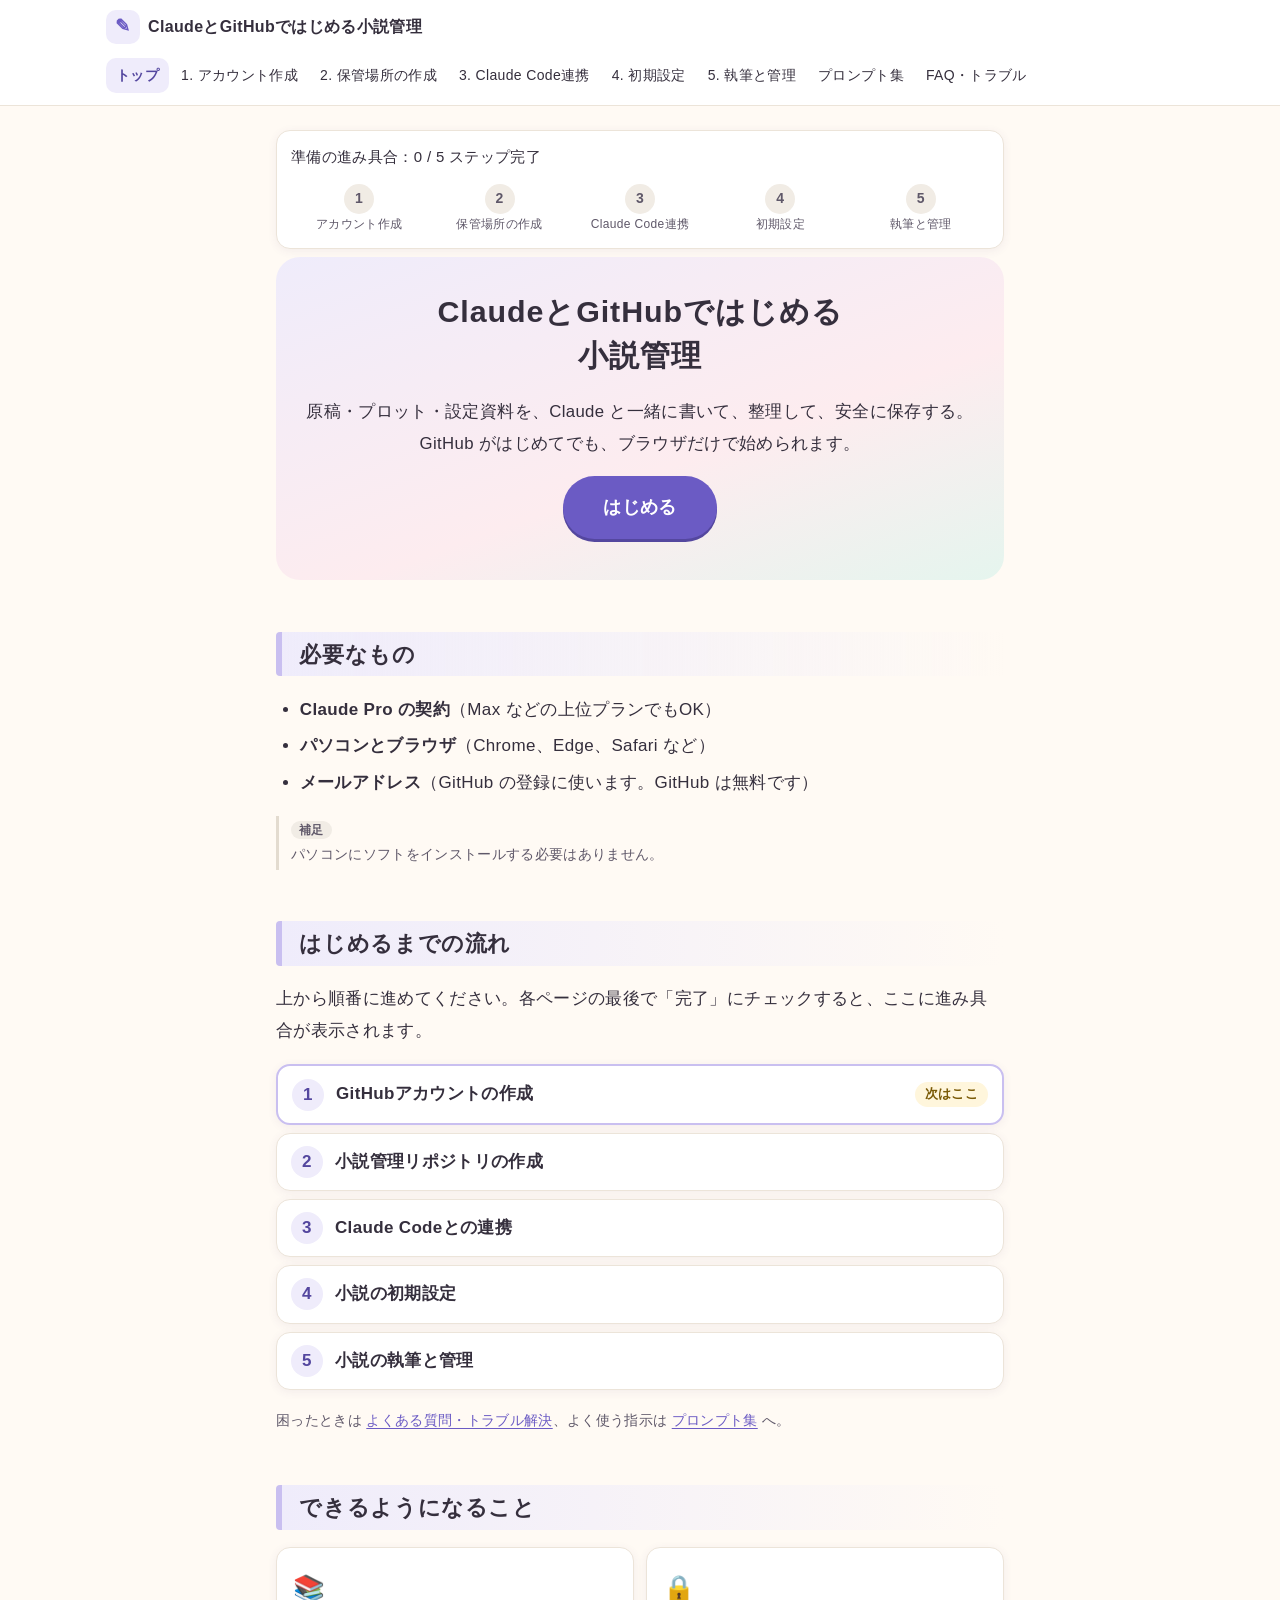
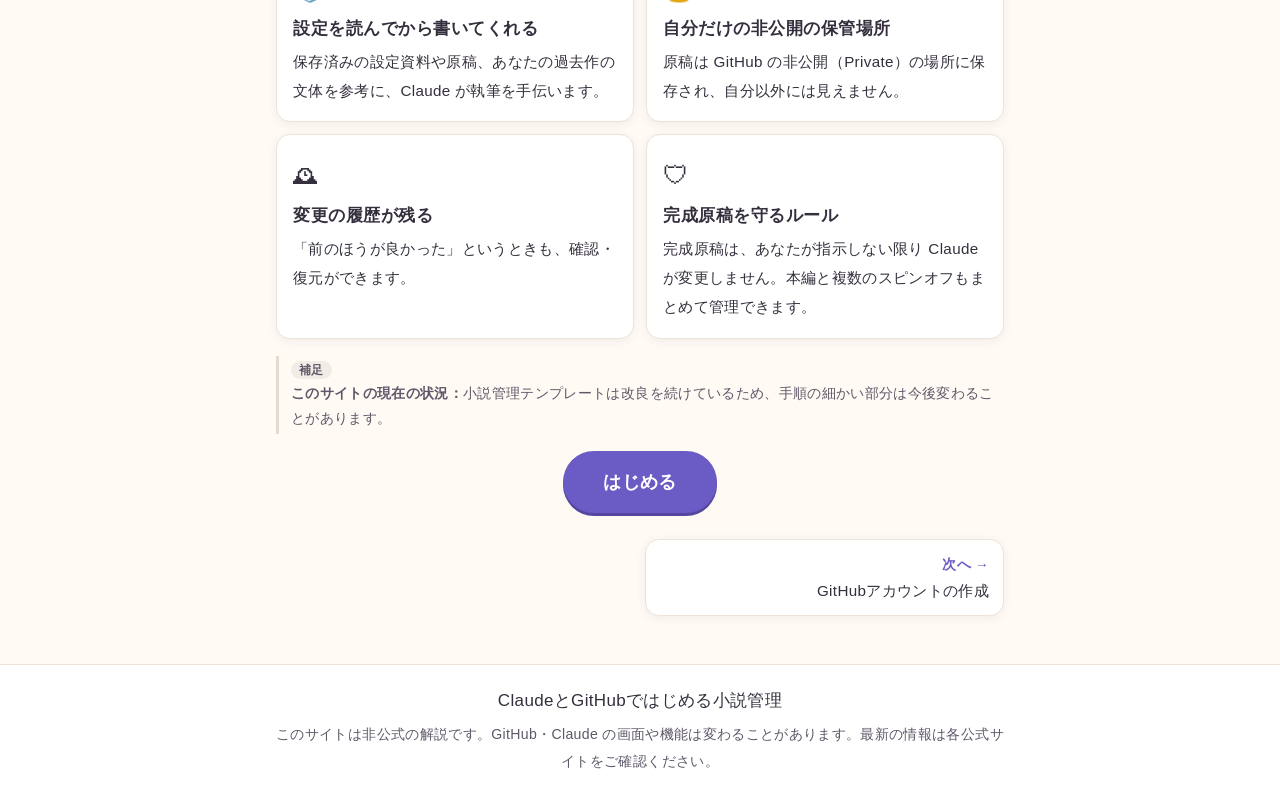
<file: index.html>
<!doctype html>
<html lang="ja">
<head>
<meta charset="utf-8">
<meta name="viewport" content="width=device-width, initial-scale=1">
<title>ClaudeとGitHubではじめる小説管理</title>
<meta name="description" content="GitHubを使ったことがない人でも、ブラウザだけでClaudeと一緒に小説の原稿・プロット・設定資料を管理できるようになるための手順を、ひとつずつ解説します。">
<link rel="icon" href="favicon.svg" type="image/svg+xml">
<link rel="stylesheet" href="assets/css/style.css">
<script src="assets/js/config.js" defer></script>
<script src="assets/js/prompts.js" defer></script>
<script src="assets/js/main.js" defer></script>
</head>
<body>
<a class="skip-link" href="#main">本文へ移動</a>
<header id="site-header" class="site-header">
  <div class="header-inner"><a class="brand" href="index.html">ClaudeとGitHubではじめる小説管理</a></div>
</header>

<main id="main">
<div id="progress" class="progress" aria-live="polite"></div>
<noscript><p class="callout callout-warn">このサイトのメニューやコピーボタンを使うには、ブラウザのJavaScriptを有効にしてください。</p></noscript>

<!-- ===== ここから本文 ===== -->
<article>
<section class="hero">
  <h1>ClaudeとGitHubではじめる<br>小説管理</h1>
  <p class="lead">原稿・プロット・設定資料を、Claude と一緒に書いて、整理して、安全に保存する。<br>GitHub がはじめてでも、ブラウザだけで始められます。</p>
  <p><a class="button button-large" href="github-account.html">はじめる</a></p>
</section>

<h2>必要なもの</h2>
<ul>
  <li><strong>Claude Pro の契約</strong>（Max などの上位プランでもOK）</li>
  <li><strong>パソコンとブラウザ</strong>（Chrome、Edge、Safari など）</li>
  <li><strong>メールアドレス</strong>（GitHub の登録に使います。GitHub は無料です）</li>
</ul>
<div class="note"><p>パソコンにソフトをインストールする必要はありません。</p></div>

<h2>はじめるまでの流れ</h2>
<p>上から順番に進めてください。各ページの最後で「完了」にチェックすると、ここに進み具合が表示されます。</p>
<ol id="step-checklist" class="checklist">
  <li><a href="github-account.html">1. GitHubアカウントの作成</a></li>
  <li><a href="create-repository.html">2. 小説管理リポジトリの作成</a></li>
  <li><a href="claude-code.html">3. Claude Codeとの連携</a></li>
  <li><a href="initial-setup.html">4. 小説の初期設定</a></li>
  <li><a href="writing.html">5. 小説の執筆と管理</a></li>
</ol>
<p class="small">困ったときは <a href="faq.html">よくある質問・トラブル解決</a>、よく使う指示は <a href="prompts.html">プロンプト集</a> へ。</p>

<h2>できるようになること</h2>
<div class="cards">
  <div class="card"><span class="card-icon" aria-hidden="true">📚</span><h3>設定を読んでから書いてくれる</h3><p>保存済みの設定資料や原稿、あなたの過去作の文体を参考に、Claude が執筆を手伝います。</p></div>
  <div class="card"><span class="card-icon" aria-hidden="true">🔒</span><h3>自分だけの非公開の保管場所</h3><p>原稿は GitHub の非公開（Private）の場所に保存され、自分以外には見えません。</p></div>
  <div class="card"><span class="card-icon" aria-hidden="true">🕰</span><h3>変更の履歴が残る</h3><p>「前のほうが良かった」というときも、確認・復元ができます。</p></div>
  <div class="card"><span class="card-icon" aria-hidden="true">🛡</span><h3>完成原稿を守るルール</h3><p>完成原稿は、あなたが指示しない限り Claude が変更しません。本編と複数のスピンオフもまとめて管理できます。</p></div>
</div>

<div class="note">
  <p><strong>このサイトの現在の状況：</strong>小説管理テンプレートは改良を続けているため、手順の細かい部分は今後変わることがあります。</p>
</div>
<p style="text-align:center"><a class="button button-large" href="github-account.html">はじめる</a></p>
</article>
<!-- ===== ここまで本文 ===== -->

<nav id="pager" class="pager" aria-label="前後のページ"></nav>
</main>

<footer id="site-footer" class="site-footer"></footer>
</body>
</html>
</file>
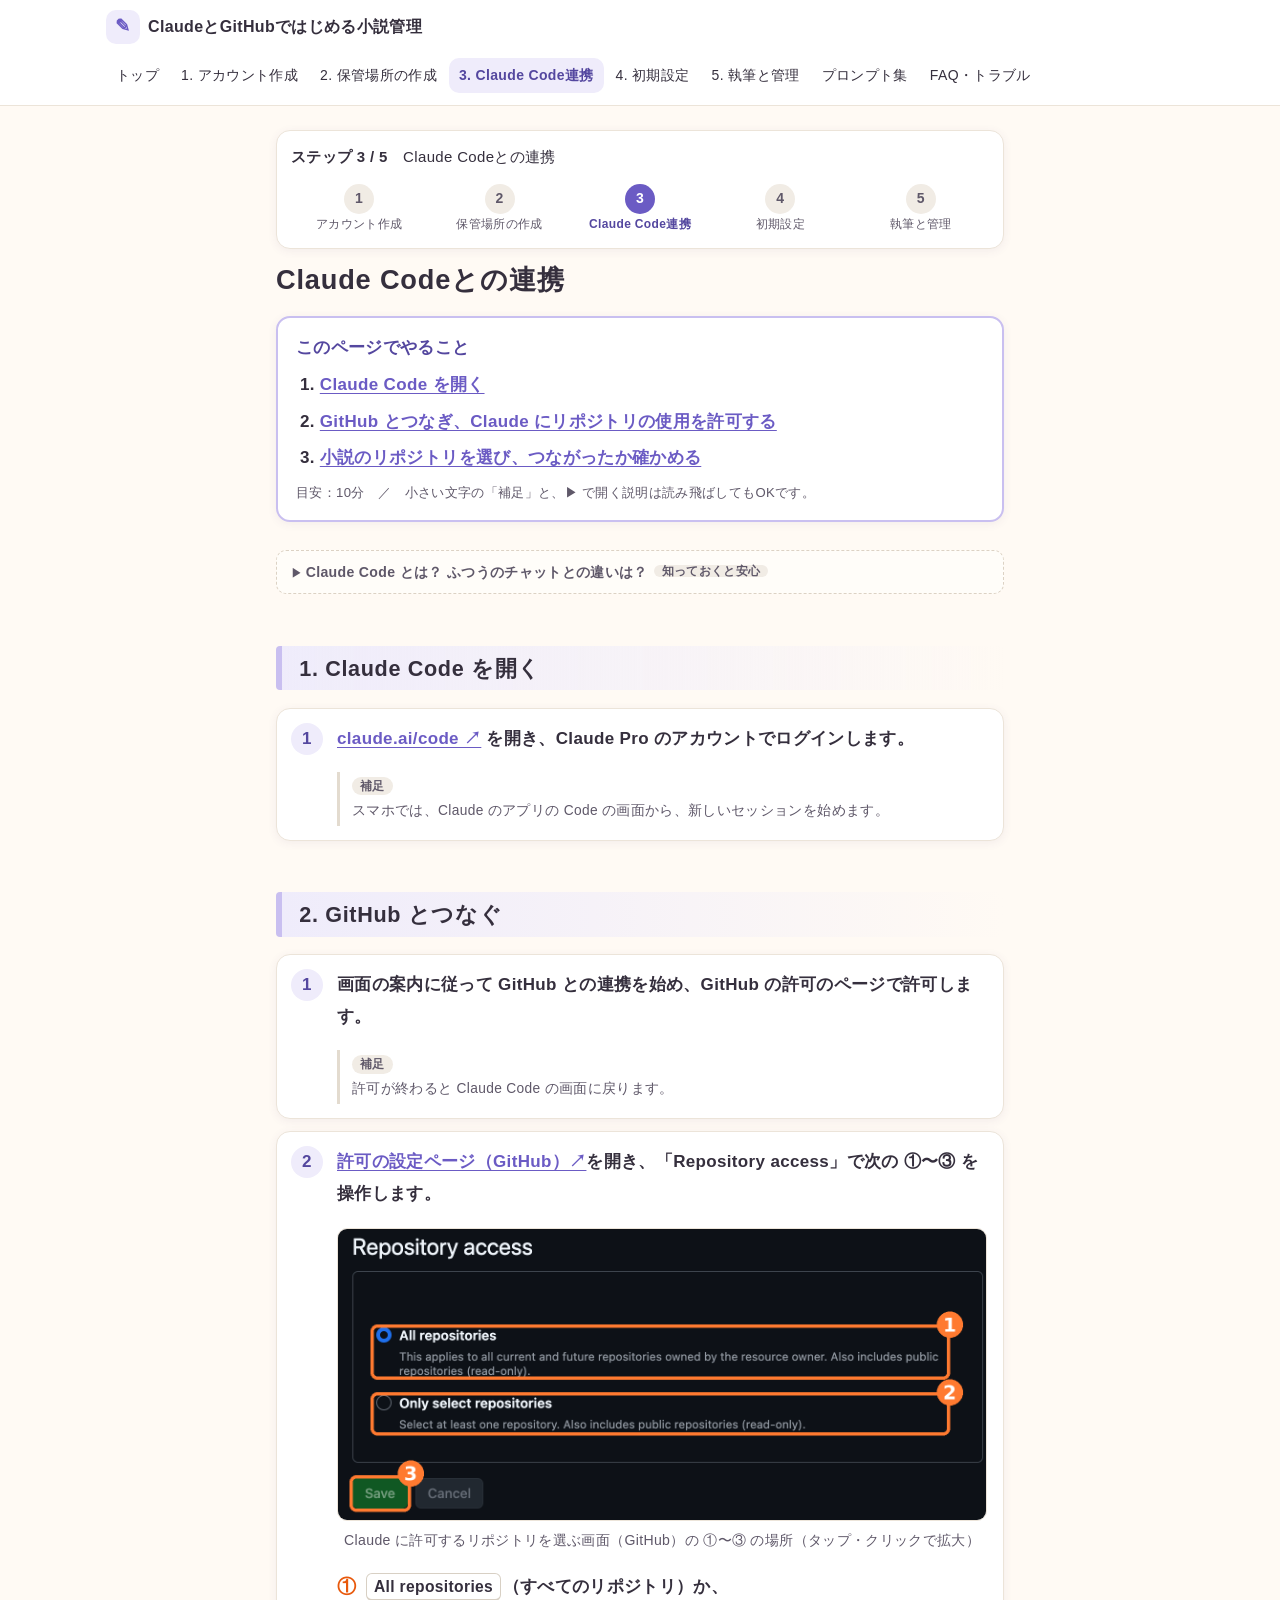
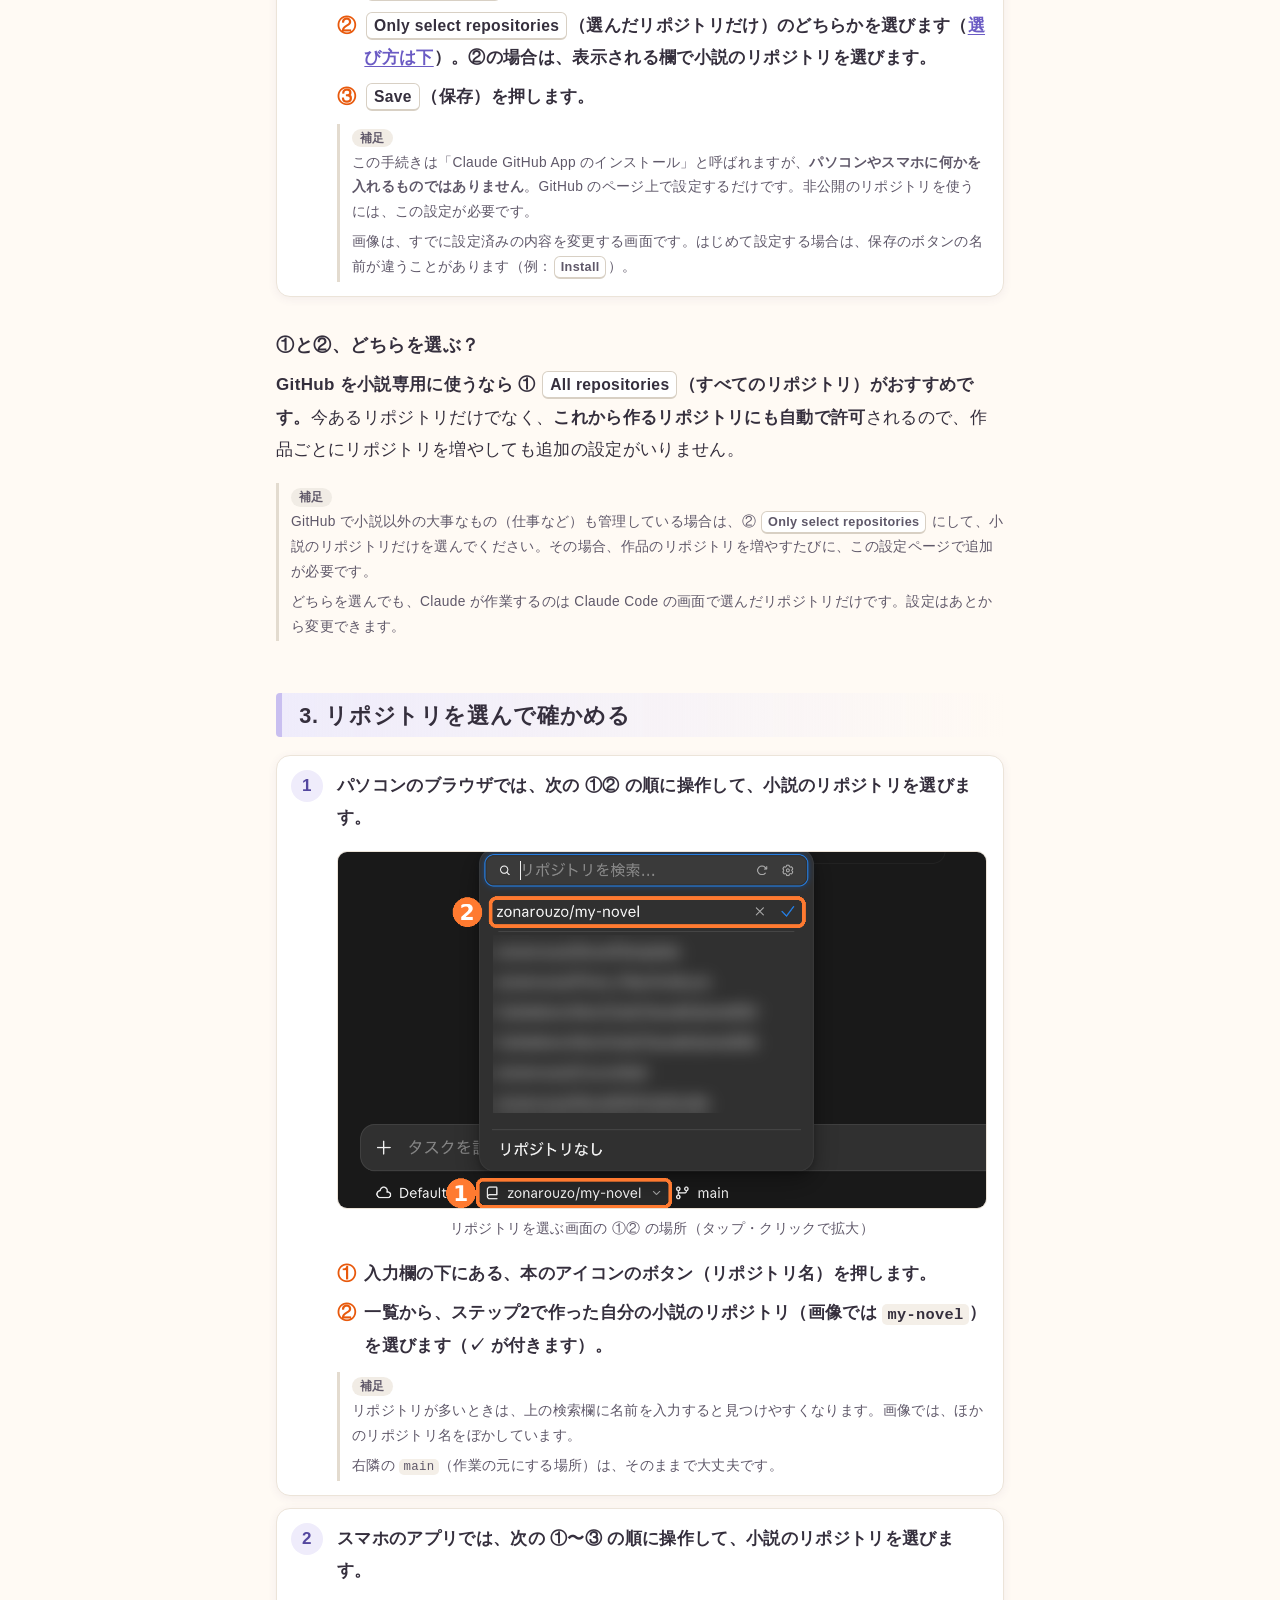
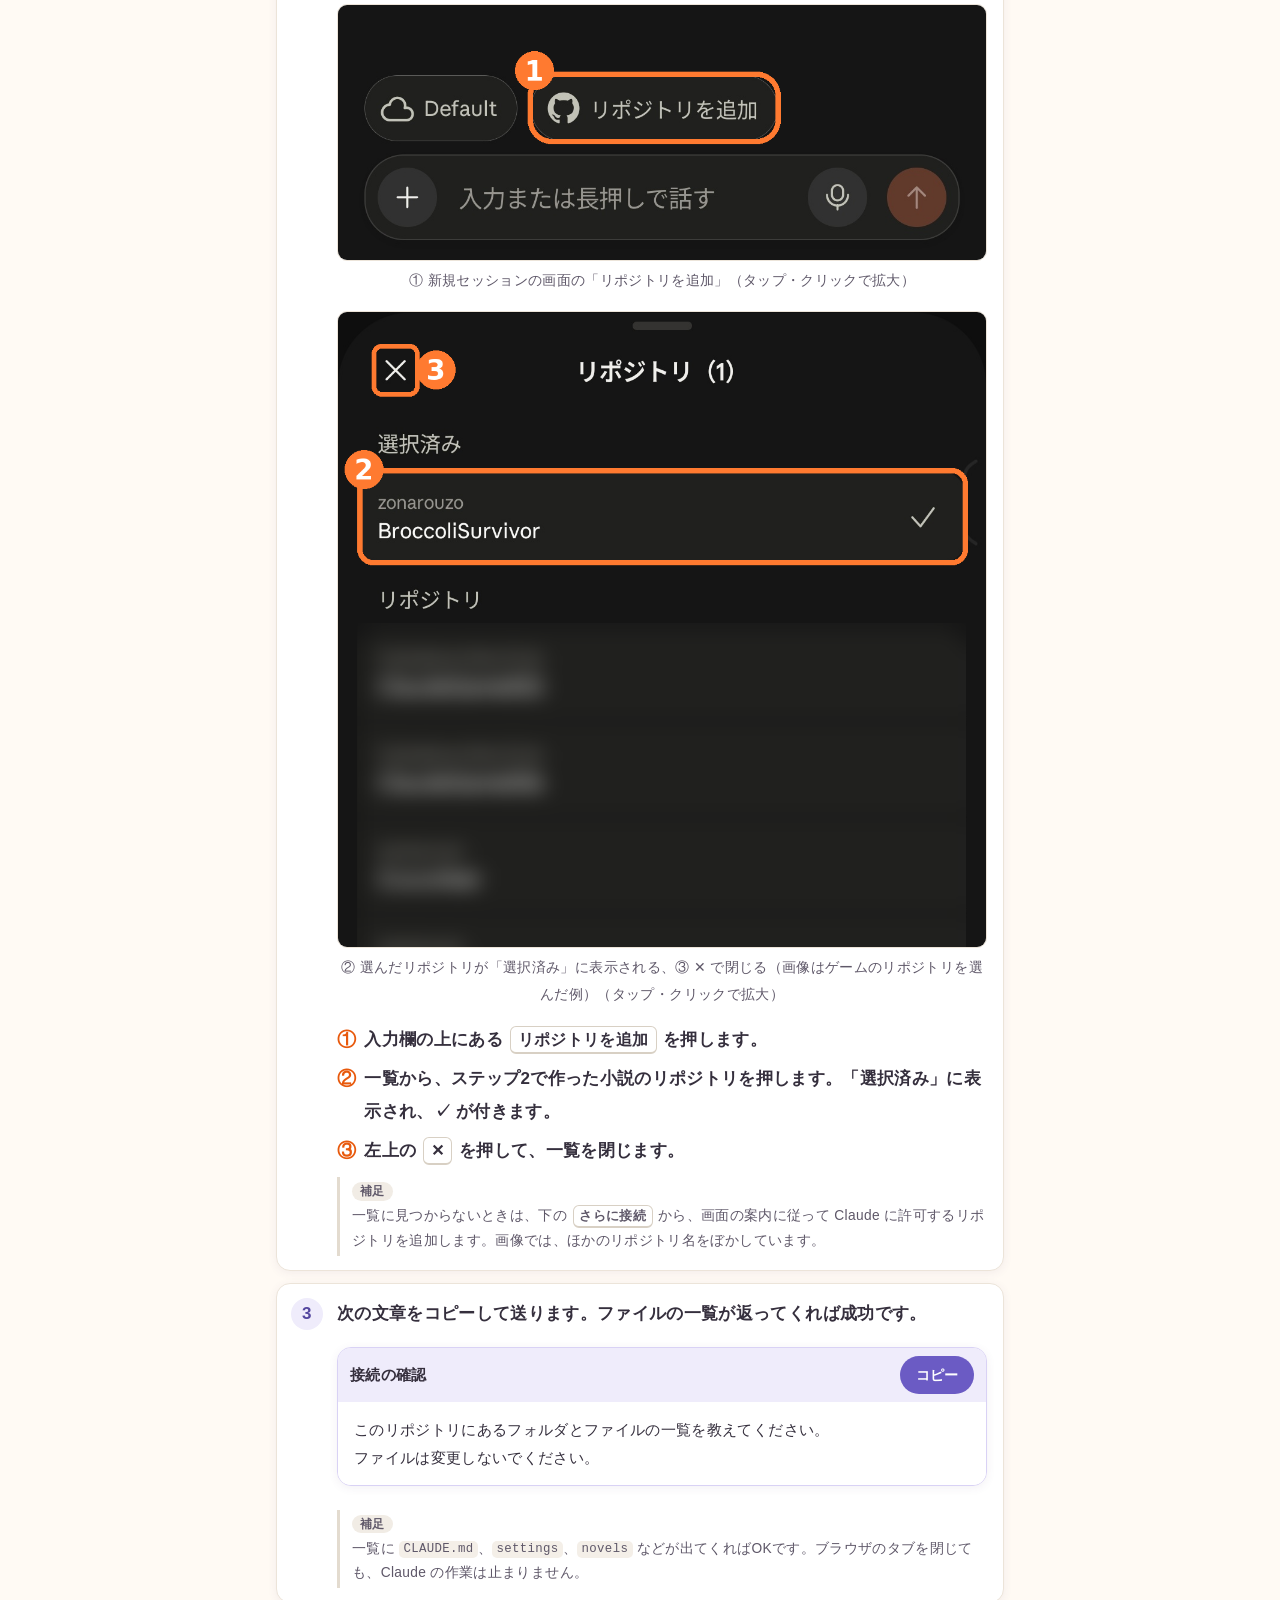
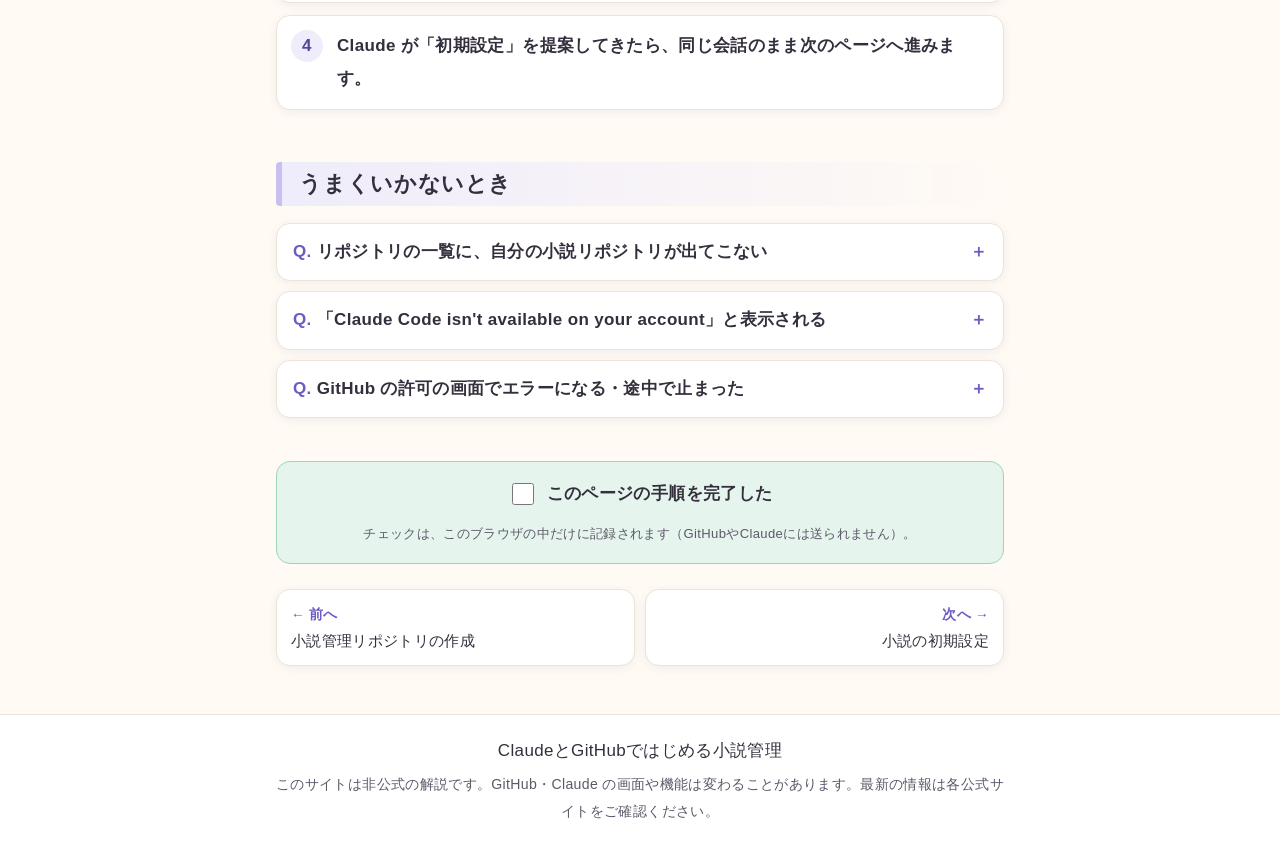
<file: claude-code.html>
<!doctype html>
<html lang="ja">
<head>
<meta charset="utf-8">
<meta name="viewport" content="width=device-width, initial-scale=1">
<title>Claude Codeとの連携｜ClaudeとGitHubではじめる小説管理</title>
<meta name="description" content="ブラウザ版Claude Codeを開き、GitHubと連携して、作成した小説管理リポジトリを操作できるようにする方法を説明します。">
<link rel="icon" href="favicon.svg" type="image/svg+xml">
<link rel="stylesheet" href="assets/css/style.css">
<script src="assets/js/config.js" defer></script>
<script src="assets/js/prompts.js" defer></script>
<script src="assets/js/main.js" defer></script>
</head>
<body>
<a class="skip-link" href="#main">本文へ移動</a>
<header id="site-header" class="site-header">
  <div class="header-inner"><a class="brand" href="index.html">ClaudeとGitHubではじめる小説管理</a></div>
</header>

<main id="main">
<div id="progress" class="progress" aria-live="polite"></div>
<noscript><p class="callout callout-warn">このサイトのメニューやコピーボタンを使うには、ブラウザのJavaScriptを有効にしてください。</p></noscript>

<!-- ===== ここから本文 ===== -->
<article>
<h1>Claude Codeとの連携</h1>

<div class="todo">
  <p class="todo-title">このページでやること</p>
  <ol>
    <li><a href="#open">Claude Code を開く</a></li>
    <li><a href="#connect">GitHub とつなぎ、Claude にリポジトリの使用を許可する</a></li>
    <li><a href="#select">小説のリポジトリを選び、つながったか確かめる</a></li>
  </ol>
  <p class="todo-meta">目安：10分　／　小さい文字の「補足」と、▶ で開く説明は読み飛ばしてもOKです。</p>
</div>

<details class="more" id="what">
  <summary>Claude Code とは？ ふつうのチャットとの違いは？<span class="more-tag">知っておくと安心</span></summary>
  <div class="more-body">
    <p>Claude Code は、Claude が<strong>ファイルを直接読んだり、書いたり、保存したりできる</strong>作業モードです。ブラウザ版では、クラウド上の作業スペースにあなたのリポジトリを取り込んで作業します。公式ドキュメントでは、Pro・Max などのプランで利用できると案内されています。</p>
    <div class="table-wrap"><table>
      <tr><th></th><th>ふつうのチャット</th><th>Claude Code</th></tr>
      <tr><td>ファイル</td><td>自分で貼り付ける</td><td>Claude が自分で読む</td></tr>
      <tr><td>書いた文章</td><td>会話に表示されるだけ</td><td>ファイルとして作成・修正</td></tr>
      <tr><td>保存</td><td>自分でコピーして保存</td><td>Claude が GitHub に保存</td></tr>
    </table></div>
    <p>どちらも同じアカウントで使え、利用量はプランの上限を共有します。参考：<a data-link="claudeCodeWebDocs" href="https://code.claude.com/docs/en/web-quickstart">Claude Code 公式ドキュメント（英語）↗</a></p>
  </div>
</details>

<h2 id="open">1. Claude Code を開く</h2>
<ol class="steps">
  <li><p class="step-main"><a data-link="claudeCode" href="https://claude.ai/code">claude.ai/code ↗</a> を開き、Claude Pro のアカウントでログインします。</p>
    <div class="note"><p>スマホでは、Claude のアプリの Code の画面から、新しいセッションを始めます。</p></div>
    <figure class="shot" data-shot="claude-code-top" data-caption="Claude Code の最初の画面"></figure></li>
</ol>

<h2 id="connect">2. GitHub とつなぐ</h2>
<ol class="steps">
  <li><p class="step-main">画面の案内に従って GitHub との連携を始め、GitHub の許可のページで許可します。</p>
    <figure class="shot" data-shot="github-authorize" data-caption="GitHub の許可の画面"></figure>
    <div class="note"><p>許可が終わると Claude Code の画面に戻ります。</p></div></li>
  <li><p class="step-main"><a data-link="claudeGithubApp" href="https://github.com/apps/claude/installations/new">許可の設定ページ（GitHub）↗</a>を開き、「Repository access」で次の ①〜③ を操作します。</p>
    <figure class="shot" data-shot="github-app-install" data-caption="Claude に許可するリポジトリを選ぶ画面（GitHub）の ①〜③ の場所"></figure>
    <ul class="marks">
      <li><span class="mark">①</span><span><span class="ui">All repositories</span>（すべてのリポジトリ）か、</span></li>
      <li><span class="mark">②</span><span><span class="ui">Only select repositories</span>（選んだリポジトリだけ）のどちらかを選びます（<a href="#app-scope">選び方は下</a>）。②の場合は、表示される欄で小説のリポジトリを選びます。</span></li>
      <li><span class="mark">③</span><span><span class="ui">Save</span>（保存）を押します。</span></li>
    </ul>
    <div class="note">
      <p>この手続きは「Claude GitHub App のインストール」と呼ばれますが、<strong>パソコンやスマホに何かを入れるものではありません</strong>。GitHub のページ上で設定するだけです。非公開のリポジトリを使うには、この設定が必要です。</p>
      <p>画像は、すでに設定済みの内容を変更する画面です。はじめて設定する場合は、保存のボタンの名前が違うことがあります（例：<span class="ui">Install</span>）。</p>
    </div></li>
</ol>

<h3 id="app-scope">①と②、どちらを選ぶ？</h3>
<p><strong>GitHub を小説専用に使うなら ① <span class="ui">All repositories</span>（すべてのリポジトリ）がおすすめです。</strong>今あるリポジトリだけでなく、<strong>これから作るリポジトリにも自動で許可</strong>されるので、作品ごとにリポジトリを増やしても追加の設定がいりません。</p>
<div class="note">
  <p>GitHub で小説以外の大事なもの（仕事など）も管理している場合は、② <span class="ui">Only select repositories</span> にして、小説のリポジトリだけを選んでください。その場合、作品のリポジトリを増やすたびに、この設定ページで追加が必要です。</p>
  <p>どちらを選んでも、Claude が作業するのは Claude Code の画面で選んだリポジトリだけです。設定はあとから変更できます。</p>
</div>

<h2 id="select">3. リポジトリを選んで確かめる</h2>
<ol class="steps">
  <li><p class="step-main"><strong>パソコンのブラウザ</strong>では、次の ①② の順に操作して、小説のリポジトリを選びます。</p>
    <figure class="shot" data-shot="claude-code-repo-select" data-caption="リポジトリを選ぶ画面の ①② の場所"></figure>
    <ul class="marks">
      <li><span class="mark">①</span><span>入力欄の下にある、<strong>本のアイコンのボタン</strong>（リポジトリ名）を押します。</span></li>
      <li><span class="mark">②</span><span>一覧から、<strong>ステップ2で作った自分の小説のリポジトリ</strong>（画像では <code>my-novel</code>）を選びます（✓ が付きます）。</span></li>
    </ul>
    <div class="note">
      <p>リポジトリが多いときは、上の検索欄に名前を入力すると見つけやすくなります。画像では、ほかのリポジトリ名をぼかしています。</p>
      <p>右隣の <code>main</code>（作業の元にする場所）は、そのままで大丈夫です。</p>
    </div></li>
  <li id="select-app"><p class="step-main"><strong>スマホのアプリ</strong>では、次の ①〜③ の順に操作して、小説のリポジトリを選びます。</p>
    <figure class="shot" data-shot="app-repo-add" data-caption="① 新規セッションの画面の「リポジトリを追加」"></figure>
    <figure class="shot" data-shot="app-repo-select" data-caption="② 選んだリポジトリが「選択済み」に表示される、③ ✕ で閉じる（画像はゲームのリポジトリを選んだ例）"></figure>
    <ul class="marks">
      <li><span class="mark">①</span><span>入力欄の上にある <span class="ui">リポジトリを追加</span> を押します。</span></li>
      <li><span class="mark">②</span><span>一覧から、ステップ2で作った小説のリポジトリを押します。「選択済み」に表示され、✓ が付きます。</span></li>
      <li><span class="mark">③</span><span>左上の <span class="ui">✕</span> を押して、一覧を閉じます。</span></li>
    </ul>
    <div class="note"><p>一覧に見つからないときは、下の <span class="ui">さらに接続</span> から、画面の案内に従って Claude に許可するリポジトリを追加します。画像では、ほかのリポジトリ名をぼかしています。</p></div></li>
  <li id="test"><p class="step-main">次の文章をコピーして送ります。ファイルの一覧が返ってくれば成功です。</p>
    <pre class="copyable" data-title="接続の確認">このリポジトリにあるフォルダとファイルの一覧を教えてください。
ファイルは変更しないでください。</pre>
    <div class="note"><p>一覧に <code>CLAUDE.md</code>、<code>settings</code>、<code>novels</code> などが出てくればOKです。ブラウザのタブを閉じても、Claude の作業は止まりません。</p></div></li>
  <li><p class="step-main">Claude が「初期設定」を提案してきたら、<strong>同じ会話のまま次のページへ</strong>進みます。</p></li>
</ol>

<h2 id="trouble">うまくいかないとき</h2>
<details class="faq">
  <summary>リポジトリの一覧に、自分の小説リポジトリが出てこない</summary>
  <div class="answer">
    <p>Claude にそのリポジトリの使用が許可されていない可能性があります。</p>
    <ol>
      <li><a data-link="claudeGithubApp" href="https://github.com/apps/claude/installations/new">許可の設定ページ（GitHub）↗</a>を開きます。</li>
      <li>自分のアカウントを選び、小説のリポジトリが許可に含まれているか確認します。なければ追加して保存します。</li>
      <li>Claude Code の画面を再読み込みします。</li>
    </ol>
  </div>
</details>
<details class="faq">
  <summary>「Claude Code isn't available on your account」と表示される</summary>
  <div class="answer">
    <p>Claude Pro（または上位プラン）のアカウントでログインしているか確認してください。会社などの組織アカウントの場合は、管理者の設定が必要なことがあります。</p>
  </div>
</details>
<details class="faq">
  <summary>GitHub の許可の画面でエラーになる・途中で止まった</summary>
  <div class="answer">
    <p>GitHub に正しいアカウントでログインしているか確認し、Claude Code のページを開き直して連携をやり直してください。</p>
  </div>
</details>
</article>
<!-- ===== ここまで本文 ===== -->

<div id="step-done" class="step-done"></div>
<nav id="pager" class="pager" aria-label="前後のページ"></nav>
</main>

<footer id="site-footer" class="site-footer"></footer>
</body>
</html>
</file>
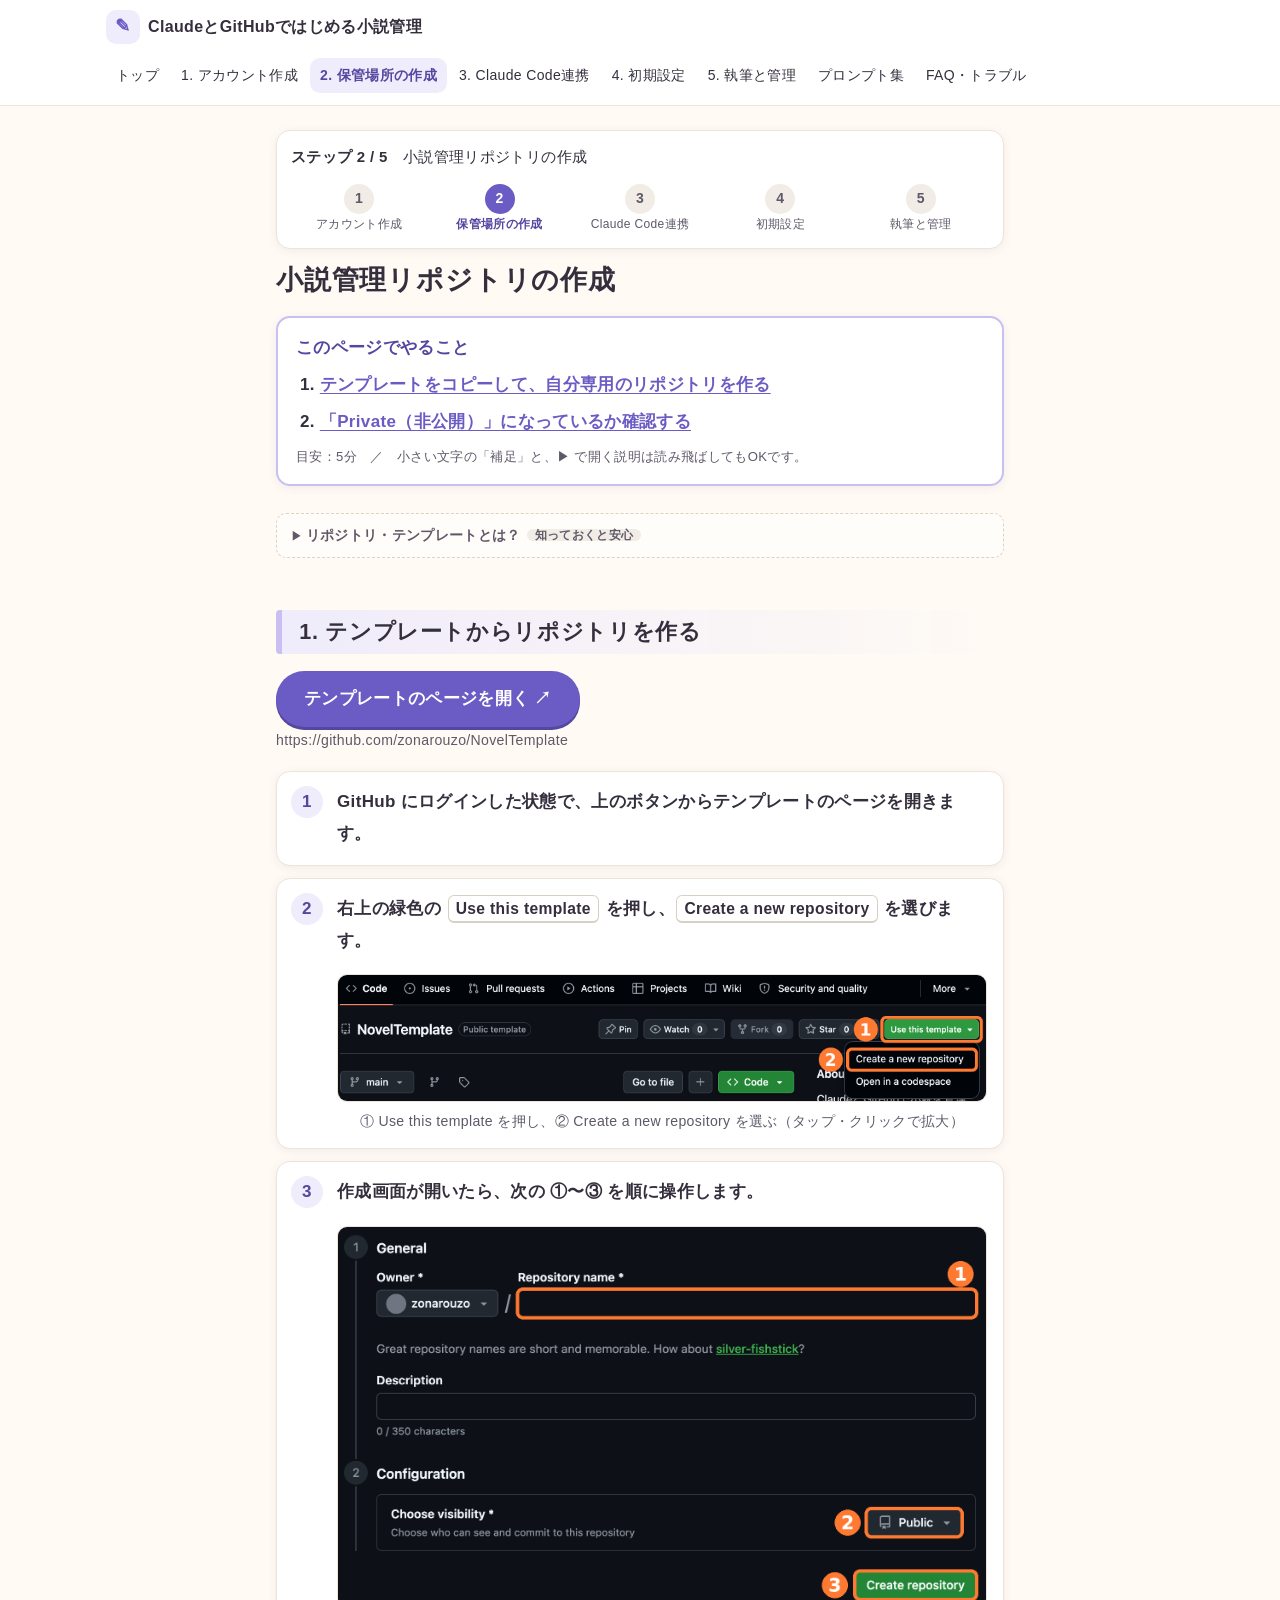
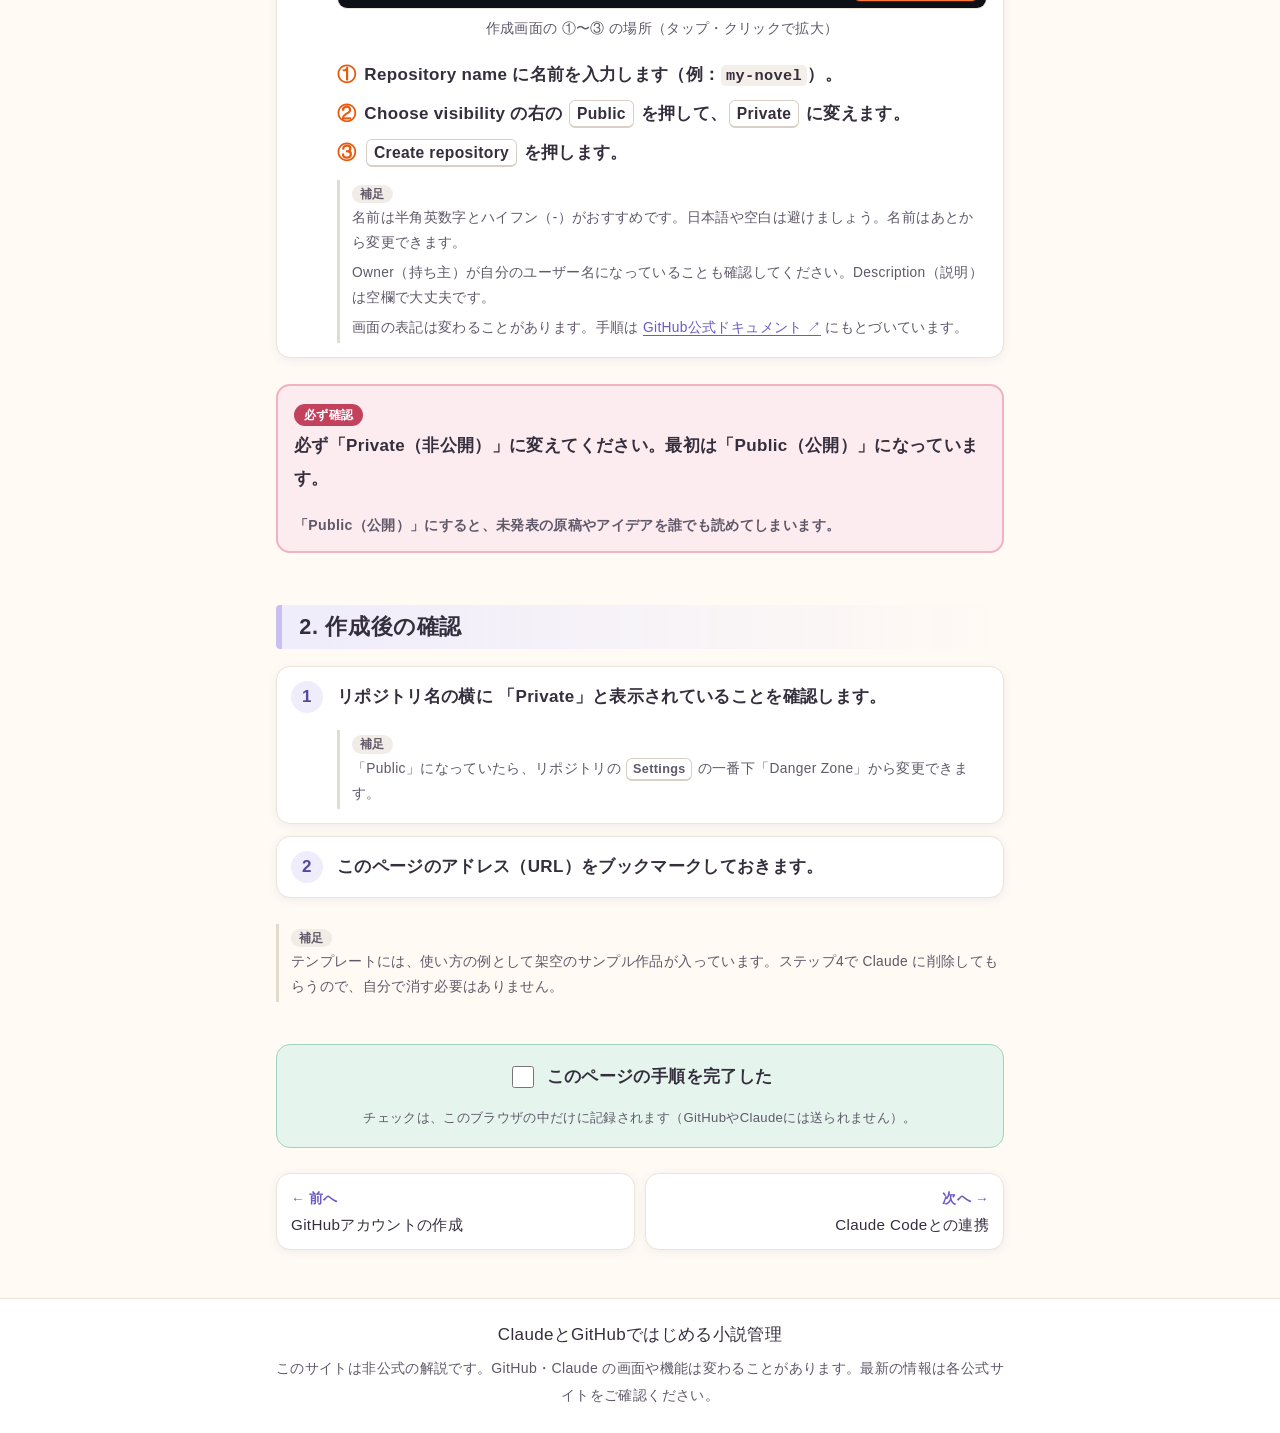
<file: create-repository.html>
<!doctype html>
<html lang="ja">
<head>
<meta charset="utf-8">
<meta name="viewport" content="width=device-width, initial-scale=1">
<title>小説管理リポジトリの作成｜ClaudeとGitHubではじめる小説管理</title>
<meta name="description" content="テンプレートをコピーして、自分専用の非公開（Private）の小説管理リポジトリを作る方法を説明します。">
<link rel="icon" href="favicon.svg" type="image/svg+xml">
<link rel="stylesheet" href="assets/css/style.css">
<script src="assets/js/config.js" defer></script>
<script src="assets/js/prompts.js" defer></script>
<script src="assets/js/main.js" defer></script>
</head>
<body>
<a class="skip-link" href="#main">本文へ移動</a>
<header id="site-header" class="site-header">
  <div class="header-inner"><a class="brand" href="index.html">ClaudeとGitHubではじめる小説管理</a></div>
</header>

<main id="main">
<div id="progress" class="progress" aria-live="polite"></div>
<noscript><p class="callout callout-warn">このサイトのメニューやコピーボタンを使うには、ブラウザのJavaScriptを有効にしてください。</p></noscript>

<!-- ===== ここから本文 ===== -->
<article>
<h1>小説管理リポジトリの作成</h1>

<div class="todo">
  <p class="todo-title">このページでやること</p>
  <ol>
    <li><a href="#template">テンプレートをコピーして、自分専用のリポジトリを作る</a></li>
    <li><a href="#check">「Private（非公開）」になっているか確認する</a></li>
  </ol>
  <p class="todo-meta">目安：5分　／　小さい文字の「補足」と、▶ で開く説明は読み飛ばしてもOKです。</p>
</div>

<details class="more" id="what">
  <summary>リポジトリ・テンプレートとは？<span class="more-tag">知っておくと安心</span></summary>
  <div class="more-body">
    <p><strong>リポジトリ</strong>は、GitHub の中の「保管箱」です。1つのリポジトリに、ひとつの作品世界（本編とスピンオフ）をまとめて保管します。</p>
    <p><strong>テンプレート</strong>は、小説管理に必要なフォルダや Claude 用のルール（<code>CLAUDE.md</code>）が入った「ひな形」です。中身は次の構成です。</p>
    <div class="table-wrap"><table>
      <tr><th>フォルダ・ファイル</th><th>入れるもの</th></tr>
      <tr><td><code>settings/</code></td><td>共通の設定資料（キャラクター・世界観・年表・文体ルール）。中に <code>style_samples/</code>（文体の手本にする過去作）</td></tr>
      <tr><td><code>novels/</code></td><td>本編の完成原稿。中に <code>drafts/</code>（第一稿）と <code>plots/</code>（プロット）</td></tr>
      <tr><td><code>spinoffs/</code></td><td>スピンオフ。作品ごとのフォルダに、完成原稿・<code>drafts/</code>・<code>plots/</code>・必要なら <code>settings/</code></td></tr>
      <tr><td><code>CLAUDE.md</code></td><td>Claude が守る作業ルール</td></tr>
    </table></div>
    <p>原稿は <code>.txt</code>、設定資料やプロットは <code>.md</code> で保存されます。</p>
  </div>
</details>

<h2 id="template">1. テンプレートからリポジトリを作る</h2>
<div data-template-link></div>
<ol class="steps">
  <li><p class="step-main">GitHub にログインした状態で、上のボタンからテンプレートのページを開きます。</p></li>
  <li><p class="step-main">右上の緑色の <span class="ui">Use this template</span> を押し、<span class="ui">Create a new repository</span> を選びます。</p>
    <figure class="shot" data-shot="template-use-button" data-caption="① Use this template を押し、② Create a new repository を選ぶ"></figure></li>
  <li id="name"><p class="step-main">作成画面が開いたら、次の ①〜③ を順に操作します。</p>
    <figure class="shot" data-shot="template-create-form" data-caption="作成画面の ①〜③ の場所"></figure>
    <ul class="marks">
      <li><span class="mark">①</span><span><strong>Repository name</strong> に名前を入力します（例：<code>my-novel</code>）。</span></li>
      <li id="private"><span class="mark">②</span><span><strong>Choose visibility</strong> の右の <span class="ui">Public</span> を押して、<span class="ui">Private</span> に変えます。</span></li>
      <li><span class="mark">③</span><span><span class="ui">Create repository</span> を押します。</span></li>
    </ul>
    <div class="note">
      <p>名前は半角英数字とハイフン（-）がおすすめです。日本語や空白は避けましょう。名前はあとから変更できます。</p>
      <p>Owner（持ち主）が自分のユーザー名になっていることも確認してください。Description（説明）は空欄で大丈夫です。</p>
      <p>画面の表記は変わることがあります。手順は <a data-link="githubDocsTemplate" href="https://docs.github.com/ja/repositories/creating-and-managing-repositories/creating-a-repository-from-a-template">GitHub公式ドキュメント ↗</a> にもとづいています。</p>
    </div></li>
</ol>

<div class="must">
  <p>必ず「Private（非公開）」に変えてください。最初は「Public（公開）」になっています。</p>
  <p class="small">「Public（公開）」にすると、未発表の原稿やアイデアを誰でも読めてしまいます。</p>
</div>

<h2 id="check">2. 作成後の確認</h2>
<ol class="steps">
  <li><p class="step-main">リポジトリ名の横に <strong>「Private」</strong>と表示されていることを確認します。</p>
    <figure class="shot" data-shot="repo-created" data-caption="作成したリポジトリのページ"></figure>
    <div class="note"><p>「Public」になっていたら、リポジトリの <span class="ui">Settings</span> の一番下「Danger Zone」から変更できます。</p></div></li>
  <li><p class="step-main">このページのアドレス（URL）をブックマークしておきます。</p></li>
</ol>
<div class="note"><p>テンプレートには、使い方の例として架空のサンプル作品が入っています。ステップ4で Claude に削除してもらうので、自分で消す必要はありません。</p></div>
</article>
<!-- ===== ここまで本文 ===== -->

<div id="step-done" class="step-done"></div>
<nav id="pager" class="pager" aria-label="前後のページ"></nav>
</main>

<footer id="site-footer" class="site-footer"></footer>
</body>
</html>
</file>
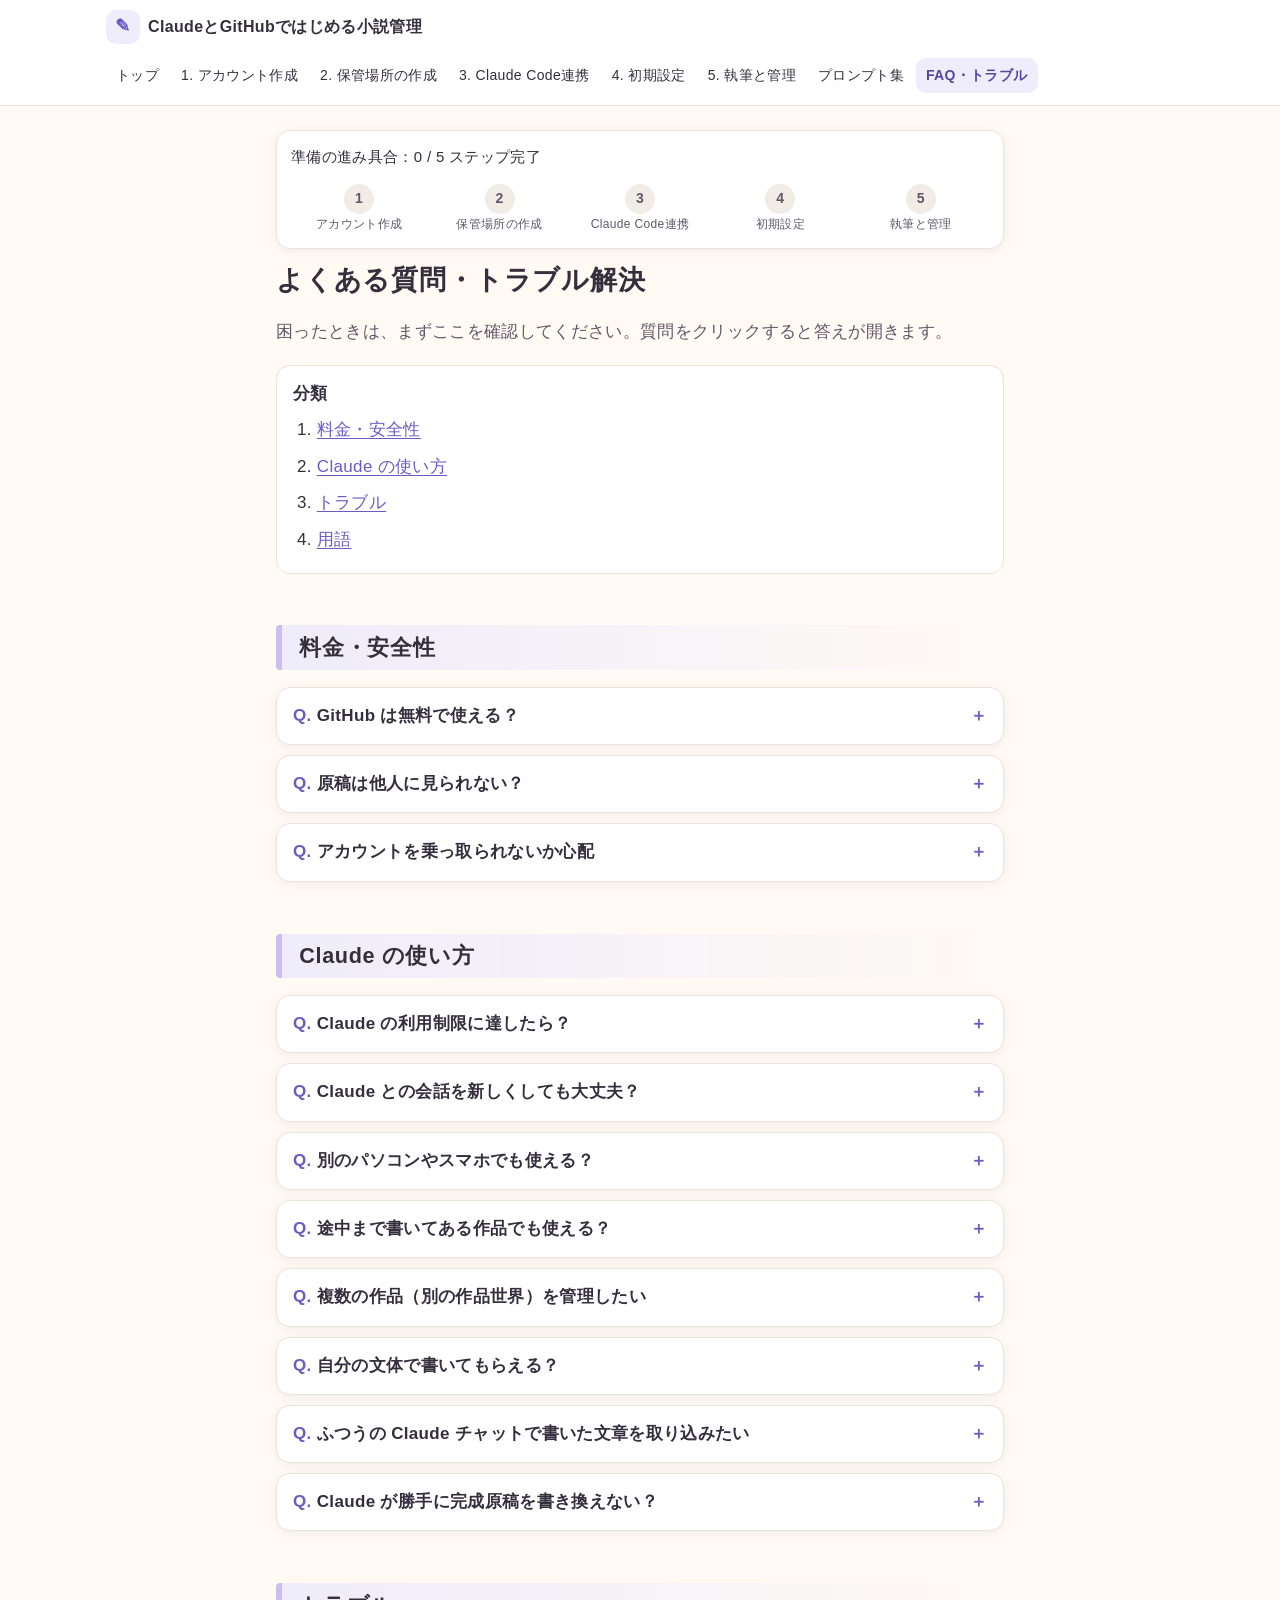
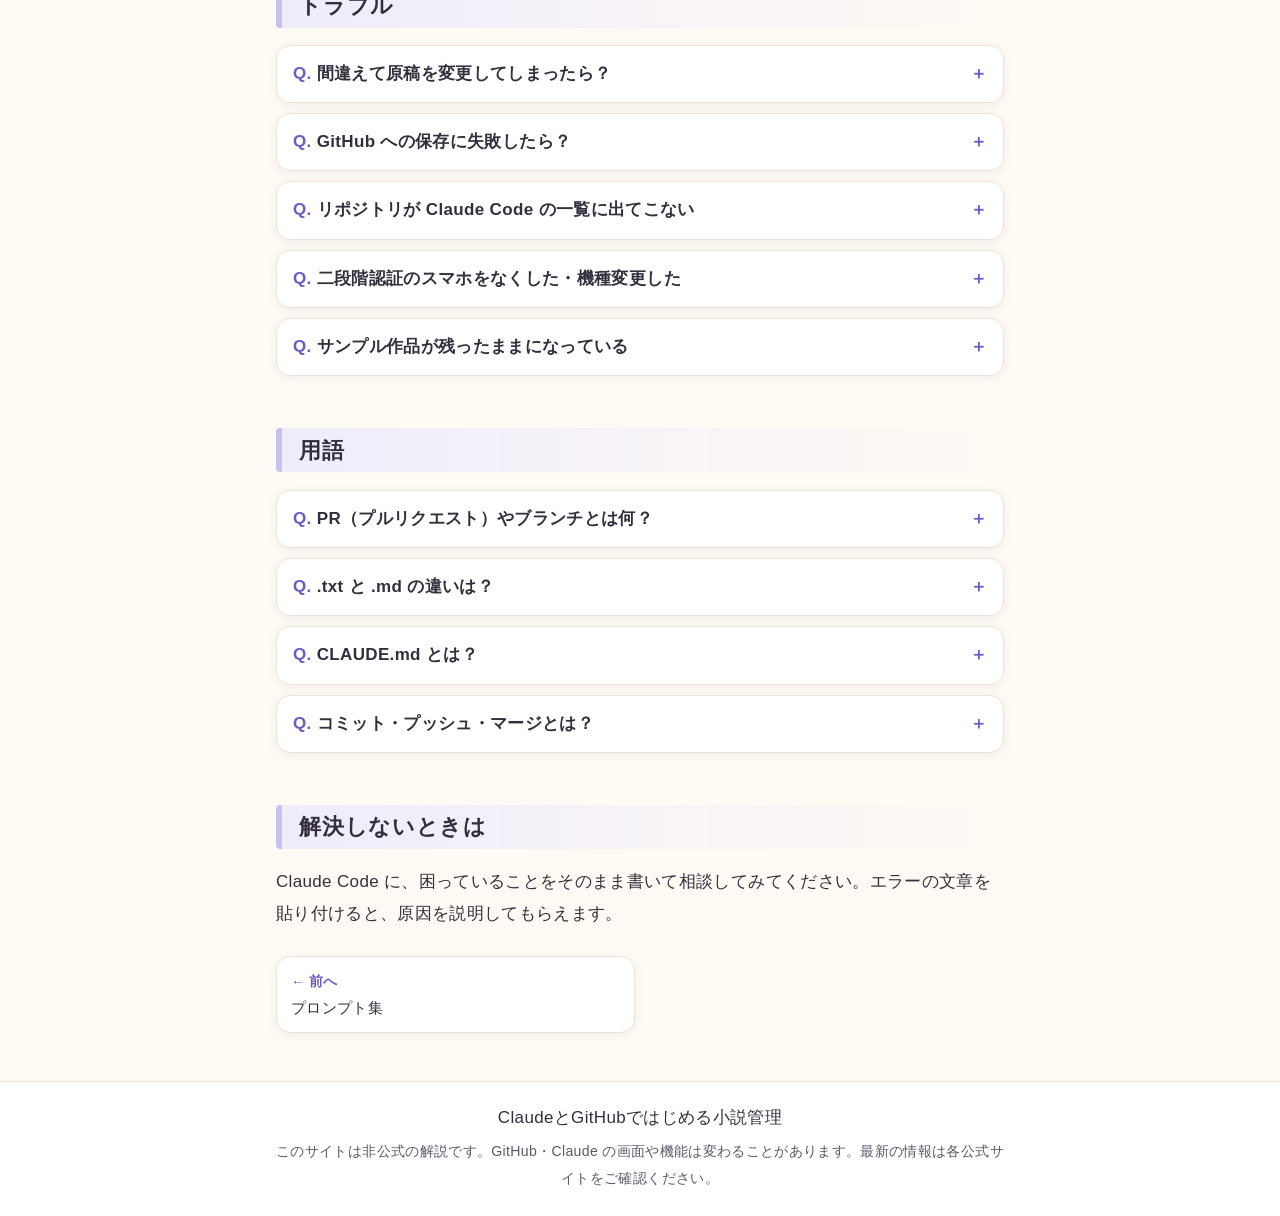
<file: faq.html>
<!doctype html>
<html lang="ja">
<head>
<meta charset="utf-8">
<meta name="viewport" content="width=device-width, initial-scale=1">
<title>よくある質問・トラブル解決｜ClaudeとGitHubではじめる小説管理</title>
<meta name="description" content="GitHubの料金、原稿の公開範囲、Claudeの利用制限、保存の失敗、PRやブランチの意味など、初心者が困りやすい内容をまとめました。">
<link rel="icon" href="favicon.svg" type="image/svg+xml">
<link rel="stylesheet" href="assets/css/style.css">
<script src="assets/js/config.js" defer></script>
<script src="assets/js/prompts.js" defer></script>
<script src="assets/js/main.js" defer></script>
</head>
<body>
<a class="skip-link" href="#main">本文へ移動</a>
<header id="site-header" class="site-header">
  <div class="header-inner"><a class="brand" href="index.html">ClaudeとGitHubではじめる小説管理</a></div>
</header>

<main id="main">
<div id="progress" class="progress" aria-live="polite"></div>
<noscript><p class="callout callout-warn">このサイトのメニューやコピーボタンを使うには、ブラウザのJavaScriptを有効にしてください。</p></noscript>

<!-- ===== ここから本文 ===== -->
<article>
<h1>よくある質問・トラブル解決</h1>
<p class="lead">困ったときは、まずここを確認してください。質問をクリックすると答えが開きます。</p>
<nav class="toc" aria-label="分類">
  <p>分類</p>
  <ol>
    <li><a href="#money">料金・安全性</a></li>
    <li><a href="#claude">Claude の使い方</a></li>
    <li><a href="#trouble">トラブル</a></li>
    <li><a href="#words">用語</a></li>
  </ol>
</nav>

<h2 id="money">料金・安全性</h2>
<details class="faq" id="free">
  <summary>GitHub は無料で使える？</summary>
  <div class="answer">
    <p>はい。個人向けの無料プラン（GitHub Free）で、<strong>非公開のリポジトリを数の制限なく作れます</strong>。このサイトの手順は無料プランで進められます。</p>
    <p>Claude Code を使うには、Claude 側の有料プラン（Claude Pro など）が必要です。</p>
    <p class="small">プランの内容は変わることがあります。<a data-link="githubDocsPlans" href="https://docs.github.com/ja/get-started/learning-about-github/githubs-plans">GitHub公式のプラン説明 ↗</a></p>
  </div>
</details>
<details class="faq" id="private">
  <summary>原稿は他人に見られない？</summary>
  <div class="answer">
    <p>リポジトリを <strong>Private（非公開）</strong>で作っていれば、あなたと、あなたが許可した人やサービスだけがアクセスできます。Claude Code は、あなたが Claude GitHub App で許可したリポジトリにアクセスします。</p>
    <p>リポジトリ名の横に「Private」と表示されているか確認してください。「Public」になっていたら、リポジトリの <span class="ui">Settings</span> の下のほうにある「Danger Zone」から変更できます。</p>
  </div>
</details>
<details class="faq">
  <summary>アカウントを乗っ取られないか心配</summary>
  <div class="answer">
    <p>GitHub の<a href="github-account.html#2fa">二段階認証</a>を設定し、リカバリーコードを安全な場所に保管してください。パスワードはほかのサービスと使い回さないようにしましょう。</p>
  </div>
</details>

<h2 id="claude">Claude の使い方</h2>
<details class="faq" id="limit">
  <summary>Claude の利用制限に達したら？</summary>
  <div class="answer">
    <p>Claude Code の利用量は、ふつうの Claude チャットと同じ<strong>プランの利用上限</strong>に含まれます。上限に達すると、しばらく使えなくなります。</p>
    <ul>
      <li>画面に表示される、再び使えるようになる時刻まで待ってください。</li>
      <li>それまでに保存（反映）された原稿は、GitHub に残っているので消えません。</li>
      <li>長い原稿を一度にたくさん書いてもらうと、利用量が増えやすくなります。1話ずつ頼むのがおすすめです。</li>
    </ul>
  </div>
</details>
<details class="faq" id="new-session">
  <summary>Claude との会話を新しくしても大丈夫？</summary>
  <div class="answer">
    <p>大丈夫です。原稿や設定は GitHub に保存されていて、Claude は新しい会話でもそれを読んで作業します。会話の内容そのものは引き継がれないので、必要なことは改めて伝えてください。</p>
    <p>作業内容は Claude が作業のたびに main（メインの保存場所）に反映するので、新しい会話でも前回の続きから作業できます。</p>
    <p>新しい会話の最初に、次のように頼むと状況を確認できます。</p>
    <div data-prompt="trouble-new-session"></div>
  </div>
</details>
<details class="faq" id="other-pc">
  <summary>別のパソコンやスマホでも使える？</summary>
  <div class="answer">
    <p>使えます。原稿は GitHub に、作業は Claude のクラウド上にあるので、どのパソコンでも、ブラウザで GitHub と Claude にログインすれば同じように作業できます。</p>
    <p>Anthropic の案内では、Claude のスマホアプリからも Claude Code の作業を始めたり、様子を確認したりできるとされています。ただし、このサイトの手順はパソコンでの操作を前提にしています。</p>
  </div>
</details>
<details class="faq" id="midway">
  <summary>途中まで書いてある作品でも使える？</summary>
  <div class="answer">
    <p>使えます。書いてある原稿を取り込んで、続きから管理できます。取り込んだ原稿から、設定資料やプロットの案を作ってもらうこともできます。手順は <a href="initial-setup.html#import">小説の初期設定の「原稿を取り込む」</a>をご覧ください。</p>
  </div>
</details>
<details class="faq" id="multi-works">
  <summary>複数の作品（別の作品世界）を管理したい</summary>
  <div class="answer">
    <p>本編とスピンオフは1つのリポジトリでまとめて管理できます。設定を共有しない<strong>別の作品世界</strong>を書く場合は、<a href="create-repository.html">ステップ2</a>の手順でテンプレートからもう1つリポジトリを作るのがおすすめです。</p>
    <p>Claude への許可を <a href="claude-code.html#app-scope">All repositories（すべてのリポジトリ）</a>にしていれば、新しいリポジトリもすぐに Claude Code で選べます。「選んだリポジトリだけ」にしている場合は、許可の設定ページで新しいリポジトリを追加してください。</p>
  </div>
</details>
<details class="faq" id="style">
  <summary>自分の文体で書いてもらえる？</summary>
  <div class="answer">
    <p>はい。過去に書いた作品の一部を「文体サンプル」として渡すと、Claude はそれを参考にして書きます。手順は <a href="initial-setup.html#style">小説の初期設定の「自分の文体を覚えてもらう」</a>をご覧ください。</p>
  </div>
</details>
<details class="faq">
  <summary>ふつうの Claude チャットで書いた文章を取り込みたい</summary>
  <div class="answer">
    <p>チャットの文章をコピーして Claude Code に貼り付け、「これを本編の第◯話の第一稿として保存して」と頼んでください。</p>
  </div>
</details>
<details class="faq">
  <summary>Claude が勝手に完成原稿を書き換えない？</summary>
  <div class="answer">
    <p>テンプレートの <code>CLAUDE.md</code> に「完成原稿は明示的な依頼がない限り変更しない」というルールを書いており、Claude はそれに従って作業します。ただし AI は間違えることもあるので、報告の「変更したファイル」は確認するようにしましょう。万一変わってしまっても、<a href="writing.html#history">履歴から元に戻せます</a>。</p>
  </div>
</details>

<h2 id="trouble">トラブル</h2>
<details class="faq" id="wrong-edit">
  <summary>間違えて原稿を変更してしまったら？</summary>
  <div class="answer">
    <p>GitHub には変更の履歴が残っているので、前の状態に戻せます。Claude に次のように頼んでください。</p>
    <div data-prompt="trouble-undo"></div>
    <p>もっと前の状態に戻したい場合は、<a href="writing.html#history">過去の原稿の確認・復元</a>を参照してください。</p>
  </div>
</details>
<details class="faq" id="save-failed">
  <summary>GitHub への保存に失敗したら？</summary>
  <div class="answer">
    <ol>
      <li>Claude の報告やエラーの文章を確認します。意味がわからなければ、Claude に説明してもらいましょう。</li>
    </ol>
    <div data-prompt="trouble-explain"></div>
    <ol start="2">
      <li>保存されているかどうかを Claude に確認してもらい、されていなければ保存し直してもらいます。</li>
    </ol>
    <div data-prompt="trouble-save-status"></div>
    <ol start="3">
      <li>GitHub との連携が切れている可能性がある場合は、<a href="claude-code.html#trouble">Claude Code との連携のトラブル</a>を確認してください。</li>
    </ol>
  </div>
</details>
<details class="faq">
  <summary>リポジトリが Claude Code の一覧に出てこない</summary>
  <div class="answer">
    <p>Claude GitHub App が、そのリポジトリに許可されていない可能性があります。<a href="claude-code.html#trouble">Claude Code との連携のトラブル</a>を確認してください。</p>
  </div>
</details>
<details class="faq">
  <summary>二段階認証のスマホをなくした・機種変更した</summary>
  <div class="answer">
    <p>保管しておいた<strong>リカバリーコード</strong>を使ってログインし、新しいスマホで二段階認証を設定し直してください。機種変更の前に、認証アプリの引き継ぎ方法も確認しておきましょう。</p>
  </div>
</details>
<details class="faq">
  <summary>サンプル作品が残ったままになっている</summary>
  <div class="answer">
    <p><a href="initial-setup.html">小説の初期設定</a>の初回プロンプトを、もう一度送ってください。</p>
  </div>
</details>

<h2 id="words">用語</h2>
<details class="faq" id="branch">
  <summary>PR（プルリクエスト）やブランチとは何？</summary>
  <div class="answer">
    <p><strong>ブランチ</strong>は、リポジトリの中に作る「作業用の保存場所」です。メインの保存場所は <code>main</code> というブランチで、Claude Code は作業ごとに別のブランチを作って、そこに変更を保存することがあります。</p>
    <p><strong>PR（プルリクエスト）</strong>は、「作業用のブランチの変更を main に取り込みたい」という申請です。PR を「マージ（取り込み）」すると、変更が main に反映されます。</p>
    <p>このテンプレートでは、Claude が作業内容を直接 main に反映するので、ふだんは PR やブランチを意識する必要はありません。反映できなかったときだけ、<a href="writing.html#save-failed">手動で反映する方法</a>を使います。</p>
  </div>
</details>
<details class="faq">
  <summary>.txt と .md の違いは？</summary>
  <div class="answer">
    <p><code>.txt</code> は飾りのない文字だけのファイルで、このテンプレートでは<strong>小説の本文</strong>に使います。<code>.md</code>（マークダウン）は、見出しや表などを使える文章ファイルで、<strong>設定資料やプロット</strong>に使います。GitHub の画面では、<code>.md</code> は見出しや表が整った状態で表示されます。</p>
  </div>
</details>
<details class="faq">
  <summary>CLAUDE.md とは？</summary>
  <div class="answer">
    <p>Claude が作業するときに守るルールを書いたファイルです。Claude Code は、リポジトリにあるこのファイルを読んでから作業します。ふだんは触る必要はありません。</p>
  </div>
</details>
<details class="faq">
  <summary>コミット・プッシュ・マージとは？</summary>
  <div class="answer">
    <ul>
      <li><strong>コミット</strong>：変更を「記録」すること</li>
      <li><strong>プッシュ</strong>：記録した変更を GitHub に「保存」すること</li>
      <li><strong>マージ</strong>：別のブランチの変更を「取り込む」こと</li>
    </ul>
    <p>これらの操作は Claude が行うので、言葉を覚える必要はありません。</p>
  </div>
</details>

<h2>解決しないときは</h2>
<p>Claude Code に、困っていることをそのまま書いて相談してみてください。エラーの文章を貼り付けると、原因を説明してもらえます。</p>
</article>
<!-- ===== ここまで本文 ===== -->

<nav id="pager" class="pager" aria-label="前後のページ"></nav>
</main>

<footer id="site-footer" class="site-footer"></footer>
</body>
</html>
</file>
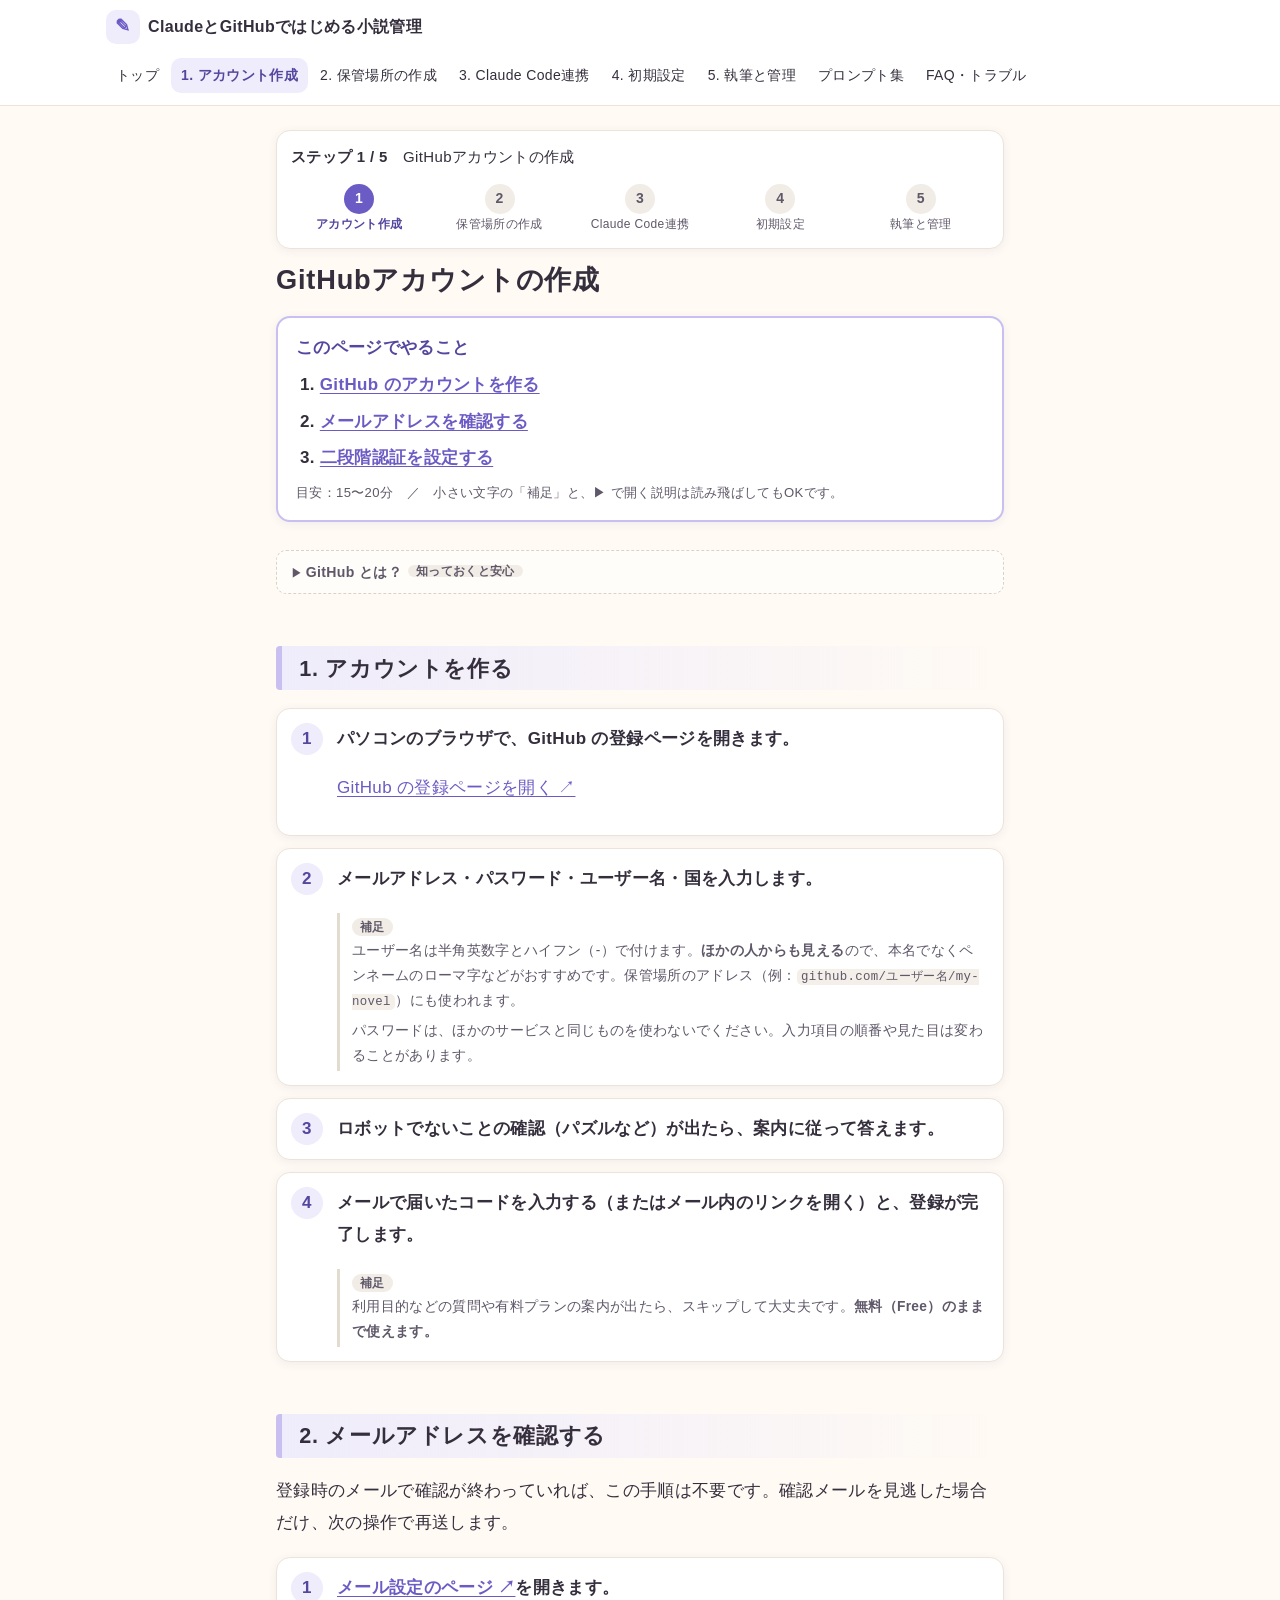
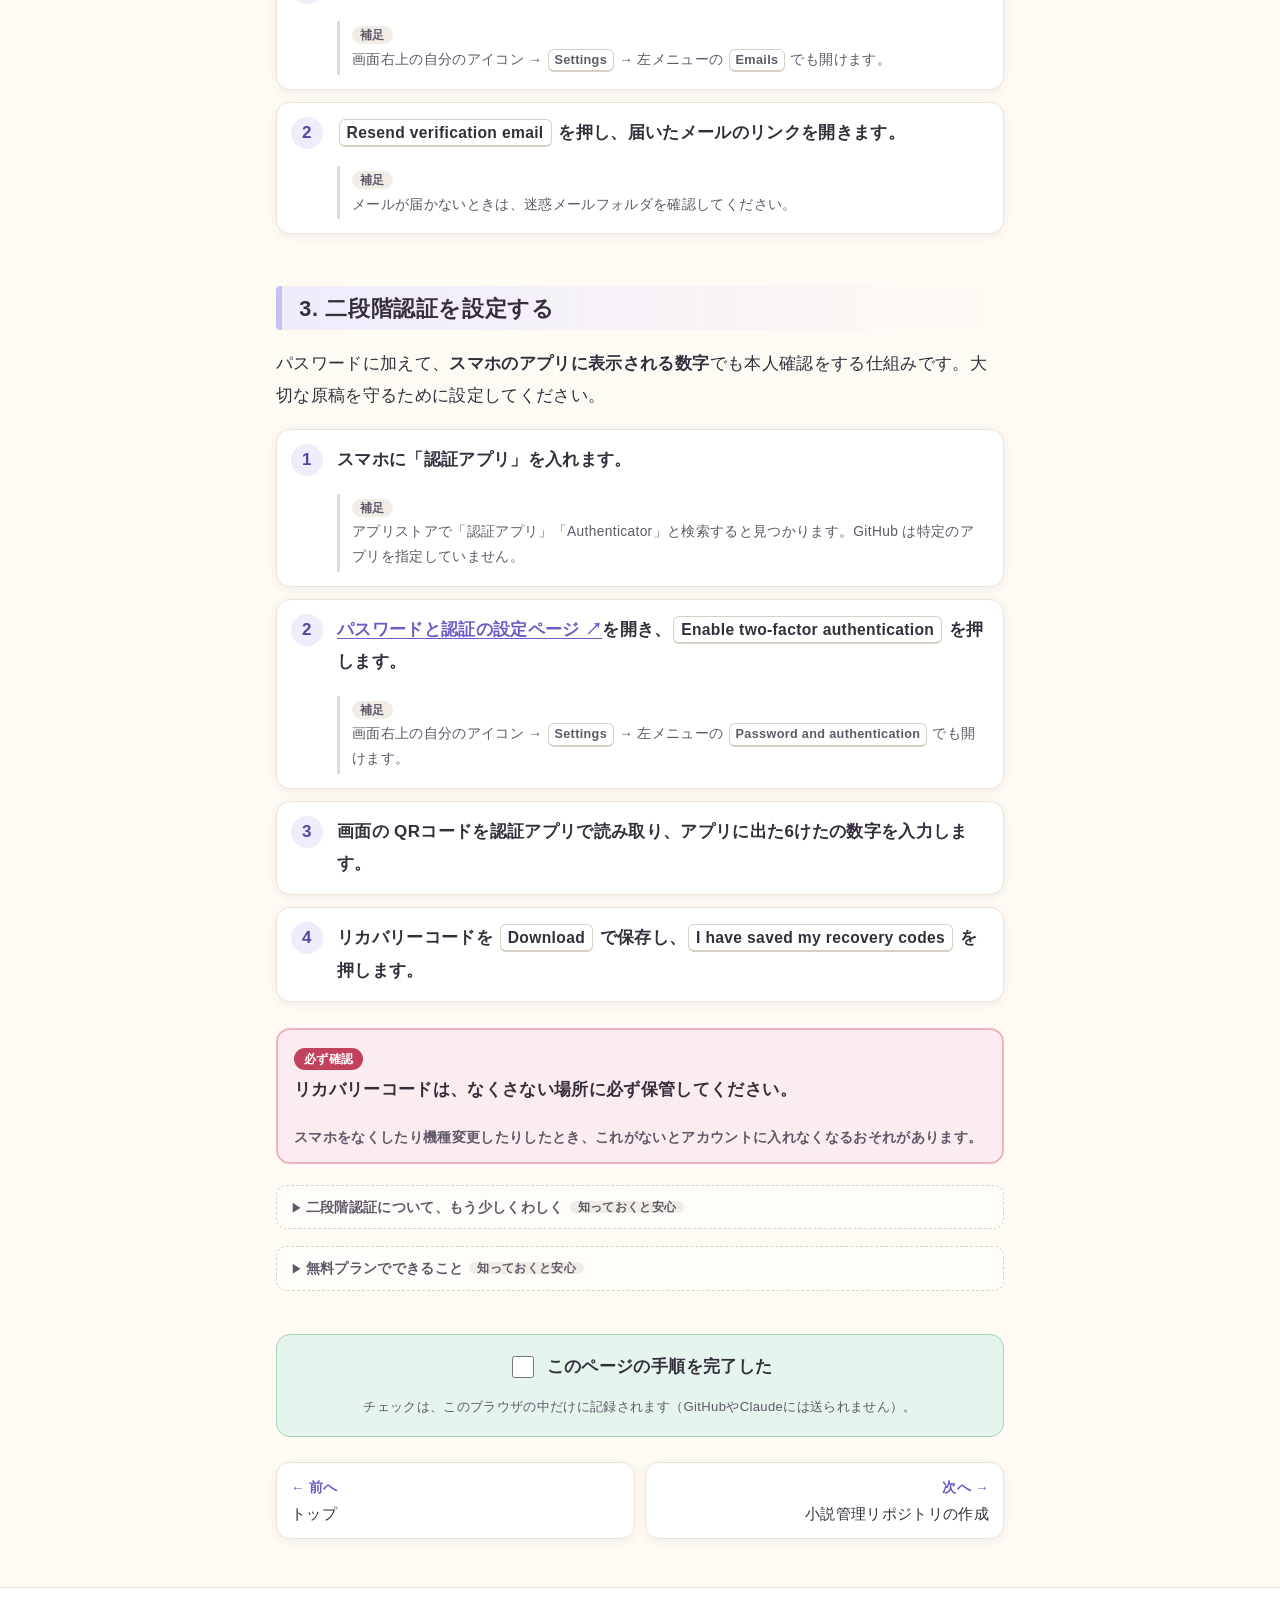
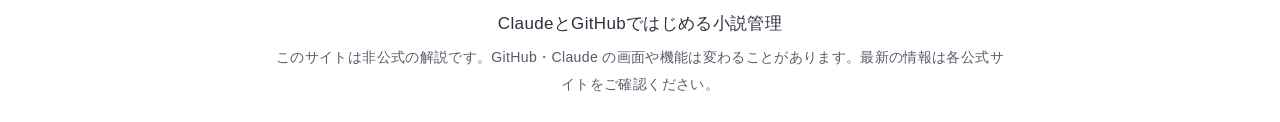
<file: github-account.html>
<!doctype html>
<html lang="ja">
<head>
<meta charset="utf-8">
<meta name="viewport" content="width=device-width, initial-scale=1">
<title>GitHubアカウントの作成｜ClaudeとGitHubではじめる小説管理</title>
<meta name="description" content="GitHubを一度も使ったことがない人向けに、アカウントの作成、メールアドレスの確認、二段階認証の設定までを説明します。">
<link rel="icon" href="favicon.svg" type="image/svg+xml">
<link rel="stylesheet" href="assets/css/style.css">
<script src="assets/js/config.js" defer></script>
<script src="assets/js/prompts.js" defer></script>
<script src="assets/js/main.js" defer></script>
</head>
<body>
<a class="skip-link" href="#main">本文へ移動</a>
<header id="site-header" class="site-header">
  <div class="header-inner"><a class="brand" href="index.html">ClaudeとGitHubではじめる小説管理</a></div>
</header>

<main id="main">
<div id="progress" class="progress" aria-live="polite"></div>
<noscript><p class="callout callout-warn">このサイトのメニューやコピーボタンを使うには、ブラウザのJavaScriptを有効にしてください。</p></noscript>

<!-- ===== ここから本文 ===== -->
<article>
<h1>GitHubアカウントの作成</h1>

<div class="todo">
  <p class="todo-title">このページでやること</p>
  <ol>
    <li><a href="#signup">GitHub のアカウントを作る</a></li>
    <li><a href="#email">メールアドレスを確認する</a></li>
    <li><a href="#2fa">二段階認証を設定する</a></li>
  </ol>
  <p class="todo-meta">目安：15〜20分　／　小さい文字の「補足」と、▶ で開く説明は読み飛ばしてもOKです。</p>
</div>

<details class="more" id="what">
  <summary>GitHub とは？<span class="more-tag">知っておくと安心</span></summary>
  <div class="more-body">
    <p>GitHub（ギットハブ）は、ファイルをインターネット上に保管して、<strong>変更の履歴を残しながら管理できる</strong>サービスです。本来はプログラム用ですが、文章の管理にも使えます。</p>
    <p>このサイトでは、GitHub を<strong>原稿や設定資料をしまう「本棚」</strong>として使います。Claude はこの本棚から資料を読み、書いた原稿を本棚に戻します。むずかしい操作は Claude に任せるので、覚えなくて大丈夫です。</p>
    <p>公式サイト：<a data-link="github" href="https://github.com/">https://github.com/</a></p>
  </div>
</details>

<h2 id="signup">1. アカウントを作る</h2>
<ol class="steps">
  <li><p class="step-main">パソコンのブラウザで、GitHub の登録ページを開きます。</p>
    <p><a data-link="githubSignup" href="https://github.com/signup">GitHub の登録ページを開く ↗</a></p>
    <figure class="shot" data-shot="github-signup" data-caption="GitHub の登録ページ"></figure></li>
  <li><p class="step-main">メールアドレス・パスワード・ユーザー名・国を入力します。</p>
    <div class="note">
      <p>ユーザー名は半角英数字とハイフン（-）で付けます。<strong>ほかの人からも見える</strong>ので、本名でなくペンネームのローマ字などがおすすめです。保管場所のアドレス（例：<code>github.com/ユーザー名/my-novel</code>）にも使われます。</p>
      <p>パスワードは、ほかのサービスと同じものを使わないでください。入力項目の順番や見た目は変わることがあります。</p>
    </div></li>
  <li><p class="step-main">ロボットでないことの確認（パズルなど）が出たら、案内に従って答えます。</p></li>
  <li><p class="step-main">メールで届いたコードを入力する（またはメール内のリンクを開く）と、登録が完了します。</p>
    <figure class="shot" data-shot="github-signup-code" data-caption="メールで届いた確認コードを入力する画面"></figure>
    <div class="note"><p>利用目的などの質問や有料プランの案内が出たら、スキップして大丈夫です。<strong>無料（Free）のままで使えます。</strong></p></div></li>
</ol>

<h2 id="email">2. メールアドレスを確認する</h2>
<p>登録時のメールで確認が終わっていれば、この手順は不要です。確認メールを見逃した場合だけ、次の操作で再送します。</p>
<ol class="steps">
  <li><p class="step-main"><a data-link="githubEmailSettings" href="https://github.com/settings/emails">メール設定のページ ↗</a>を開きます。</p>
    <div class="note"><p>画面右上の自分のアイコン → <span class="ui">Settings</span> → 左メニューの <span class="ui">Emails</span> でも開けます。</p></div></li>
  <li><p class="step-main"><span class="ui">Resend verification email</span> を押し、届いたメールのリンクを開きます。</p>
    <figure class="shot" data-shot="github-email-verify" data-caption="メール設定の画面（確認メールの再送）"></figure>
    <div class="note"><p>メールが届かないときは、迷惑メールフォルダを確認してください。</p></div></li>
</ol>

<h2 id="2fa">3. 二段階認証を設定する</h2>
<p>パスワードに加えて、<strong>スマホのアプリに表示される数字</strong>でも本人確認をする仕組みです。大切な原稿を守るために設定してください。</p>
<ol class="steps">
  <li><p class="step-main">スマホに「認証アプリ」を入れます。</p>
    <div class="note"><p>アプリストアで「認証アプリ」「Authenticator」と検索すると見つかります。GitHub は特定のアプリを指定していません。</p></div></li>
  <li><p class="step-main"><a data-link="githubSecuritySettings" href="https://github.com/settings/security">パスワードと認証の設定ページ ↗</a>を開き、<span class="ui">Enable two-factor authentication</span> を押します。</p>
    <figure class="shot" data-shot="github-2fa-enable" data-caption="二段階認証を有効にするボタン"></figure>
    <div class="note"><p>画面右上の自分のアイコン → <span class="ui">Settings</span> → 左メニューの <span class="ui">Password and authentication</span> でも開けます。</p></div></li>
  <li><p class="step-main">画面の QRコードを認証アプリで読み取り、アプリに出た<strong>6けたの数字</strong>を入力します。</p></li>
  <li><p class="step-main"><strong>リカバリーコード</strong>を <span class="ui">Download</span> で保存し、<span class="ui">I have saved my recovery codes</span> を押します。</p></li>
</ol>
<div class="must">
  <p>リカバリーコードは、なくさない場所に必ず保管してください。</p>
  <p class="small">スマホをなくしたり機種変更したりしたとき、これがないとアカウントに入れなくなるおそれがあります。</p>
</div>

<details class="more">
  <summary>二段階認証について、もう少しくわしく<span class="more-tag">知っておくと安心</span></summary>
  <div class="more-body">
    <p>GitHub は、アカウントの使い方によっては二段階認証の設定を必須にしています。対象になった場合は画面やメールで案内されます。</p>
    <p>SMS（ショートメッセージ）で受け取る方法もありますが、GitHub は認証アプリの利用を推奨しています。詳しくは <a data-link="githubDocs2fa" href="https://docs.github.com/ja/authentication/securing-your-account-with-two-factor-authentication-2fa/configuring-two-factor-authentication">GitHub公式ドキュメント ↗</a> をご覧ください。</p>
  </div>
</details>

<details class="more" id="free">
  <summary>無料プランでできること<span class="more-tag">知っておくと安心</span></summary>
  <div class="more-body">
    <p>個人向けの無料プラン（GitHub Free）では、<strong>非公開（Private）の保管場所を数の制限なく作れます</strong>。小説の管理なら無料プランで十分です。一部の高度な機能は有料ですが、このサイトの手順では使いません。</p>
    <p>プランの内容は変わることがあります。<a data-link="githubDocsPlans" href="https://docs.github.com/ja/get-started/learning-about-github/githubs-plans">GitHub公式ドキュメント（GitHubのプラン）↗</a></p>
  </div>
</details>
</article>
<!-- ===== ここまで本文 ===== -->

<div id="step-done" class="step-done"></div>
<nav id="pager" class="pager" aria-label="前後のページ"></nav>
</main>

<footer id="site-footer" class="site-footer"></footer>
</body>
</html>
</file>
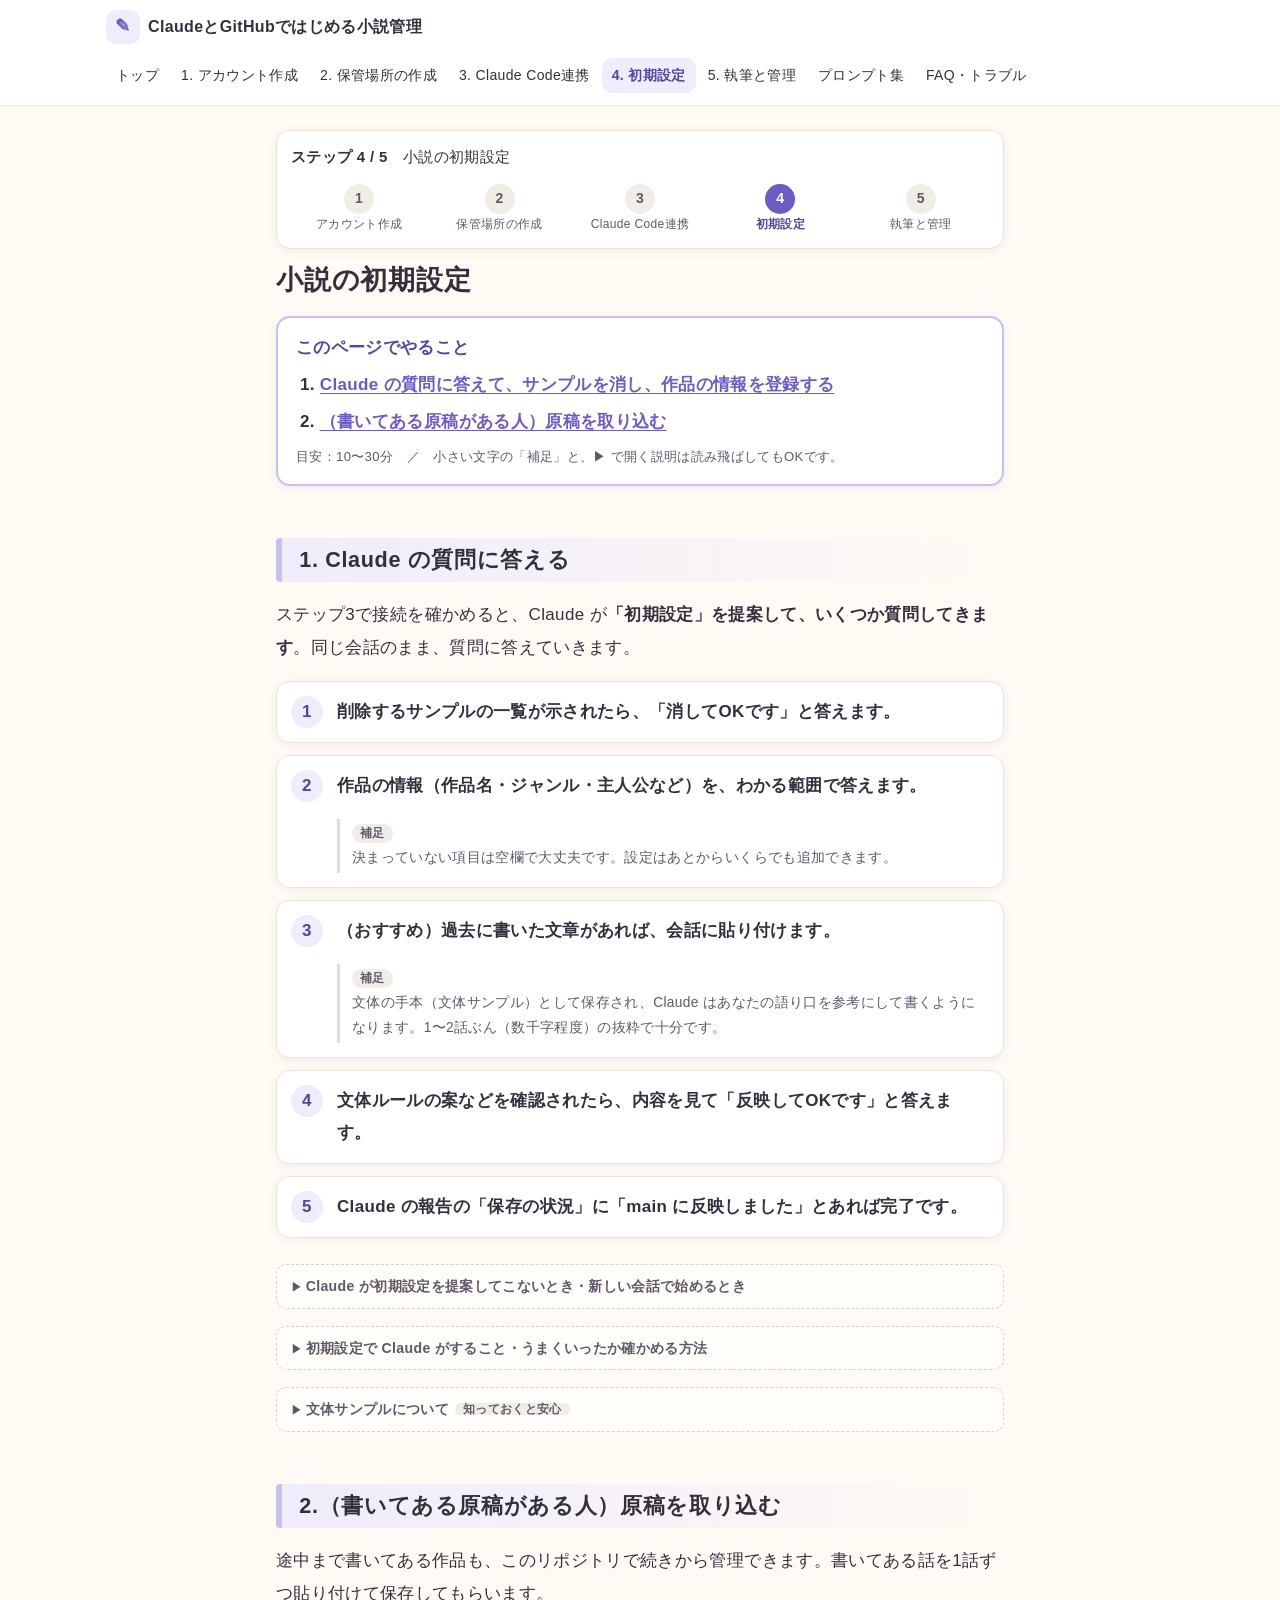
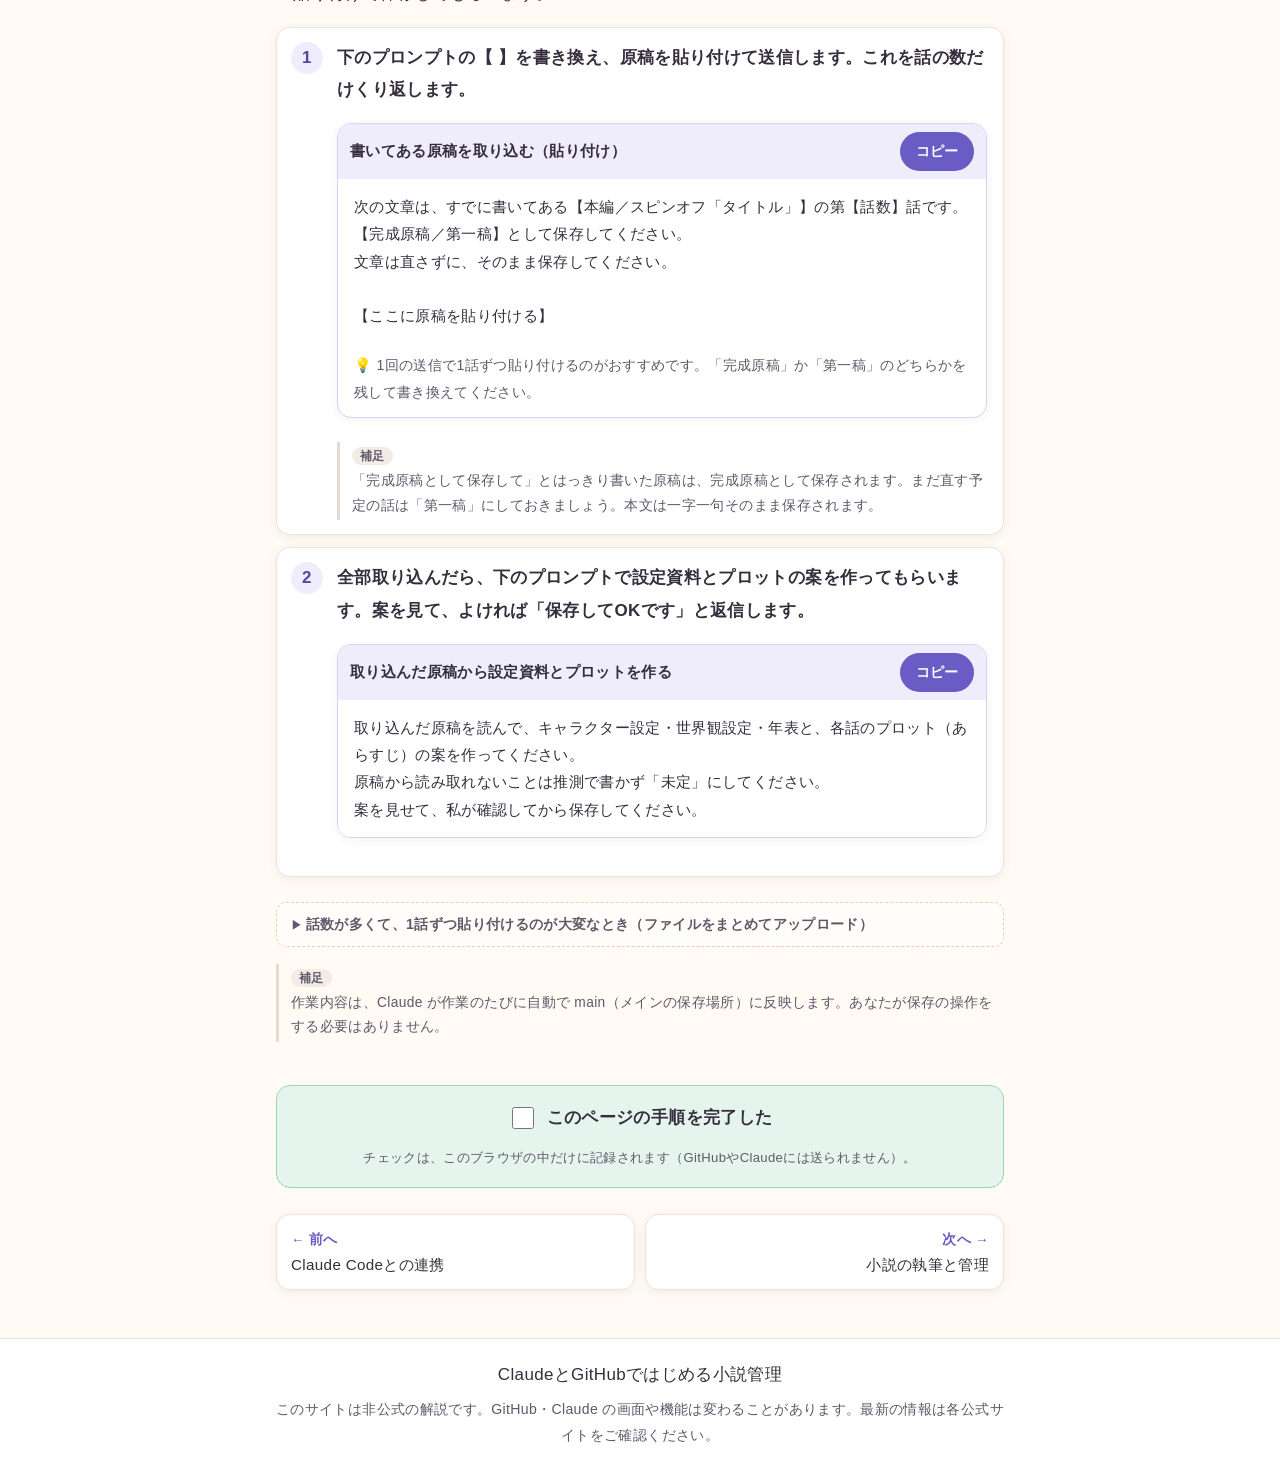
<file: initial-setup.html>
<!doctype html>
<html lang="ja">
<head>
<meta charset="utf-8">
<meta name="viewport" content="width=device-width, initial-scale=1">
<title>小説の初期設定｜ClaudeとGitHubではじめる小説管理</title>
<meta name="description" content="初回プロンプトをClaude Codeに貼り付けて、サンプルを削除し、自分の作品の情報を登録する手順を説明します。">
<link rel="icon" href="favicon.svg" type="image/svg+xml">
<link rel="stylesheet" href="assets/css/style.css">
<script src="assets/js/config.js" defer></script>
<script src="assets/js/prompts.js" defer></script>
<script src="assets/js/main.js" defer></script>
</head>
<body>
<a class="skip-link" href="#main">本文へ移動</a>
<header id="site-header" class="site-header">
  <div class="header-inner"><a class="brand" href="index.html">ClaudeとGitHubではじめる小説管理</a></div>
</header>

<main id="main">
<div id="progress" class="progress" aria-live="polite"></div>
<noscript><p class="callout callout-warn">このサイトのメニューやコピーボタンを使うには、ブラウザのJavaScriptを有効にしてください。</p></noscript>

<!-- ===== ここから本文 ===== -->
<article>
<h1>小説の初期設定</h1>

<div class="todo">
  <p class="todo-title">このページでやること</p>
  <ol>
    <li><a href="#answer">Claude の質問に答えて、サンプルを消し、作品の情報を登録する</a></li>
    <li><a href="#import">（書いてある原稿がある人）原稿を取り込む</a></li>
  </ol>
  <p class="todo-meta">目安：10〜30分　／　小さい文字の「補足」と、▶ で開く説明は読み飛ばしてもOKです。</p>
</div>

<h2 id="answer">1. Claude の質問に答える</h2>
<p>ステップ3で接続を確かめると、Claude が<strong>「初期設定」を提案して、いくつか質問してきます</strong>。同じ会話のまま、質問に答えていきます。</p>
<ol class="steps">
  <li><p class="step-main">削除するサンプルの一覧が示されたら、「<strong>消してOKです</strong>」と答えます。</p></li>
  <li><p class="step-main">作品の情報（作品名・ジャンル・主人公など）を、わかる範囲で答えます。</p>
    <div class="note"><p>決まっていない項目は空欄で大丈夫です。設定はあとからいくらでも追加できます。</p></div></li>
  <li id="style"><p class="step-main">（おすすめ）過去に書いた文章があれば、会話に貼り付けます。</p>
    <div class="note"><p>文体の手本（文体サンプル）として保存され、Claude はあなたの語り口を参考にして書くようになります。1〜2話ぶん（数千字程度）の抜粋で十分です。</p></div></li>
  <li><p class="step-main">文体ルールの案などを確認されたら、内容を見て「<strong>反映してOKです</strong>」と答えます。</p></li>
  <li><p class="step-main">Claude の報告の「保存の状況」に「<strong>main に反映しました</strong>」とあれば完了です。</p></li>
</ol>

<details class="more" id="prompt">
  <summary>Claude が初期設定を提案してこないとき・新しい会話で始めるとき</summary>
  <div class="more-body">
    <p>次の文章を送ると、初期設定が始まります。【 】の部分を書き換えてから送ってください（【 】の記号ごと消します）。</p>
    <div data-prompt="initial-setup"></div>
  </div>
</details>

<details class="more">
  <summary>初期設定で Claude がすること・うまくいったか確かめる方法</summary>
  <div class="more-body">
    <ul>
      <li>削除するサンプルファイルの一覧を見せて、あなたに確認する</li>
      <li>許可を得てから、サンプルの原稿・プロット・スピンオフを削除する</li>
      <li>設定資料を、あなたの作品用の空のひな形にして、伝えた情報を書き込む</li>
      <li>文体サンプルがあれば保存し、文体ルールの案を作って確認する</li>
      <li>作業内容を、GitHub のメインの保存場所（main）に反映する</li>
    </ul>
    <p>次のプロンプトで、今のファイル構成を説明してもらえます。</p>
    <div data-prompt="setup-check"></div>
  </div>
</details>

<details class="more">
  <summary>文体サンプルについて<span class="more-tag">知っておくと安心</span></summary>
  <div class="more-body">
    <ul>
      <li>文体サンプルは <code>settings/style_samples/</code> に保存され、Claude は執筆のたびに参考にします。</li>
      <li>Claude が文体サンプルを書き換えたり、文章や登場人物を新しい原稿にそのまま使ったりすることはありません。</li>
      <li>サンプルが長いほど Claude の利用量が増えるので、抜粋がおすすめです。</li>
      <li>文体サンプルは、あとからいつでも追加できます。</li>
    </ul>
    <div data-prompt="style-save"></div>
  </div>
</details>

<h2 id="import">2.（書いてある原稿がある人）原稿を取り込む</h2>
<p>途中まで書いてある作品も、このリポジトリで続きから管理できます。書いてある話を1話ずつ貼り付けて保存してもらいます。</p>
<ol class="steps">
  <li><p class="step-main">下のプロンプトの【 】を書き換え、原稿を貼り付けて送信します。これを話の数だけくり返します。</p>
    <div data-prompt="import-paste"></div>
    <div class="note"><p>「完成原稿として保存して」とはっきり書いた原稿は、完成原稿として保存されます。まだ直す予定の話は「第一稿」にしておきましょう。本文は一字一句そのまま保存されます。</p></div></li>
  <li><p class="step-main">全部取り込んだら、下のプロンプトで設定資料とプロットの案を作ってもらいます。案を見て、よければ「保存してOKです」と返信します。</p>
    <div data-prompt="import-make-settings"></div></li>
</ol>
<details class="more">
  <summary>話数が多くて、1話ずつ貼り付けるのが大変なとき（ファイルをまとめてアップロード）</summary>
  <div class="more-body">
    <p>原稿が <code>.txt</code> ファイルになっている場合は、GitHub の画面からまとめてアップロードできます。</p>
    <ol>
      <li>GitHub で小説のリポジトリを開き、<code>novels</code> → <code>drafts</code> フォルダを開きます。</li>
      <li><span class="ui">Add file</span> → <span class="ui">Upload files</span> を選び、原稿ファイルをまとめてドラッグして入れます。</li>
      <li>画面下の <span class="ui">Commit changes</span> を押して保存します。</li>
      <li>Claude Code で新しく会話を始め、下のプロンプトで整理してもらいます（ファイル名の付け直しなど）。</li>
    </ol>
    <div data-prompt="import-upload"></div>
    <p>ボタンの表記は変わることがあります。Word などの <code>.txt</code> 以外のファイルは、テキストとして貼り付けるか <code>.txt</code> で保存し直してください。文字化けしている場合は、Claude が変換してよいか確認してきます。</p>
  </div>
</details>

<div class="note"><p>作業内容は、Claude が作業のたびに自動で main（メインの保存場所）に反映します。あなたが保存の操作をする必要はありません。</p></div>
</article>
<!-- ===== ここまで本文 ===== -->

<div id="step-done" class="step-done"></div>
<nav id="pager" class="pager" aria-label="前後のページ"></nav>
</main>

<footer id="site-footer" class="site-footer"></footer>
</body>
</html>
</file>
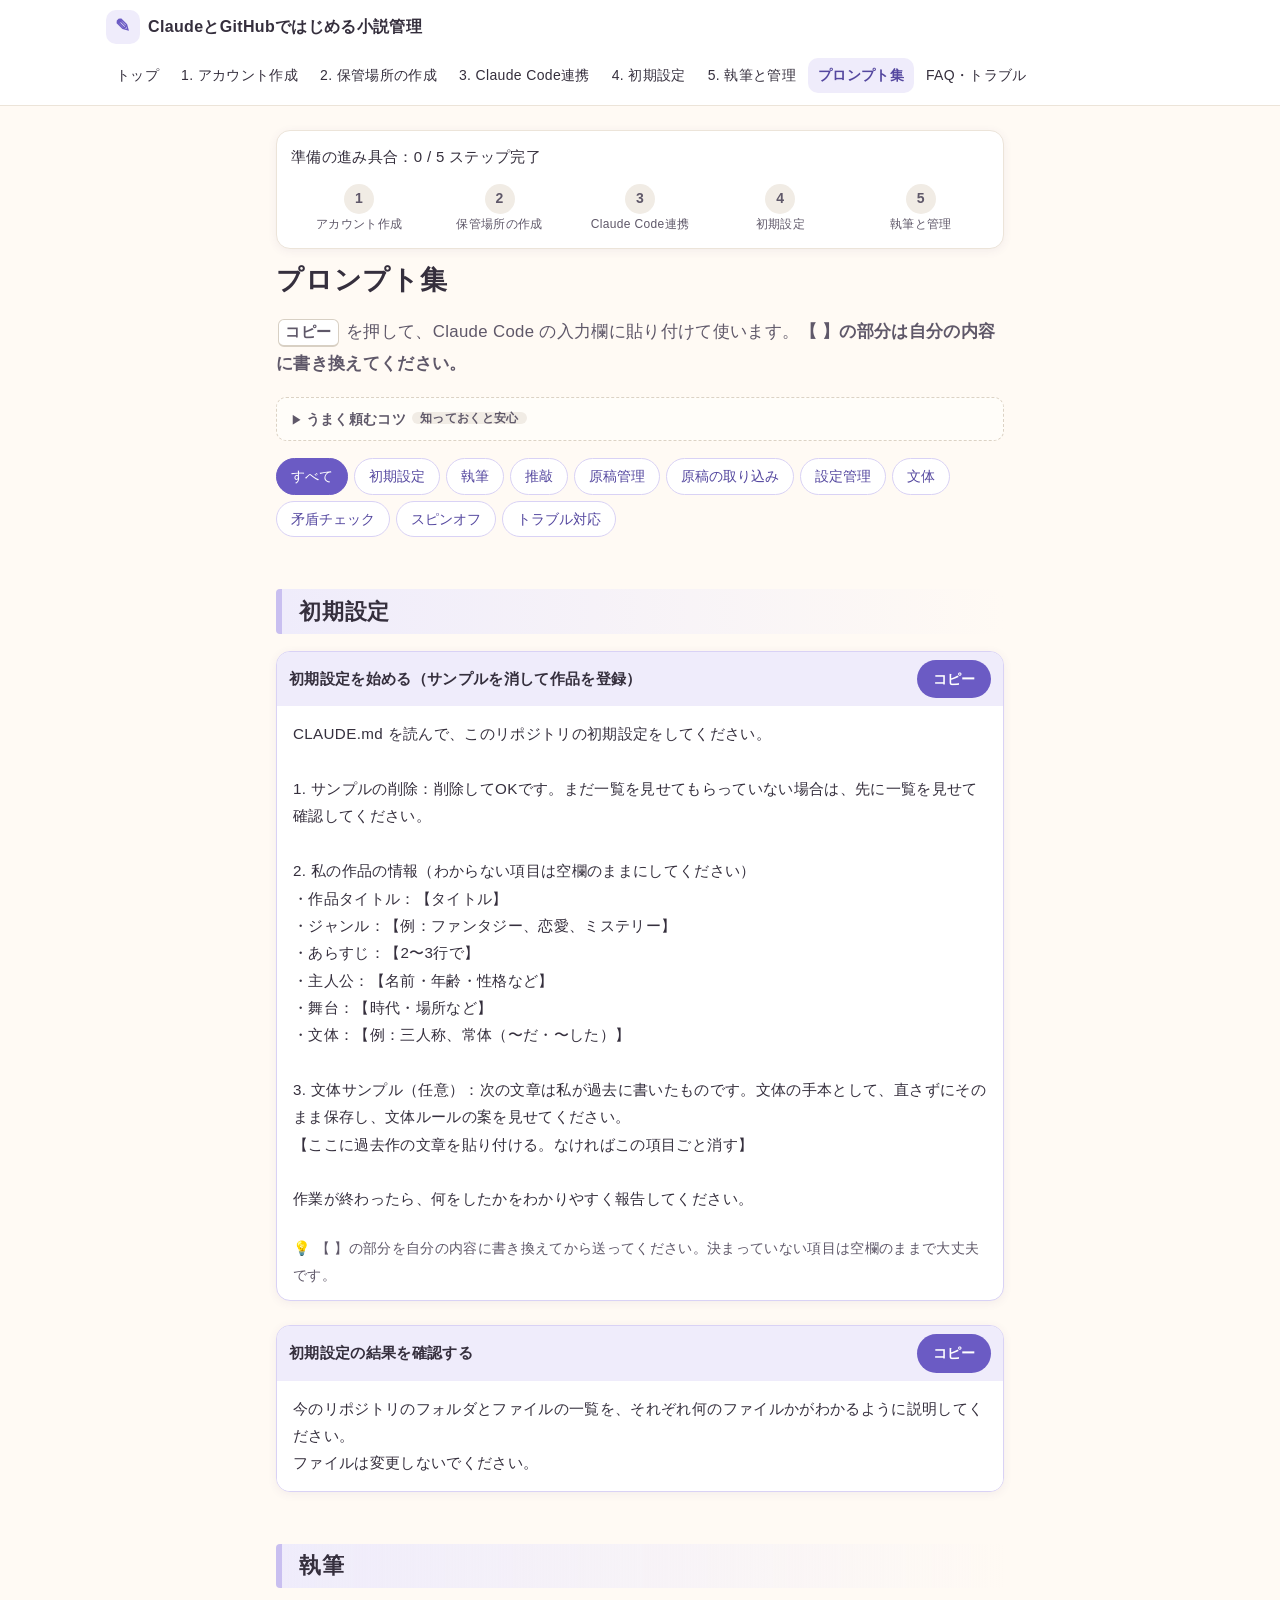
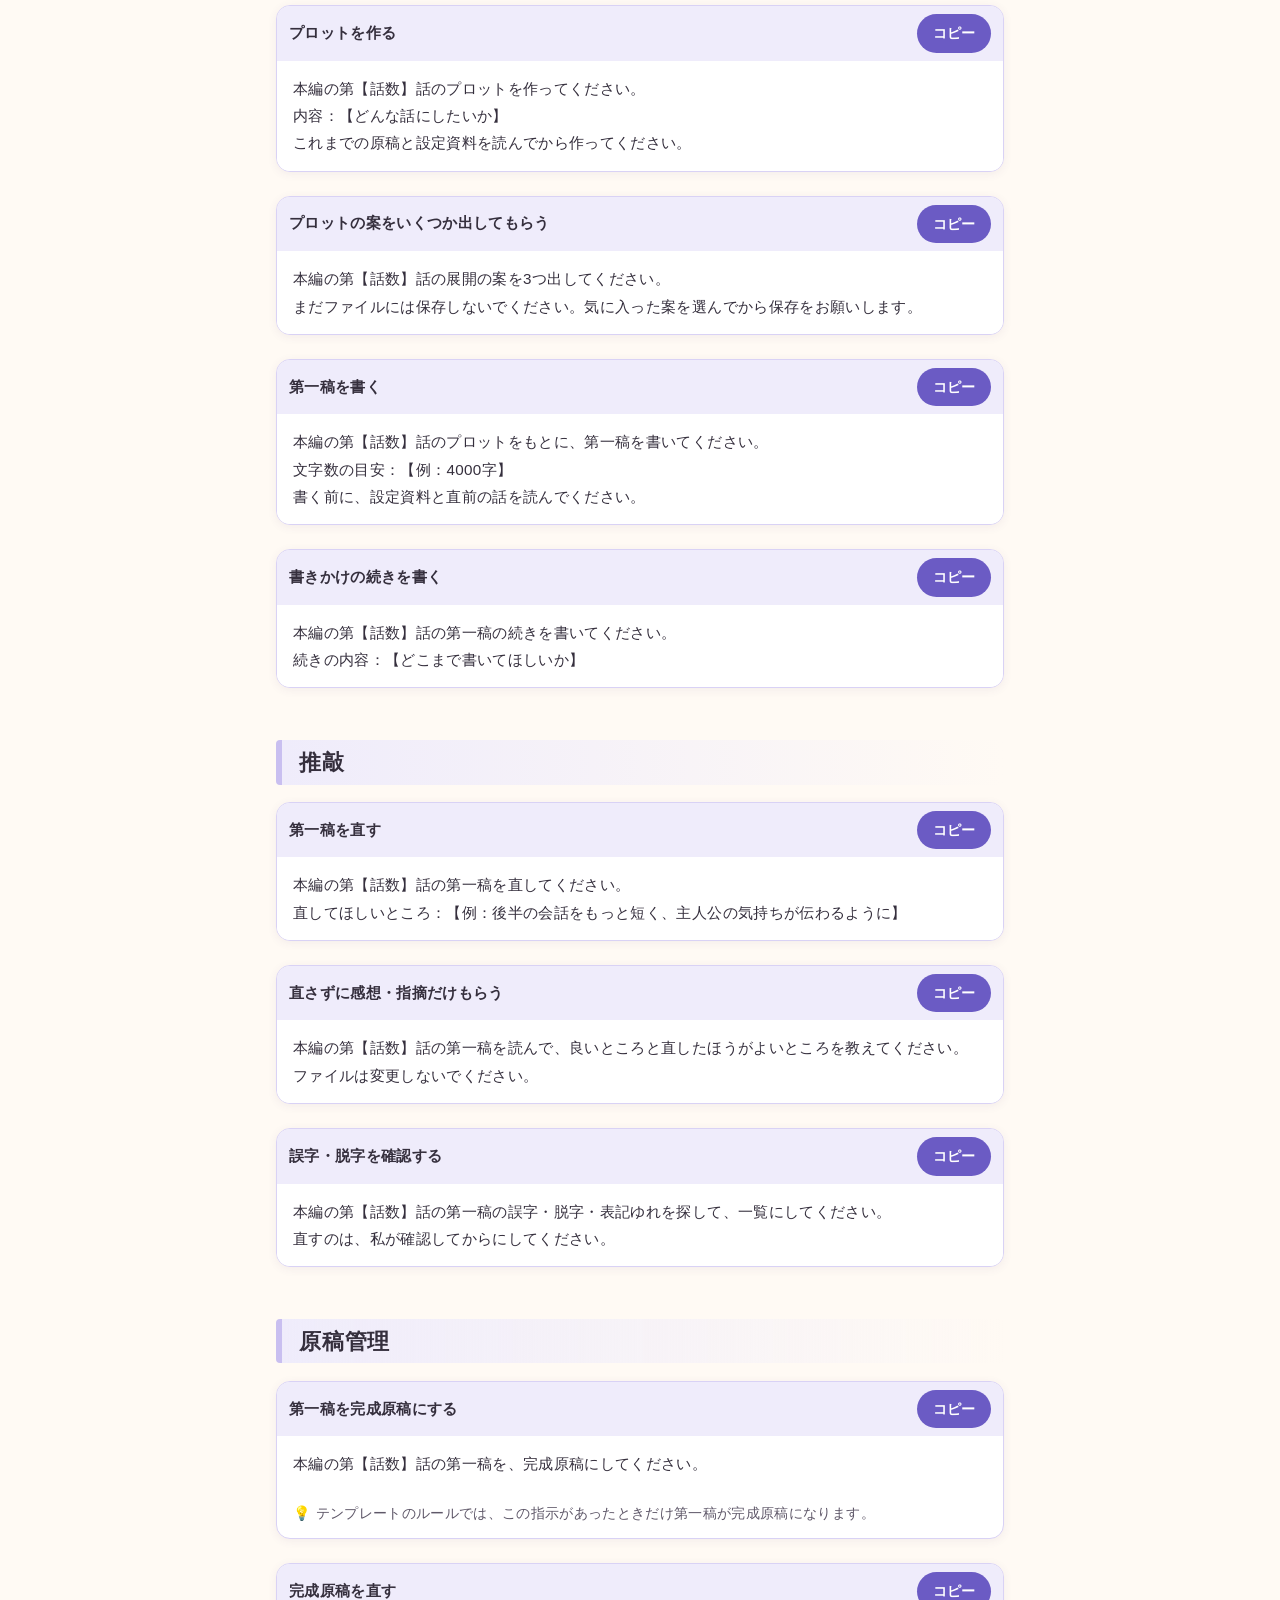
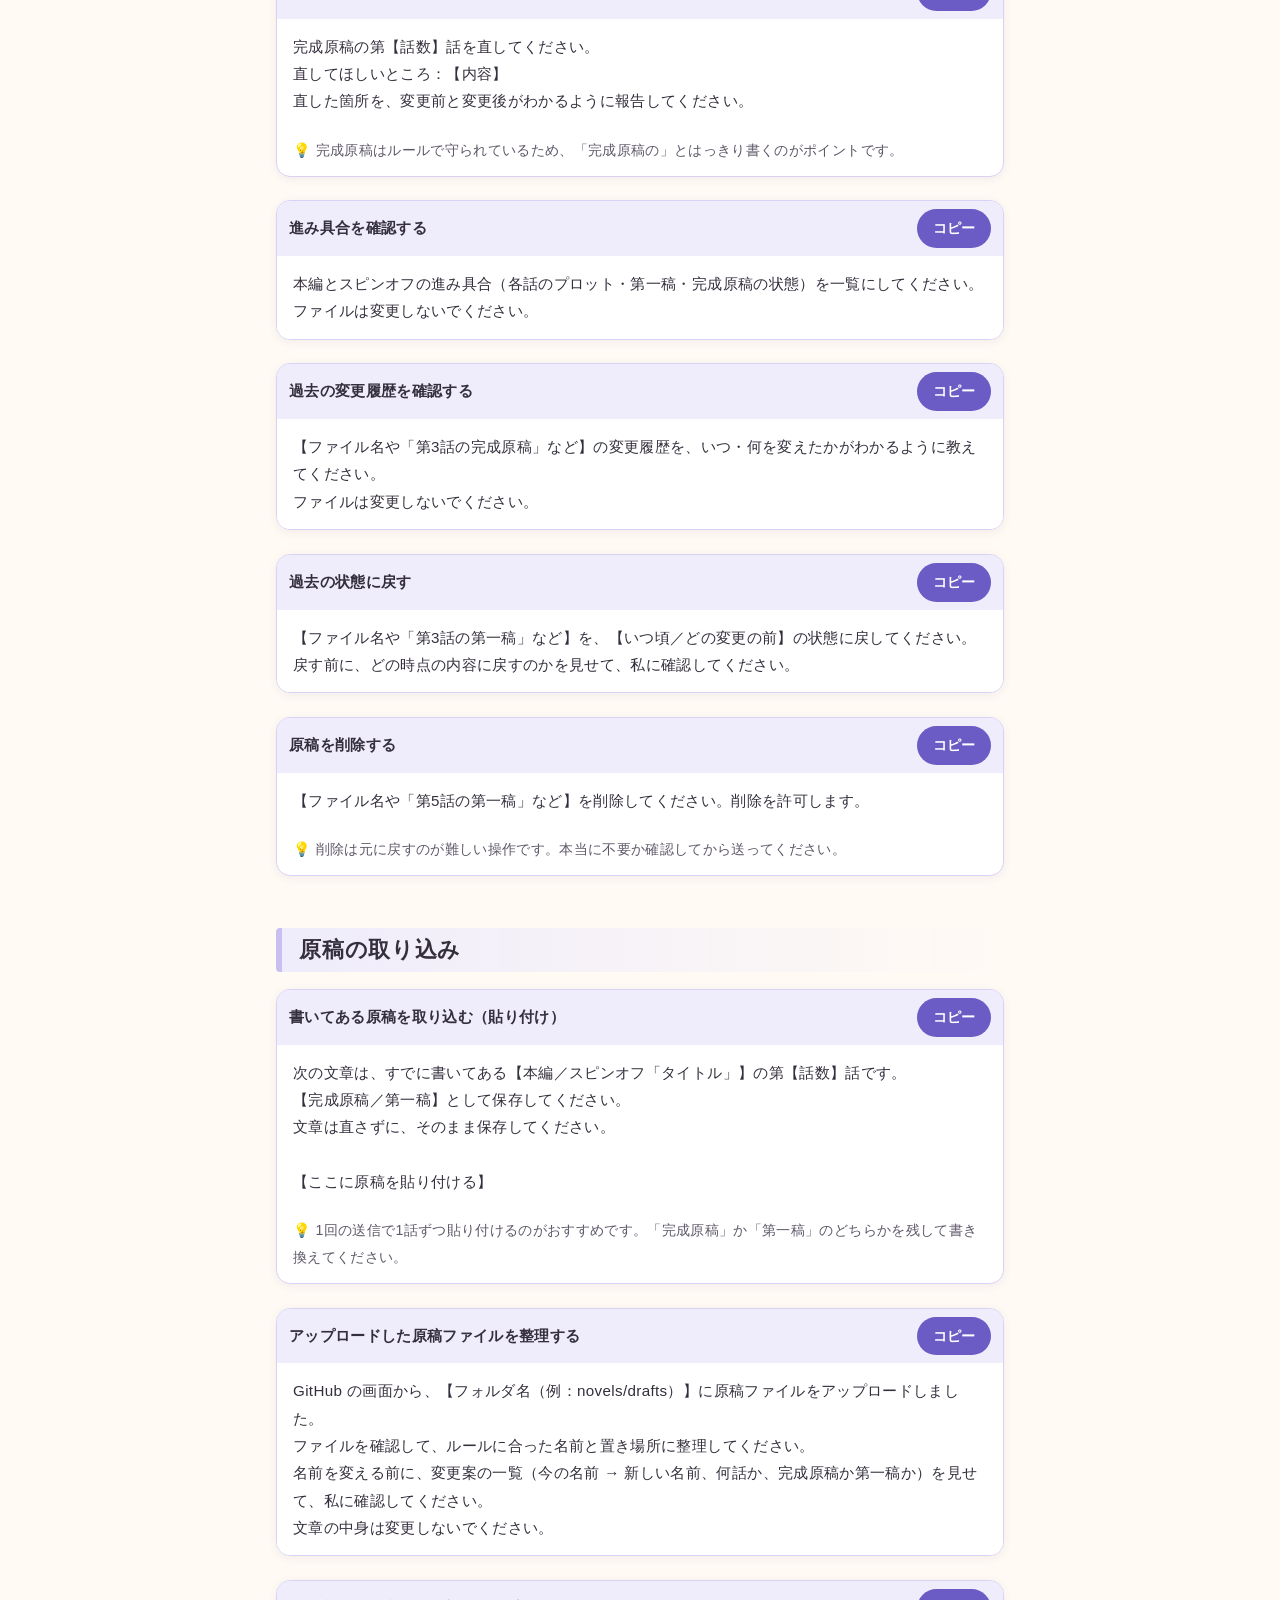
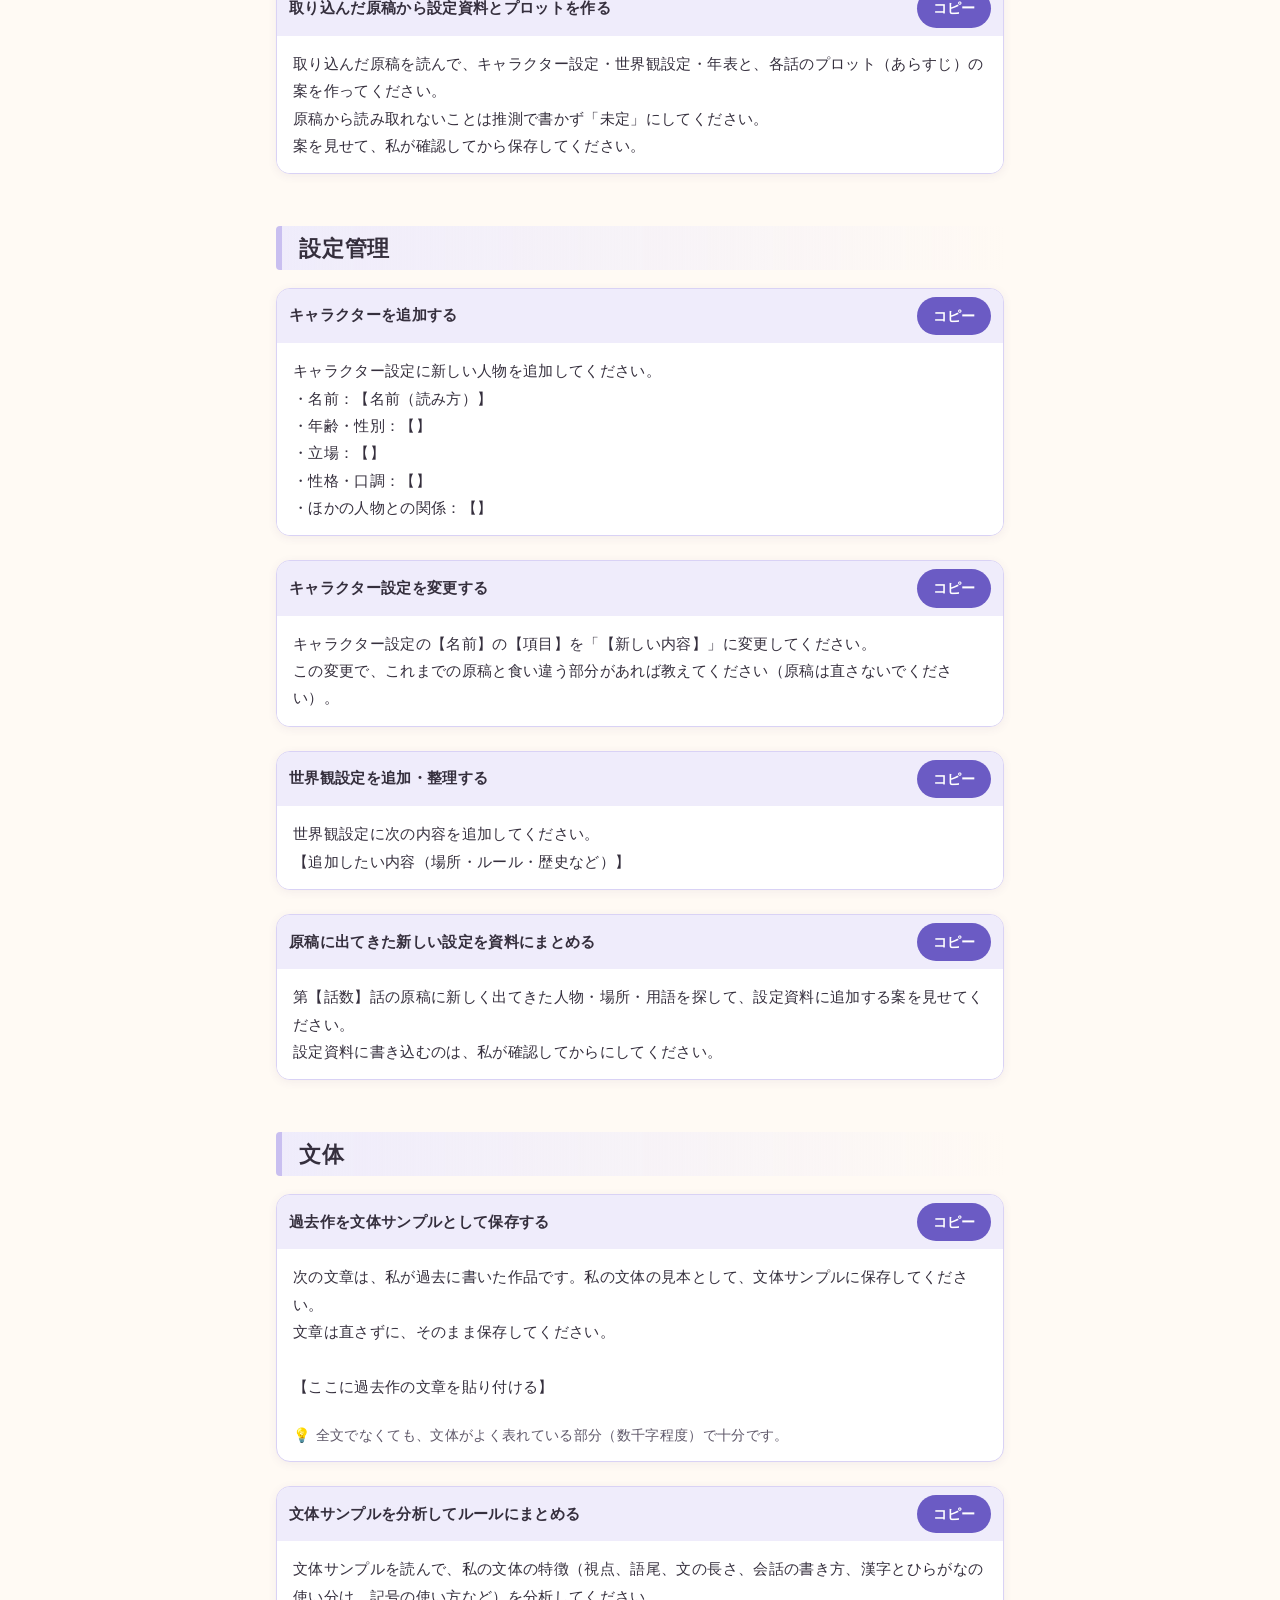
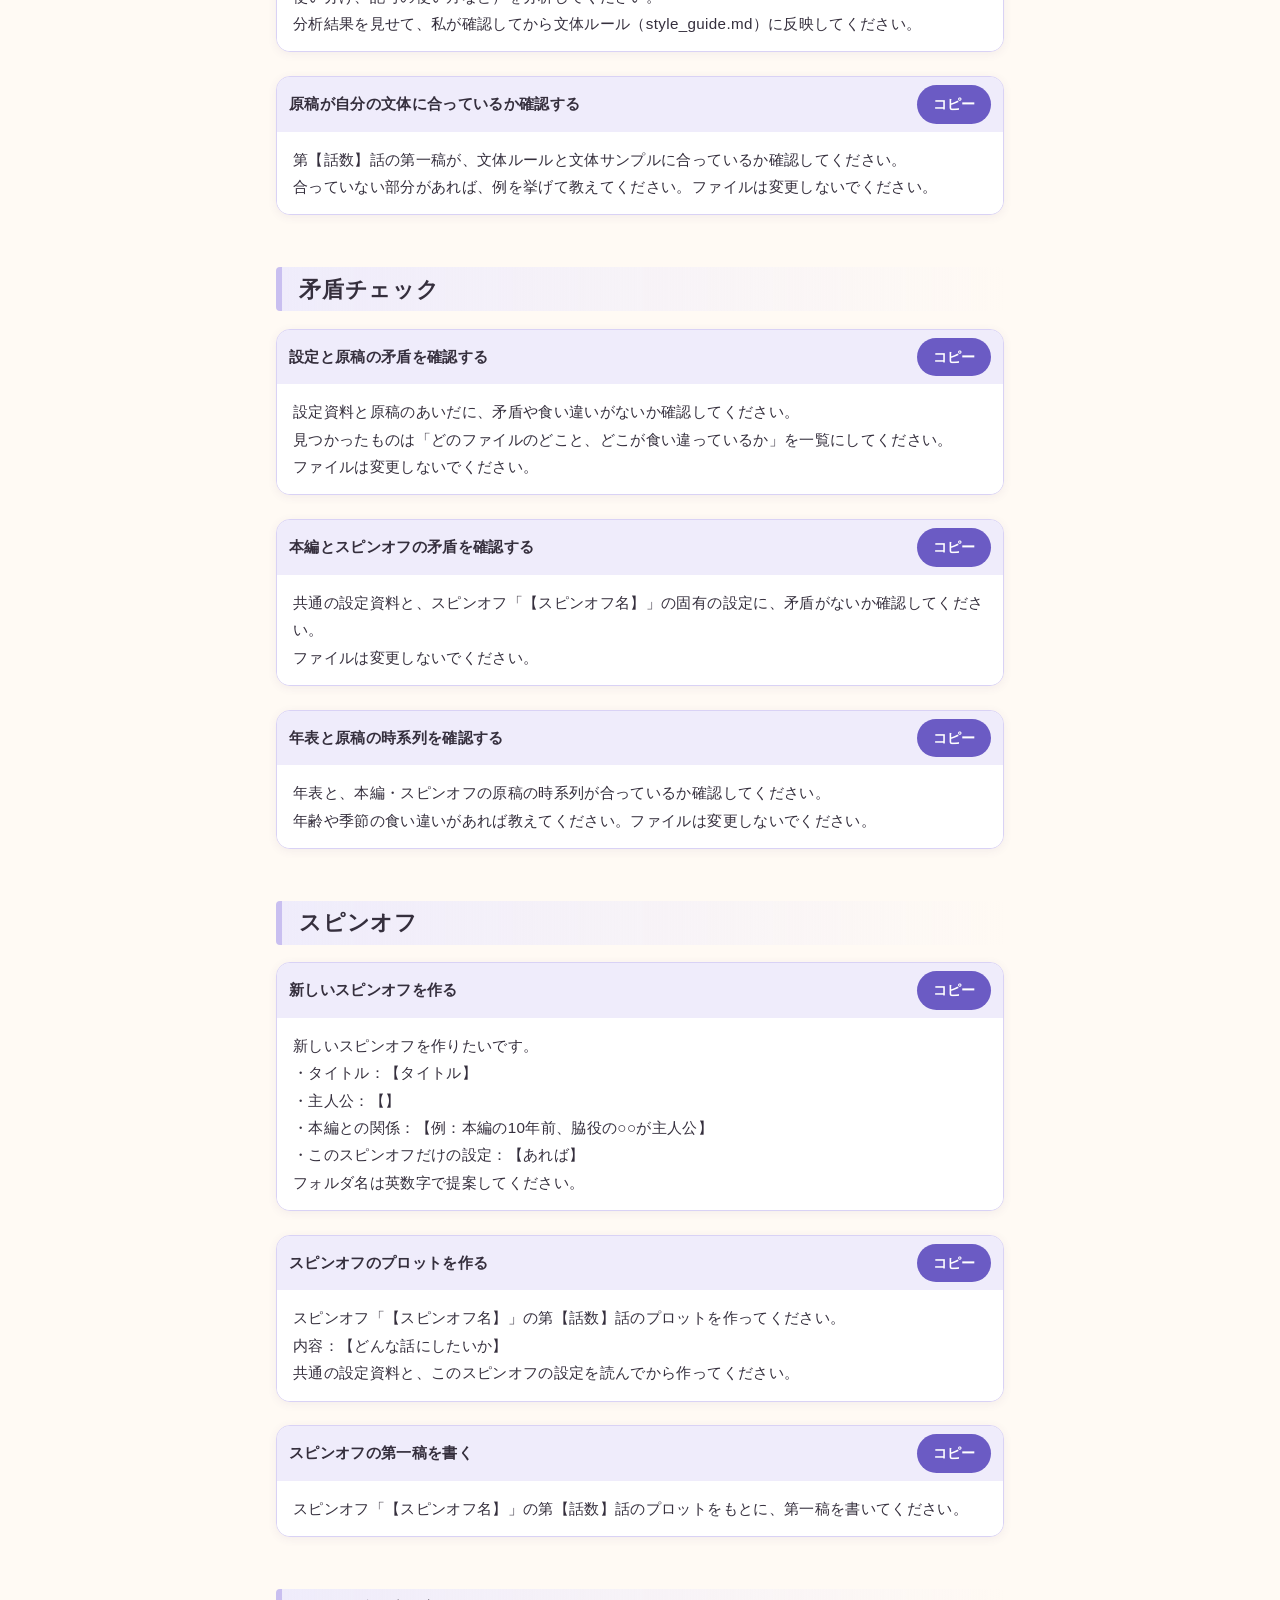
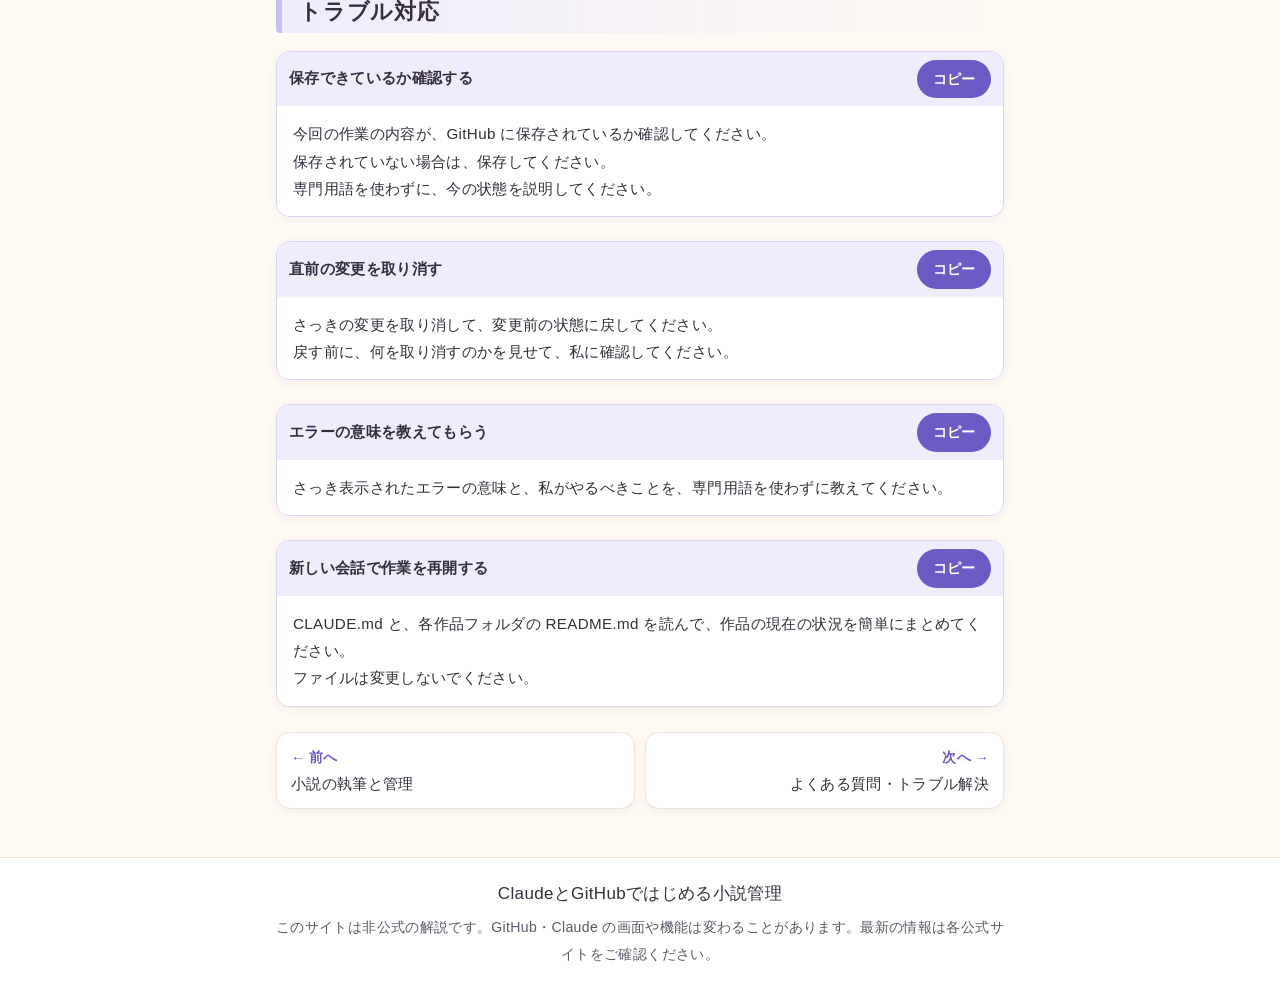
<file: prompts.html>
<!doctype html>
<html lang="ja">
<head>
<meta charset="utf-8">
<meta name="viewport" content="width=device-width, initial-scale=1">
<title>プロンプト集｜ClaudeとGitHubではじめる小説管理</title>
<meta name="description" content="執筆・推敲・原稿管理・設定管理・矛盾チェック・スピンオフ・トラブル対応など、Claudeによく使う指示をワンクリックでコピーできます。">
<link rel="icon" href="favicon.svg" type="image/svg+xml">
<link rel="stylesheet" href="assets/css/style.css">
<script src="assets/js/config.js" defer></script>
<script src="assets/js/prompts.js" defer></script>
<script src="assets/js/main.js" defer></script>
</head>
<body>
<a class="skip-link" href="#main">本文へ移動</a>
<header id="site-header" class="site-header">
  <div class="header-inner"><a class="brand" href="index.html">ClaudeとGitHubではじめる小説管理</a></div>
</header>

<main id="main">
<div id="progress" class="progress" aria-live="polite"></div>
<noscript><p class="callout callout-warn">このサイトのメニューやコピーボタンを使うには、ブラウザのJavaScriptを有効にしてください。</p></noscript>

<!-- ===== ここから本文 ===== -->
<article>
<h1>プロンプト集</h1>
<p class="lead"><span class="ui">コピー</span> を押して、Claude Code の入力欄に貼り付けて使います。<strong>【 】の部分は自分の内容に書き換えてください。</strong></p>

<details class="more">
  <summary>うまく頼むコツ<span class="more-tag">知っておくと安心</span></summary>
  <div class="more-body">
    <ul>
      <li>話数は「第3話」のように数字で伝えます。</li>
      <li>意見だけほしいときは「ファイルは変更しないでください」と書き添えます。</li>
      <li>完成原稿を直すときは「完成原稿の第◯話」と明記します。</li>
      <li>スピンオフは「スピンオフ『タイトル』の」と作品名を入れます。</li>
      <li>このとおりの文章でなくても、ふだんの言葉で頼めば Claude は理解します。</li>
    </ul>
  </div>
</details>

<div id="prompt-catalog">
  <p class="small">プロンプトを読み込んでいます…</p>
</div>
</article>
<!-- ===== ここまで本文 ===== -->

<nav id="pager" class="pager" aria-label="前後のページ"></nav>
</main>

<footer id="site-footer" class="site-footer"></footer>
</body>
</html>
</file>
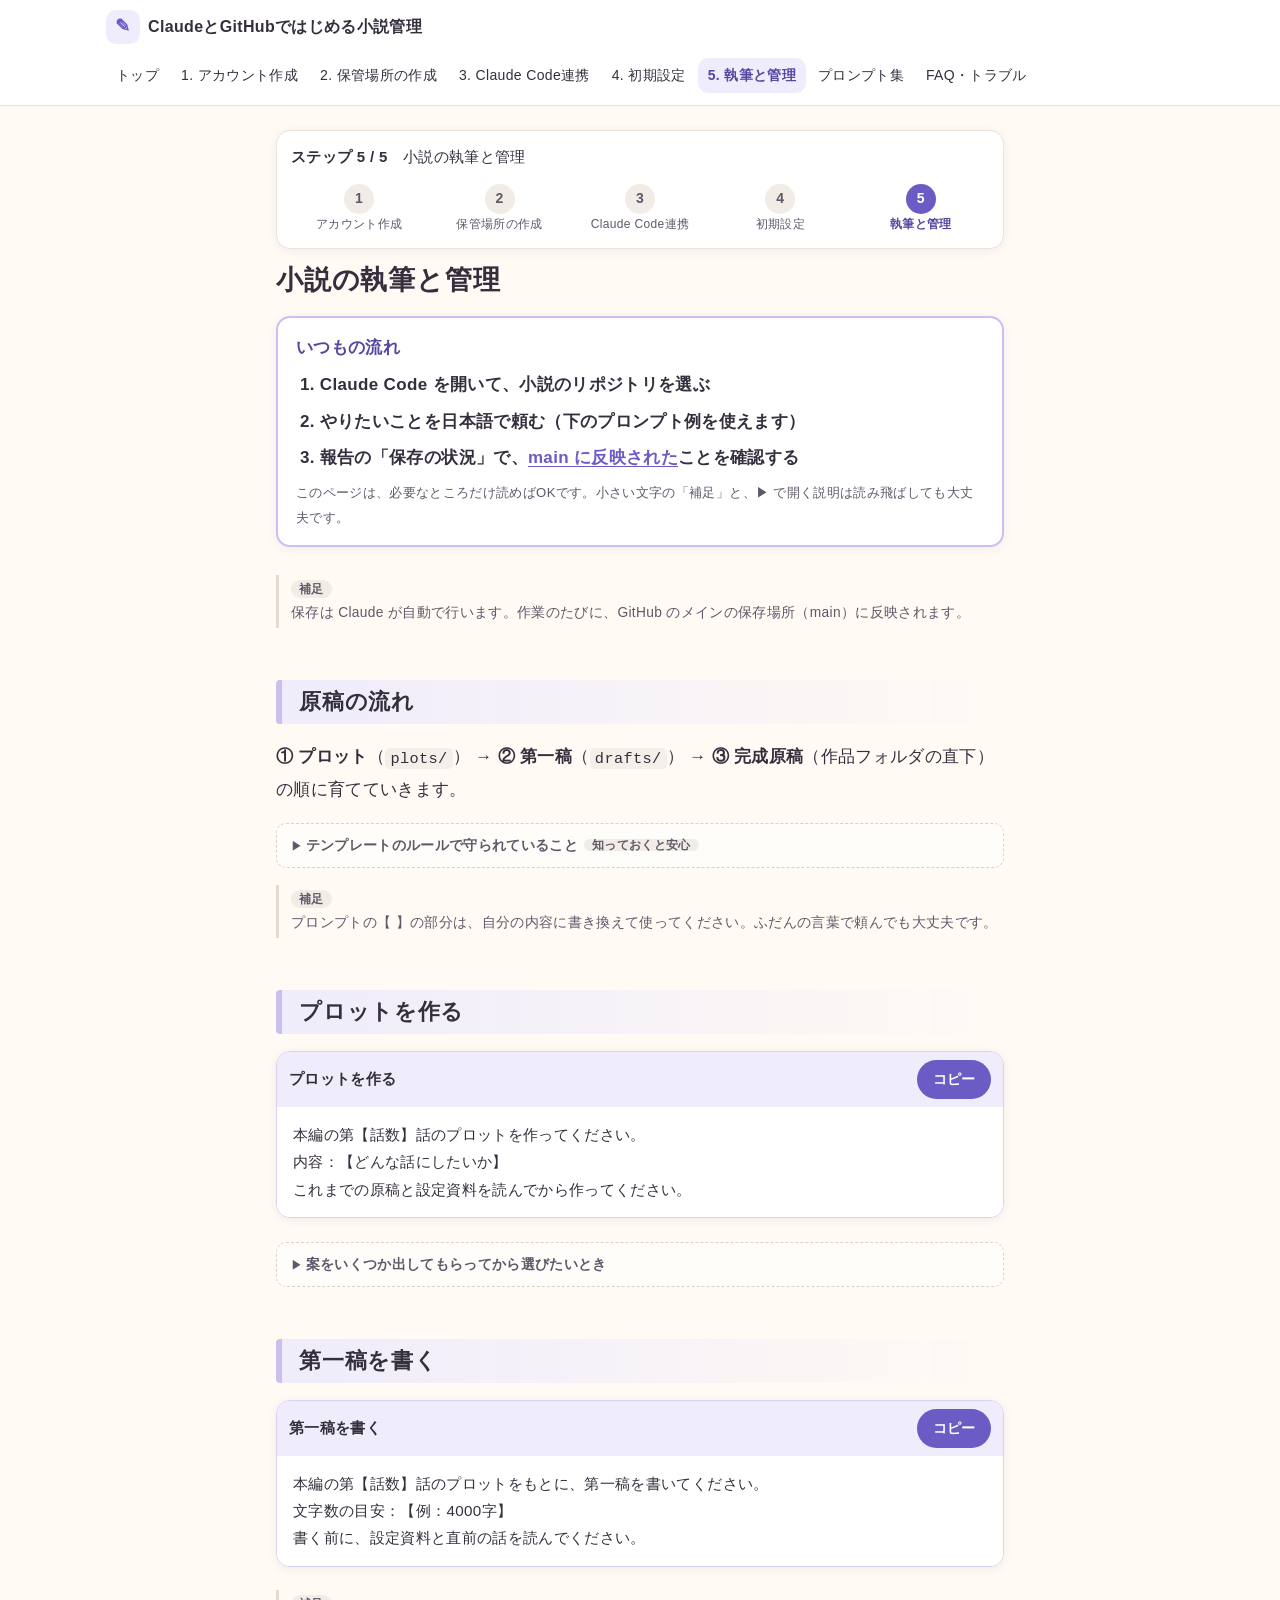
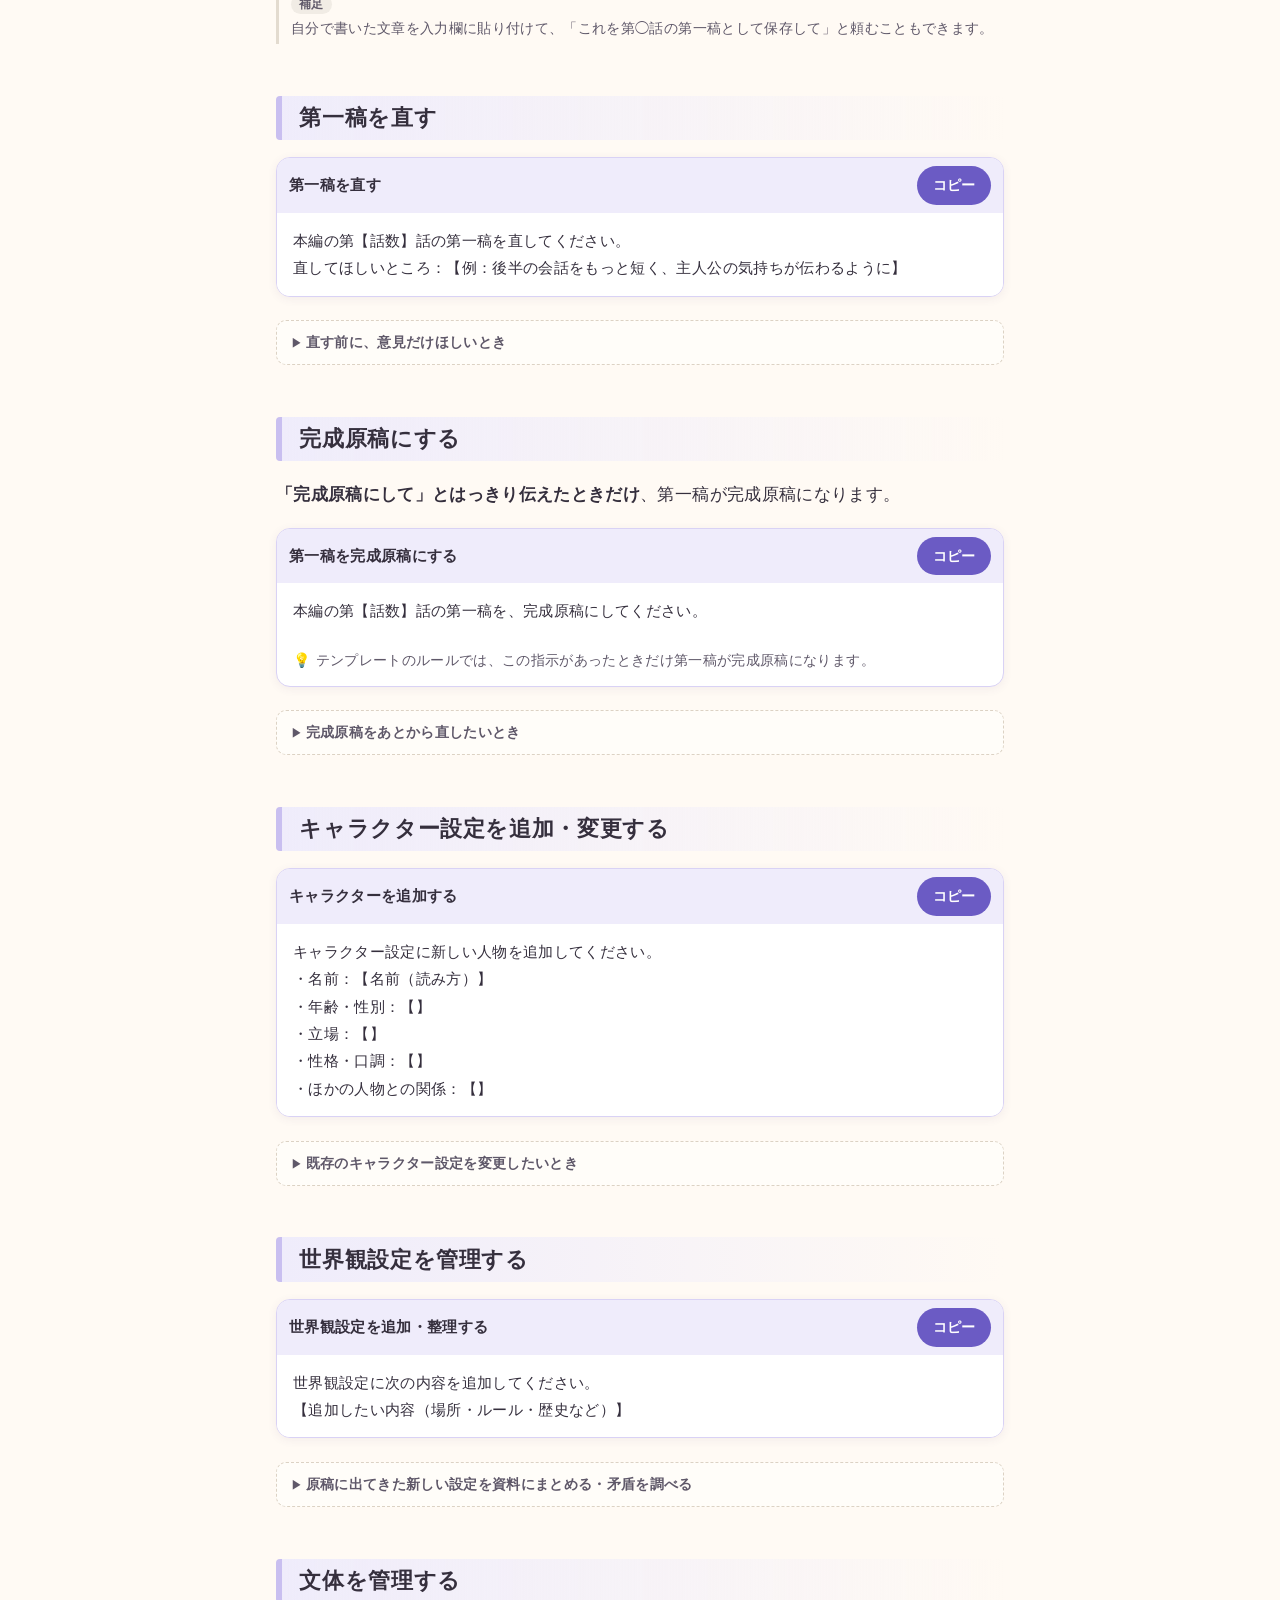
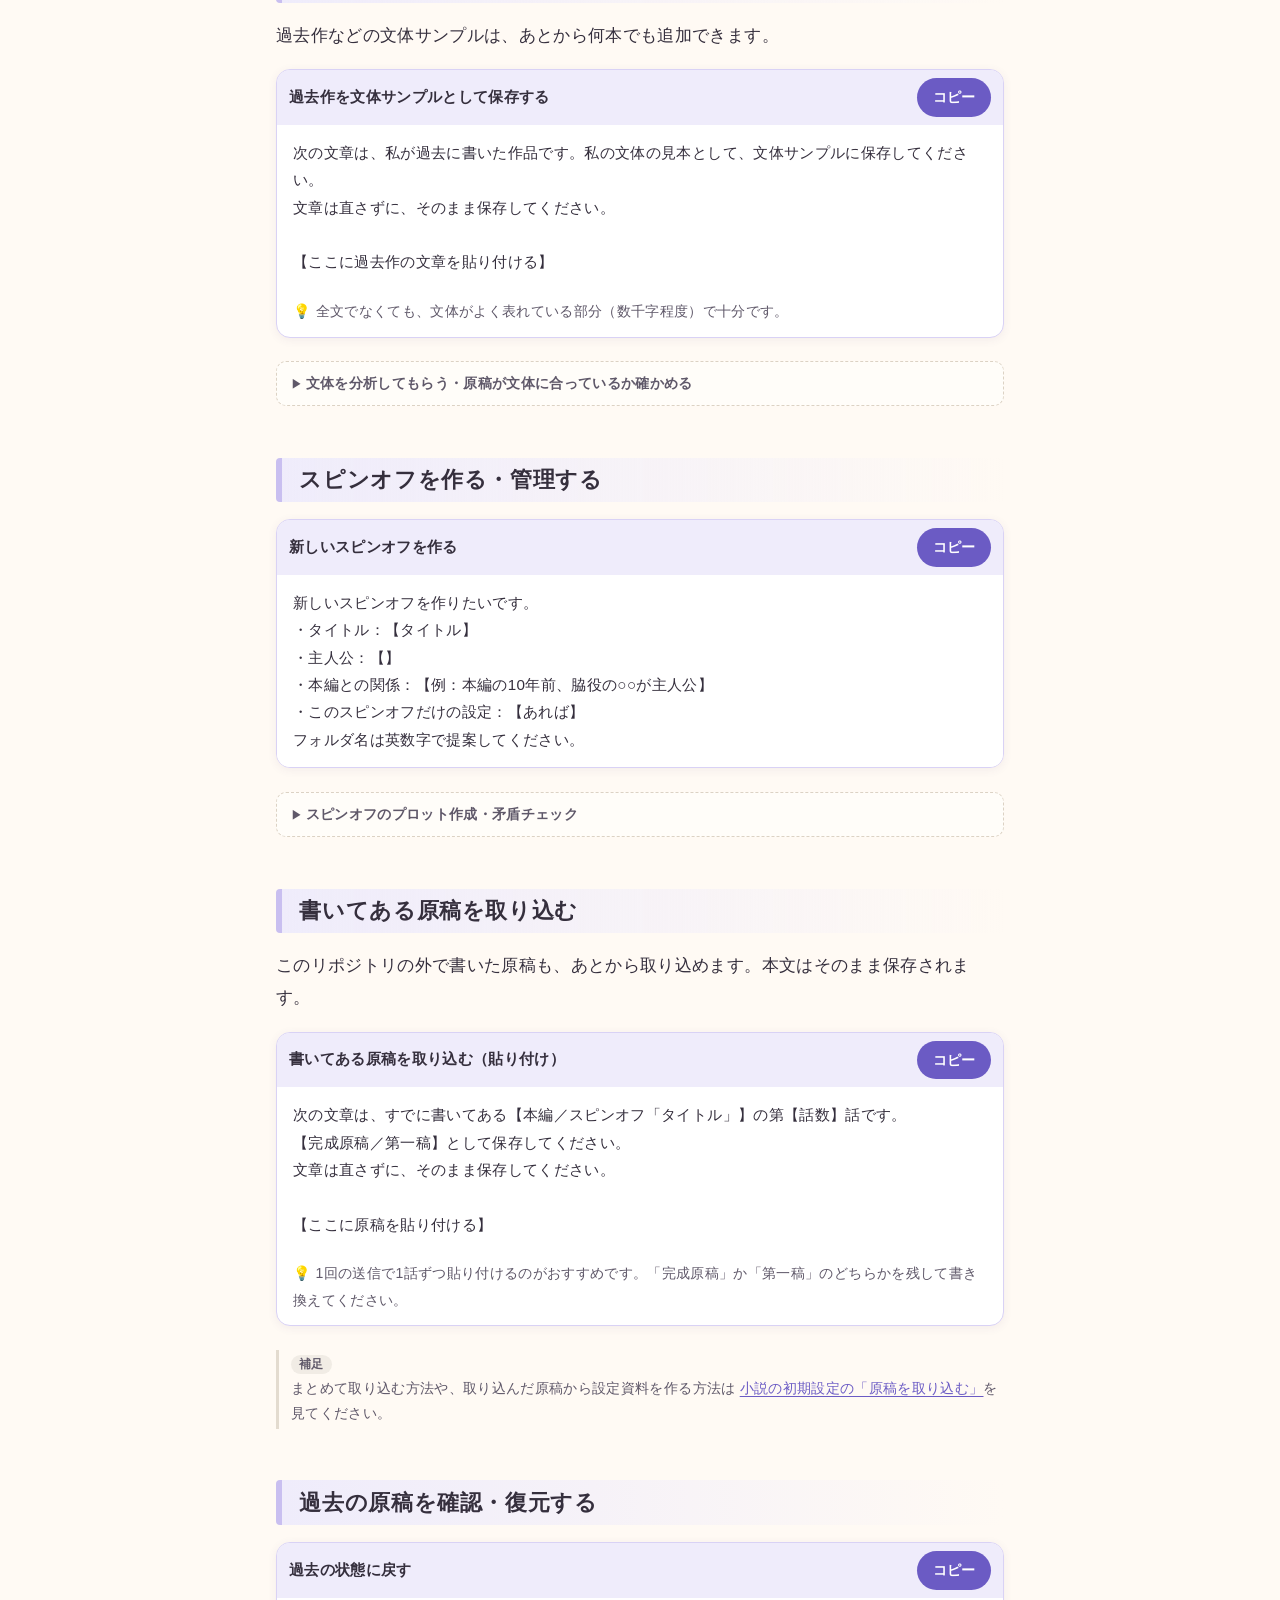
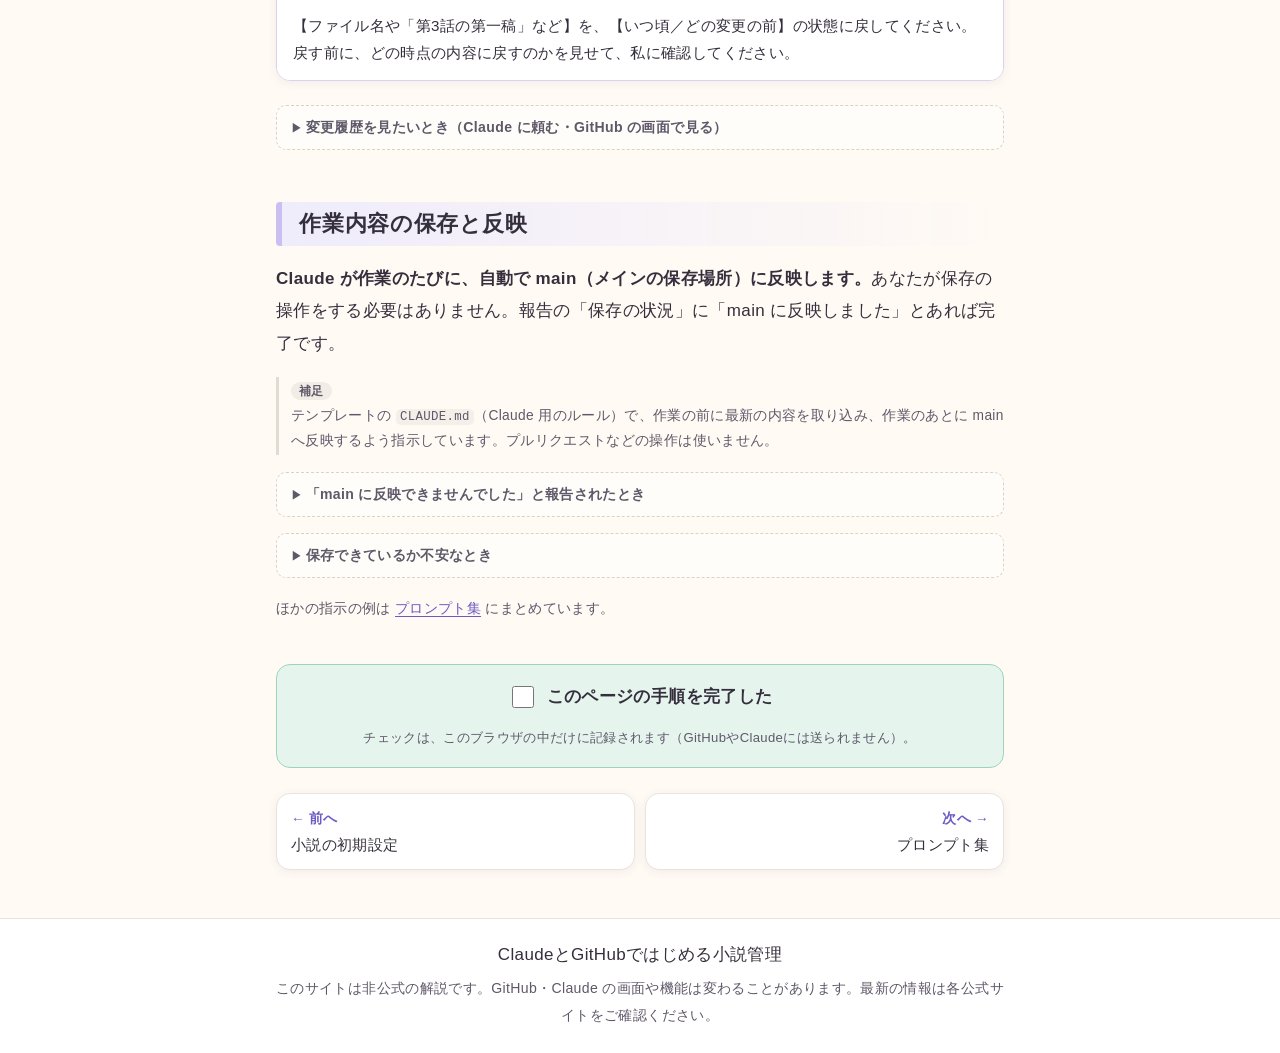
<file: writing.html>
<!doctype html>
<html lang="ja">
<head>
<meta charset="utf-8">
<meta name="viewport" content="width=device-width, initial-scale=1">
<title>小説の執筆と管理｜ClaudeとGitHubではじめる小説管理</title>
<meta name="description" content="プロット作成、第一稿の執筆と修正、完成原稿としての保存、設定資料の管理、スピンオフ、過去の原稿の確認・復元の方法と、プロンプト例を紹介します。">
<link rel="icon" href="favicon.svg" type="image/svg+xml">
<link rel="stylesheet" href="assets/css/style.css">
<script src="assets/js/config.js" defer></script>
<script src="assets/js/prompts.js" defer></script>
<script src="assets/js/main.js" defer></script>
</head>
<body>
<a class="skip-link" href="#main">本文へ移動</a>
<header id="site-header" class="site-header">
  <div class="header-inner"><a class="brand" href="index.html">ClaudeとGitHubではじめる小説管理</a></div>
</header>

<main id="main">
<div id="progress" class="progress" aria-live="polite"></div>
<noscript><p class="callout callout-warn">このサイトのメニューやコピーボタンを使うには、ブラウザのJavaScriptを有効にしてください。</p></noscript>

<!-- ===== ここから本文 ===== -->
<article>
<h1>小説の執筆と管理</h1>

<div class="todo">
  <p class="todo-title">いつもの流れ</p>
  <ol>
    <li>Claude Code を開いて、小説のリポジトリを選ぶ</li>
    <li>やりたいことを日本語で頼む（下のプロンプト例を使えます）</li>
    <li>報告の「保存の状況」で、<a href="#save">main に反映された</a>ことを確認する</li>
  </ol>
  <p class="todo-meta">このページは、必要なところだけ読めばOKです。小さい文字の「補足」と、▶ で開く説明は読み飛ばしても大丈夫です。</p>
</div>

<div class="note" id="save-summary"><p>保存は Claude が自動で行います。作業のたびに、GitHub のメインの保存場所（main）に反映されます。</p></div>

<h2 id="flow">原稿の流れ</h2>
<p><strong>① プロット</strong>（<code>plots/</code>） → <strong>② 第一稿</strong>（<code>drafts/</code>） → <strong>③ 完成原稿</strong>（作品フォルダの直下）の順に育てていきます。</p>
<details class="more">
  <summary>テンプレートのルールで守られていること<span class="more-tag">知っておくと安心</span></summary>
  <div class="more-body">
    <ul>
      <li>完成原稿は、あなたがはっきり指示しない限り変更されません</li>
      <li>原稿の削除は、あなたの許可が必要です</li>
      <li>第一稿を完成原稿にするのも、あなたの指示があったときだけです</li>
      <li>共通設定とスピンオフの設定が食い違っていたら、Claude はあなたに確認します</li>
      <li>Claude は、既存の原稿・設定・文体サンプルを読んでから執筆します</li>
    </ul>
    <p>原稿は <code>.txt</code>、プロットや設定資料は <code>.md</code> で保存されます。</p>
  </div>
</details>
<div class="note"><p>プロンプトの【 】の部分は、自分の内容に書き換えて使ってください。ふだんの言葉で頼んでも大丈夫です。</p></div>

<h2 id="plot">プロットを作る</h2>
<div data-prompt="plot-create"></div>
<details class="more"><summary>案をいくつか出してもらってから選びたいとき</summary><div class="more-body">
  <div data-prompt="plot-ideas"></div>
</div></details>

<h2 id="draft">第一稿を書く</h2>
<div data-prompt="draft-write"></div>
<div class="note"><p>自分で書いた文章を入力欄に貼り付けて、「これを第◯話の第一稿として保存して」と頼むこともできます。</p></div>

<h2 id="revise">第一稿を直す</h2>
<div data-prompt="revise-draft"></div>
<details class="more"><summary>直す前に、意見だけほしいとき</summary><div class="more-body">
  <div data-prompt="revise-review"></div>
</div></details>

<h2 id="final">完成原稿にする</h2>
<p><strong>「完成原稿にして」とはっきり伝えたときだけ</strong>、第一稿が完成原稿になります。</p>
<div data-prompt="finalize"></div>
<details class="more"><summary>完成原稿をあとから直したいとき</summary><div class="more-body">
  <p>「完成原稿の」と明記して頼みます。</p>
  <div data-prompt="fix-final"></div>
</div></details>

<h2 id="character">キャラクター設定を追加・変更する</h2>
<div data-prompt="character-add"></div>
<details class="more"><summary>既存のキャラクター設定を変更したいとき</summary><div class="more-body">
  <div data-prompt="character-update"></div>
</div></details>

<h2 id="world">世界観設定を管理する</h2>
<div data-prompt="world-add"></div>
<details class="more"><summary>原稿に出てきた新しい設定を資料にまとめる・矛盾を調べる</summary><div class="more-body">
  <div data-prompt="settings-from-draft"></div>
  <div data-prompt="check-all"></div>
</div></details>

<h2 id="style">文体を管理する</h2>
<p>過去作などの文体サンプルは、あとから何本でも追加できます。</p>
<div data-prompt="style-save"></div>
<details class="more"><summary>文体を分析してもらう・原稿が文体に合っているか確かめる</summary><div class="more-body">
  <div data-prompt="style-analyze"></div>
  <div data-prompt="style-check"></div>
</div></details>

<h2 id="spinoff">スピンオフを作る・管理する</h2>
<div data-prompt="spinoff-create"></div>
<details class="more"><summary>スピンオフのプロット作成・矛盾チェック</summary><div class="more-body">
  <p>スピンオフは <code>spinoffs/</code> の中に作品ごとのフォルダで管理し、共通の設定は本編と共有します。</p>
  <div data-prompt="spinoff-plot"></div>
  <div data-prompt="check-spinoff"></div>
</div></details>

<h2 id="import">書いてある原稿を取り込む</h2>
<p>このリポジトリの外で書いた原稿も、あとから取り込めます。本文はそのまま保存されます。</p>
<div data-prompt="import-paste"></div>
<div class="note"><p>まとめて取り込む方法や、取り込んだ原稿から設定資料を作る方法は <a href="initial-setup.html#import">小説の初期設定の「原稿を取り込む」</a>を見てください。</p></div>

<h2 id="history">過去の原稿を確認・復元する</h2>
<div data-prompt="restore"></div>
<details class="more"><summary>変更履歴を見たいとき（Claude に頼む・GitHub の画面で見る）</summary><div class="more-body">
  <div data-prompt="history"></div>
  <h3>GitHub の画面で見る</h3>
  <ol>
    <li>GitHub で小説のリポジトリを開き、見たいファイルをクリックします。</li>
    <li>ファイルの上のほうにある <span class="ui">History</span> を押すと、変更の一覧が表示されます。</li>
  </ol>
  <figure class="shot" data-shot="github-file-history" data-caption="ファイルの変更履歴"></figure>
  <p>履歴に残るのは、GitHub に保存（反映）された変更です。</p>
</div></details>

<h2 id="save">作業内容の保存と反映</h2>
<p><strong>Claude が作業のたびに、自動で main（メインの保存場所）に反映します。</strong>あなたが保存の操作をする必要はありません。報告の「保存の状況」に「main に反映しました」とあれば完了です。</p>
<div class="note"><p>テンプレートの <code>CLAUDE.md</code>（Claude 用のルール）で、作業の前に最新の内容を取り込み、作業のあとに main へ反映するよう指示しています。プルリクエストなどの操作は使いません。</p></div>
<details class="more" id="save-failed">
  <summary>「main に反映できませんでした」と報告されたとき</summary>
  <div class="more-body">
    <p>作業内容は「作業用の保存場所（ブランチ）」には保存されています。次の手順で、手動で main に反映できます。</p>
    <ol>
      <li>Claude Code の画面で <span class="ui">Create PR</span> を押します。</li>
      <li>表示されたリンクから GitHub のページを開き、<span class="ui">Merge pull request</span> を押します。</li>
      <li><span class="ui">Confirm merge</span> を押します。</li>
    </ol>
    <figure class="shot" data-shot="claude-code-create-pr" data-caption="Claude Code の「Create PR」ボタン"></figure>
    <figure class="shot" data-shot="github-merge-pr" data-caption="GitHub の「Merge pull request」ボタン"></figure>
    <p>「競合」と報告された場合は、同じ場所が別々に変更されている状態です。Claude にどうすればよいか聞いてください。</p>
  </div>
</details>
<details class="more">
  <summary>保存できているか不安なとき</summary>
  <div class="more-body">
    <div data-prompt="trouble-save-status"></div>
  </div>
</details>
<p class="small">ほかの指示の例は <a href="prompts.html">プロンプト集</a> にまとめています。</p>
</article>
<!-- ===== ここまで本文 ===== -->

<div id="step-done" class="step-done"></div>
<nav id="pager" class="pager" aria-label="前後のページ"></nav>
</main>

<footer id="site-footer" class="site-footer"></footer>
</body>
</html>
</file>
<file: assets/css/style.css>
/* =========================================================
   ClaudeとGitHubではじめる小説管理 — 共通スタイル
   色はすべて :root の変数で管理しています。
   ========================================================= */
:root {
  color-scheme: light;
  --bg: #fffaf4;
  --surface: #ffffff;
  --text: #352f3d;
  --text-sub: #5f5869;
  --line: #ece4d9;

  --primary: #6b5bc4;        /* ボタン・リンク（白文字でも読める濃さ） */
  --primary-dark: #54479f;
  --primary-soft: #efecfb;   /* ラベンダー */

  --mint-soft: #e5f5ee;
  --mint-line: #9fd4bb;
  --pink-soft: #fdecef;
  --pink-line: #f0b3bf;
  --yellow-soft: #fff6dc;
  --yellow-line: #ecd08a;
  --blue-soft: #e8f1fb;
  --blue-line: #a9c7ea;

  --radius: 14px;
  --shadow: 0 2px 10px rgba(80, 60, 110, 0.07);
  --content-width: 760px;

  --font: "Hiragino Maru Gothic ProN", "Hiragino Sans", "Hiragino Kaku Gothic ProN",
          "BIZ UDPGothic", "Yu Gothic UI", "Yu Gothic", YuGothic, "Meiryo",
          "Noto Sans JP", "Noto Sans CJK JP", sans-serif;
  --font-mono: ui-monospace, "SFMono-Regular", Menlo, Consolas, "BIZ UDGothic", "MS Gothic", monospace;
}

*, *::before, *::after { box-sizing: border-box; }

html { -webkit-text-size-adjust: 100%; scroll-behavior: smooth; }

body {
  margin: 0;
  background: var(--bg);
  color: var(--text);
  font-family: var(--font);
  font-size: 17px;
  line-height: 1.9;
  letter-spacing: 0.02em;
  overflow-wrap: anywhere;
}

img { max-width: 100%; height: auto; }

a { color: var(--primary); text-underline-offset: 3px; }
a:hover { color: var(--primary-dark); }

:focus-visible { outline: 3px solid #f2a65a; outline-offset: 2px; border-radius: 4px; }

.skip-link {
  position: absolute; left: -9999px; top: 0;
  background: var(--primary); color: #fff; padding: 8px 14px; z-index: 100;
}
.skip-link:focus { left: 8px; top: 8px; }

/* ---------- ヘッダー ---------- */
.site-header {
  background: var(--surface);
  border-bottom: 1px solid var(--line);
  position: sticky; top: 0; z-index: 50;
}
.header-inner {
  max-width: 1100px; margin: 0 auto;
  display: flex; align-items: center; justify-content: space-between;
  padding: 10px 16px; gap: 12px;
}
.brand {
  display: flex; align-items: center; gap: 8px;
  color: var(--text); text-decoration: none; font-weight: 700; line-height: 1.4;
}
.brand-mark {
  display: inline-grid; place-items: center;
  width: 34px; height: 34px; border-radius: 10px;
  background: var(--primary-soft); color: var(--primary); font-size: 18px; flex: none;
}
.brand-name { font-size: 16px; }

.menu-toggle {
  font: inherit; font-size: 15px;
  background: var(--primary-soft); color: var(--primary-dark);
  border: 1px solid #d9d2f5; border-radius: 999px;
  padding: 6px 16px; cursor: pointer; white-space: nowrap; flex: none;
}
.site-nav { display: none; border-top: 1px solid var(--line); }
.site-nav.is-open { display: block; }
.nav-list {
  list-style: none; margin: 0 auto; padding: 8px 16px 14px; max-width: 1100px;
  display: grid; gap: 4px;
}
.nav-list a {
  display: flex; align-items: center; justify-content: space-between;
  padding: 8px 12px; border-radius: 10px;
  color: var(--text); text-decoration: none; font-size: 15px;
}
.nav-list a:hover { background: var(--primary-soft); }
.nav-list a[aria-current="page"] { background: var(--primary-soft); color: var(--primary-dark); font-weight: 700; }
.nav-done { color: #2f8a5f; font-weight: 700; margin-left: 8px; }

@media (min-width: 960px) {
  .menu-toggle { display: none; }
  .site-nav { display: block; border-top: 0; }
  .nav-list { display: flex; flex-wrap: wrap; gap: 2px; padding: 0 16px 8px; }
  .nav-list a { padding: 4px 10px; font-size: 14px; }
}

/* ---------- レイアウト ---------- */
main { max-width: var(--content-width); margin: 0 auto; padding: 24px 16px 48px; }

h1, h2, h3, h4 { line-height: 1.45; letter-spacing: 0.03em; }
h1 { font-size: 1.7rem; margin: 0.4em 0 0.6em; }
h2 {
  font-size: 1.35rem; margin: 2.4em 0 0.8em; padding: 0.3em 0 0.3em 0.8em;
  border-left: 6px solid #c9bff0; background: linear-gradient(90deg, var(--primary-soft), transparent);
  border-radius: 4px;
}
h3 { font-size: 1.12rem; margin: 2em 0 0.6em; }
p { margin: 0 0 1em; }
ul, ol { padding-left: 1.4em; }
li { margin: 0.25em 0; }

.lead { font-size: 1.05rem; color: var(--text-sub); }
.small { font-size: 0.88rem; color: var(--text-sub); }

kbd, .ui {
  display: inline-block; padding: 0 0.45em; margin: 0 0.1em;
  border: 1px solid #d8d0c4; border-bottom-width: 2px; border-radius: 6px;
  background: #fff; font-size: 0.92em; line-height: 1.6; font-weight: 600; white-space: nowrap;
}
code {
  font-family: var(--font-mono); font-size: 0.9em;
  background: #f4efe8; border-radius: 5px; padding: 0.1em 0.35em;
}

/* ---------- 進行状況 ---------- */
.progress {
  background: var(--surface); border: 1px solid var(--line);
  border-radius: var(--radius); padding: 12px 14px; margin-bottom: 8px; box-shadow: var(--shadow);
}
.progress-label { margin: 0 0 8px; font-size: 15px; }
.progress-steps {
  list-style: none; margin: 0; padding: 0;
  display: grid; grid-template-columns: repeat(5, 1fr); gap: 4px;
}
.progress-step a {
  display: flex; flex-direction: column; align-items: center; gap: 2px;
  text-decoration: none; color: var(--text-sub); font-size: 12px; line-height: 1.35; text-align: center;
}
.progress-step .dot {
  display: grid; place-items: center; width: 30px; height: 30px; border-radius: 50%;
  background: #f1ece5; color: var(--text-sub); font-weight: 700; font-size: 14px;
}
.progress-step.is-done .dot { background: var(--mint-soft); color: #23704c; border: 2px solid var(--mint-line); }
.progress-step.is-current .dot { background: var(--primary); color: #fff; }
.progress-step.is-current a { color: var(--primary-dark); font-weight: 700; }
@media (max-width: 480px) { .step-name { display: none; } }

/* ---------- 手順 ---------- */
.steps { list-style: none; counter-reset: step; padding: 0; margin: 1em 0 1.5em; }
.steps > li {
  counter-increment: step; position: relative;
  background: var(--surface); border: 1px solid var(--line); border-radius: var(--radius);
  padding: 14px 16px 14px 60px; margin: 0 0 12px; box-shadow: var(--shadow);
}
.steps > li::before {
  content: counter(step);
  position: absolute; left: 14px; top: 14px;
  width: 32px; height: 32px; border-radius: 50%;
  display: grid; place-items: center;
  background: var(--primary-soft); color: var(--primary-dark); font-weight: 700;
}
.steps > li > :last-child { margin-bottom: 0; }
.steps .shot { margin-top: 10px; }

/* ---------- 注意書き ---------- */
.callout {
  border-radius: var(--radius); padding: 14px 16px; margin: 1.2em 0;
  border: 1px solid var(--blue-line); background: var(--blue-soft);
}
.callout > :last-child { margin-bottom: 0; }
.callout-title { font-weight: 700; margin-bottom: 0.3em; }
.callout-tip { background: var(--mint-soft); border-color: var(--mint-line); }
.callout-warn { background: var(--pink-soft); border-color: var(--pink-line); }
.callout-pending { background: var(--yellow-soft); border-color: var(--yellow-line); }
.badge {
  display: inline-block; font-size: 0.75rem; font-weight: 700; line-height: 1.6;
  padding: 0 0.7em; border-radius: 999px; vertical-align: 0.15em; margin-left: 0.3em;
  background: var(--yellow-soft); border: 1px solid var(--yellow-line); color: #7a5a06;
}

/* ---------- スクリーンショット ---------- */
.shot { margin: 1em 0; }
.shot img { display: block; border: 1px solid var(--line); border-radius: 10px; }
.shot-placeholder {
  display: flex; flex-direction: column; align-items: center; justify-content: center;
  min-height: 150px; padding: 16px;
  border: 2px dashed #d9cfc2; border-radius: 10px; background: #fbf7f1; color: var(--text-sub);
}
.shot-icon { font-size: 28px; }
.shot-label { font-weight: 700; }
.shot-id { font-size: 12px; font-family: var(--font-mono); }
.shot figcaption { font-size: 0.88rem; color: var(--text-sub); margin-top: 6px; text-align: center; }

/* ---------- プロンプト（コピー） ---------- */
.prompt-box {
  background: var(--surface); border: 1px solid #d9d2f5; border-radius: var(--radius);
  margin: 1em 0 1.4em; overflow: hidden; box-shadow: var(--shadow);
}
.prompt-head {
  display: flex; align-items: center; justify-content: space-between; gap: 8px; flex-wrap: wrap;
  background: var(--primary-soft); padding: 8px 12px;
}
.prompt-title { font-weight: 700; font-size: 0.95rem; }
.prompt-text {
  margin: 0; padding: 14px 16px;
  font-family: var(--font); font-size: 0.95rem; line-height: 1.8;
  white-space: pre-wrap; word-break: break-word; background: #fff;
}
.prompt-note { margin: 0; padding: 8px 16px 12px; font-size: 0.88rem; color: var(--text-sub); }
.copy-btn {
  font: inherit; font-size: 14px; font-weight: 700; cursor: pointer;
  background: var(--primary); color: #fff; border: 0; border-radius: 999px;
  padding: 6px 16px; min-height: 36px;
}
.copy-btn:hover { background: var(--primary-dark); }
.copy-btn.is-copied { background: #2f8a5f; }

/* ---------- ボタン ---------- */
.button {
  display: inline-block; text-decoration: none; text-align: center;
  background: var(--primary); color: #fff; font-weight: 700;
  padding: 12px 28px; border-radius: 999px; box-shadow: 0 3px 0 var(--primary-dark);
}
.button:hover { color: #fff; background: var(--primary-dark); }
.button-large { font-size: 1.15rem; padding: 14px 40px; }

/* ---------- 表 ---------- */
.table-wrap { overflow-x: auto; margin: 1em 0 1.4em; }
table { border-collapse: collapse; width: 100%; background: var(--surface); font-size: 0.95rem; }
th, td { border: 1px solid var(--line); padding: 8px 10px; text-align: left; vertical-align: top; }
th { background: #f7f2ea; white-space: nowrap; }

/* ---------- カード（トップ） ---------- */
.hero {
  text-align: center; padding: 32px 16px 24px;
  background: linear-gradient(160deg, var(--primary-soft), var(--pink-soft) 60%, var(--mint-soft));
  border-radius: 24px; margin-bottom: 8px;
}
.hero h1 { font-size: 1.9rem; margin-top: 0; }
.hero .lead { color: var(--text); }
.cards { display: grid; gap: 12px; grid-template-columns: 1fr; margin: 1em 0; }
@media (min-width: 640px) { .cards { grid-template-columns: 1fr 1fr; } }
.card {
  background: var(--surface); border: 1px solid var(--line); border-radius: var(--radius);
  padding: 16px; box-shadow: var(--shadow);
}
.card h3 { margin: 0 0 0.4em; font-size: 1.05rem; }
.card p { margin: 0 0 0.5em; font-size: 0.95rem; }
.card p:last-child { margin-bottom: 0; }
.card-icon { font-size: 1.6rem; display: block; margin-bottom: 4px; }

/* ---------- チェックリスト（トップ） ---------- */
.checklist { list-style: none; padding: 0; margin: 1em 0; }
.checklist-item a {
  display: flex; align-items: center; gap: 12px; text-decoration: none; color: var(--text);
  background: var(--surface); border: 1px solid var(--line); border-radius: var(--radius);
  padding: 12px 14px; margin-bottom: 8px; box-shadow: var(--shadow);
}
.checklist-item a:hover { border-color: #c9bff0; }
.check-no {
  flex: none; display: grid; place-items: center; width: 32px; height: 32px; border-radius: 50%;
  background: var(--primary-soft); color: var(--primary-dark); font-weight: 700;
}
.checklist-item.is-done .check-no { background: var(--mint-soft); color: #23704c; }
.check-title { flex: 1; font-weight: 600; }
.check-badge { font-size: 0.8rem; padding: 0 10px; border-radius: 999px; background: var(--mint-soft); color: #23704c; font-weight: 700; }
.checklist-item.is-next .check-badge { background: var(--yellow-soft); color: #7a5a06; }
.checklist-item.is-next a { border: 2px solid #c9bff0; }

/* ---------- 完了チェック・前へ次へ ---------- */
.step-done {
  margin: 2.5em 0 1em; padding: 16px; border-radius: var(--radius);
  background: var(--mint-soft); border: 1px solid var(--mint-line); text-align: center;
}
.done-label { display: inline-flex; align-items: center; gap: 10px; font-weight: 700; cursor: pointer; }
.done-label input { width: 22px; height: 22px; accent-color: #2f8a5f; }
.done-note { font-size: 0.82rem; color: var(--text-sub); margin: 6px 0 0; }

.pager { display: grid; grid-template-columns: 1fr 1fr; gap: 10px; margin-top: 1.5em; }
.pager-link {
  display: flex; flex-direction: column; gap: 2px; text-decoration: none;
  background: var(--surface); border: 1px solid var(--line); border-radius: var(--radius);
  padding: 12px 14px; box-shadow: var(--shadow); color: var(--text);
}
.pager-link:hover { border-color: #c9bff0; color: var(--text); }
.pager-next { text-align: right; grid-column: 2; }
.pager-dir { font-size: 0.85rem; color: var(--primary); font-weight: 700; }
.pager-title { font-size: 0.95rem; line-height: 1.5; }

/* ---------- 目次・FAQ ---------- */
.toc {
  background: var(--surface); border: 1px solid var(--line); border-radius: var(--radius);
  padding: 12px 16px; margin: 1em 0;
}
.toc p { margin: 0 0 4px; font-weight: 700; }
.toc ol { margin: 0; }

details.faq {
  background: var(--surface); border: 1px solid var(--line); border-radius: var(--radius);
  margin: 0 0 10px; box-shadow: var(--shadow);
}
details.faq summary {
  cursor: pointer; padding: 12px 16px; font-weight: 700; list-style: none; position: relative; padding-right: 40px;
}
details.faq summary::-webkit-details-marker { display: none; }
details.faq summary::before { content: "Q. "; color: var(--primary); }
details.faq summary::after { content: "＋"; position: absolute; right: 16px; color: var(--primary); }
details.faq[open] summary::after { content: "－"; }
details.faq .answer { padding: 0 16px 14px; border-top: 1px dashed var(--line); padding-top: 10px; }
details.faq .answer > :last-child { margin-bottom: 0; }

/* ---------- プロンプト集の絞り込み ---------- */
.filter { display: flex; flex-wrap: wrap; gap: 6px; margin: 1em 0 0.5em; }
.filter button {
  font: inherit; font-size: 14px; cursor: pointer;
  border: 1px solid #d9d2f5; background: var(--surface); color: var(--primary-dark);
  padding: 4px 14px; border-radius: 999px;
}
.filter button[aria-pressed="true"] { background: var(--primary); border-color: var(--primary); color: #fff; }

/* ---------- フッター ---------- */
.site-footer { border-top: 1px solid var(--line); background: var(--surface); }
.footer-inner { max-width: var(--content-width); margin: 0 auto; padding: 20px 16px; text-align: center; }
.footer-inner p { margin: 0 0 4px; }

@media (max-width: 480px) {
  body { font-size: 16px; }
  h1 { font-size: 1.45rem; }
  .hero h1 { font-size: 1.5rem; }
  .steps > li { padding-left: 52px; }
  .steps > li::before { left: 10px; }
}

@media print {
  .site-header, .pager, .step-done, .copy-btn, .progress { display: none; }
}

/* ページ内リンクで飛んだとき、見出しが固定ヘッダーに隠れないようにする */
[id] { scroll-margin-top: 120px; }

/* =========================================================
   読む優先度の部品
   ・通常の文字 …… 必ず読むこと（手順・注意）
   ・.todo ……… ページ冒頭の「このページでやること」
   ・.note ……… 補足（小さい文字。読み飛ばしてもOK）
   ・details.more … くわしい説明（クリックで開く。読み飛ばしてもOK）
   ========================================================= */
.todo {
  background: var(--surface); border: 2px solid #c9bff0; border-radius: var(--radius);
  padding: 14px 18px; margin: 0.6em 0 1.6em; box-shadow: var(--shadow);
}
.todo-title { font-weight: 700; color: var(--primary-dark); margin: 0 0 0.3em; }
.todo ol { margin: 0 0 0.4em; font-weight: 600; }
.todo-meta { margin: 0; font-size: 0.82rem; color: var(--text-sub); }

.note {
  font-size: 0.86rem; line-height: 1.8; color: var(--text-sub);
  border-left: 3px solid #e3dbcf; padding: 2px 0 2px 12px; margin: 0.6em 0 1.2em;
}
.note::before {
  content: "補足"; display: inline-block; font-size: 0.72rem; font-weight: 700; line-height: 1.6;
  padding: 0 8px; margin-bottom: 2px; border-radius: 999px; background: #f1ece5; color: var(--text-sub);
}
.note p, .note ul, .note ol { margin: 0 0 0.4em; }
.note > :last-child { margin-bottom: 0; }
.note .table-wrap { margin: 0.4em 0; }
.note table { font-size: 0.84rem; }

details.more {
  margin: 0.6em 0 1.2em; border: 1px dashed #dcd2c4; border-radius: 10px; background: #fffdf9;
  font-size: 0.88rem; color: var(--text-sub);
}
details.more > summary {
  cursor: pointer; padding: 8px 14px; font-weight: 700; color: var(--text-sub); list-style: none;
}
details.more > summary::-webkit-details-marker { display: none; }
details.more > summary::before { content: "▶ "; font-size: 0.75em; }
details.more[open] > summary::before { content: "▼ "; }
details.more > summary .more-tag {
  font-size: 0.72rem; font-weight: 700; padding: 0 8px; border-radius: 999px;
  background: #f1ece5; margin-left: 6px; vertical-align: 0.1em;
}
.more-body { padding: 0 14px 12px; line-height: 1.8; }
.more-body > :last-child { margin-bottom: 0; }
.more-body h3 { font-size: 0.98rem; color: var(--text); margin: 1em 0 0.4em; }
.more-body table { font-size: 0.84rem; }

/* 手順の中の補足は、さらに控えめに */
.steps .note { margin: 0.4em 0 0; }
.step-main { font-weight: 600; }

/* 必ず読む注意は、はっきり目立たせる */
.must {
  border-radius: var(--radius); padding: 12px 16px; margin: 1.2em 0;
  background: var(--pink-soft); border: 2px solid var(--pink-line);
}
.must::before {
  content: "必ず確認"; display: inline-block; font-size: 0.75rem; font-weight: 700;
  padding: 0 10px; border-radius: 999px; background: #c2415d; color: #fff; margin-bottom: 4px;
}
.must > :last-child { margin-bottom: 0; }
.must p { font-weight: 600; }

/* 画像の拡大リンク */
.shot-link { display: block; cursor: zoom-in; }

/* 画像の ①②③ に対応する操作の一覧 */
.marks { list-style: none; padding: 0; margin: 0.6em 0; }
.marks li { display: flex; gap: 8px; align-items: flex-start; font-weight: 600; margin: 0.4em 0; }
.marks .mark { flex: none; color: #e8590c; font-weight: 700; font-size: 1.1em; line-height: 1.7; }
</file>
